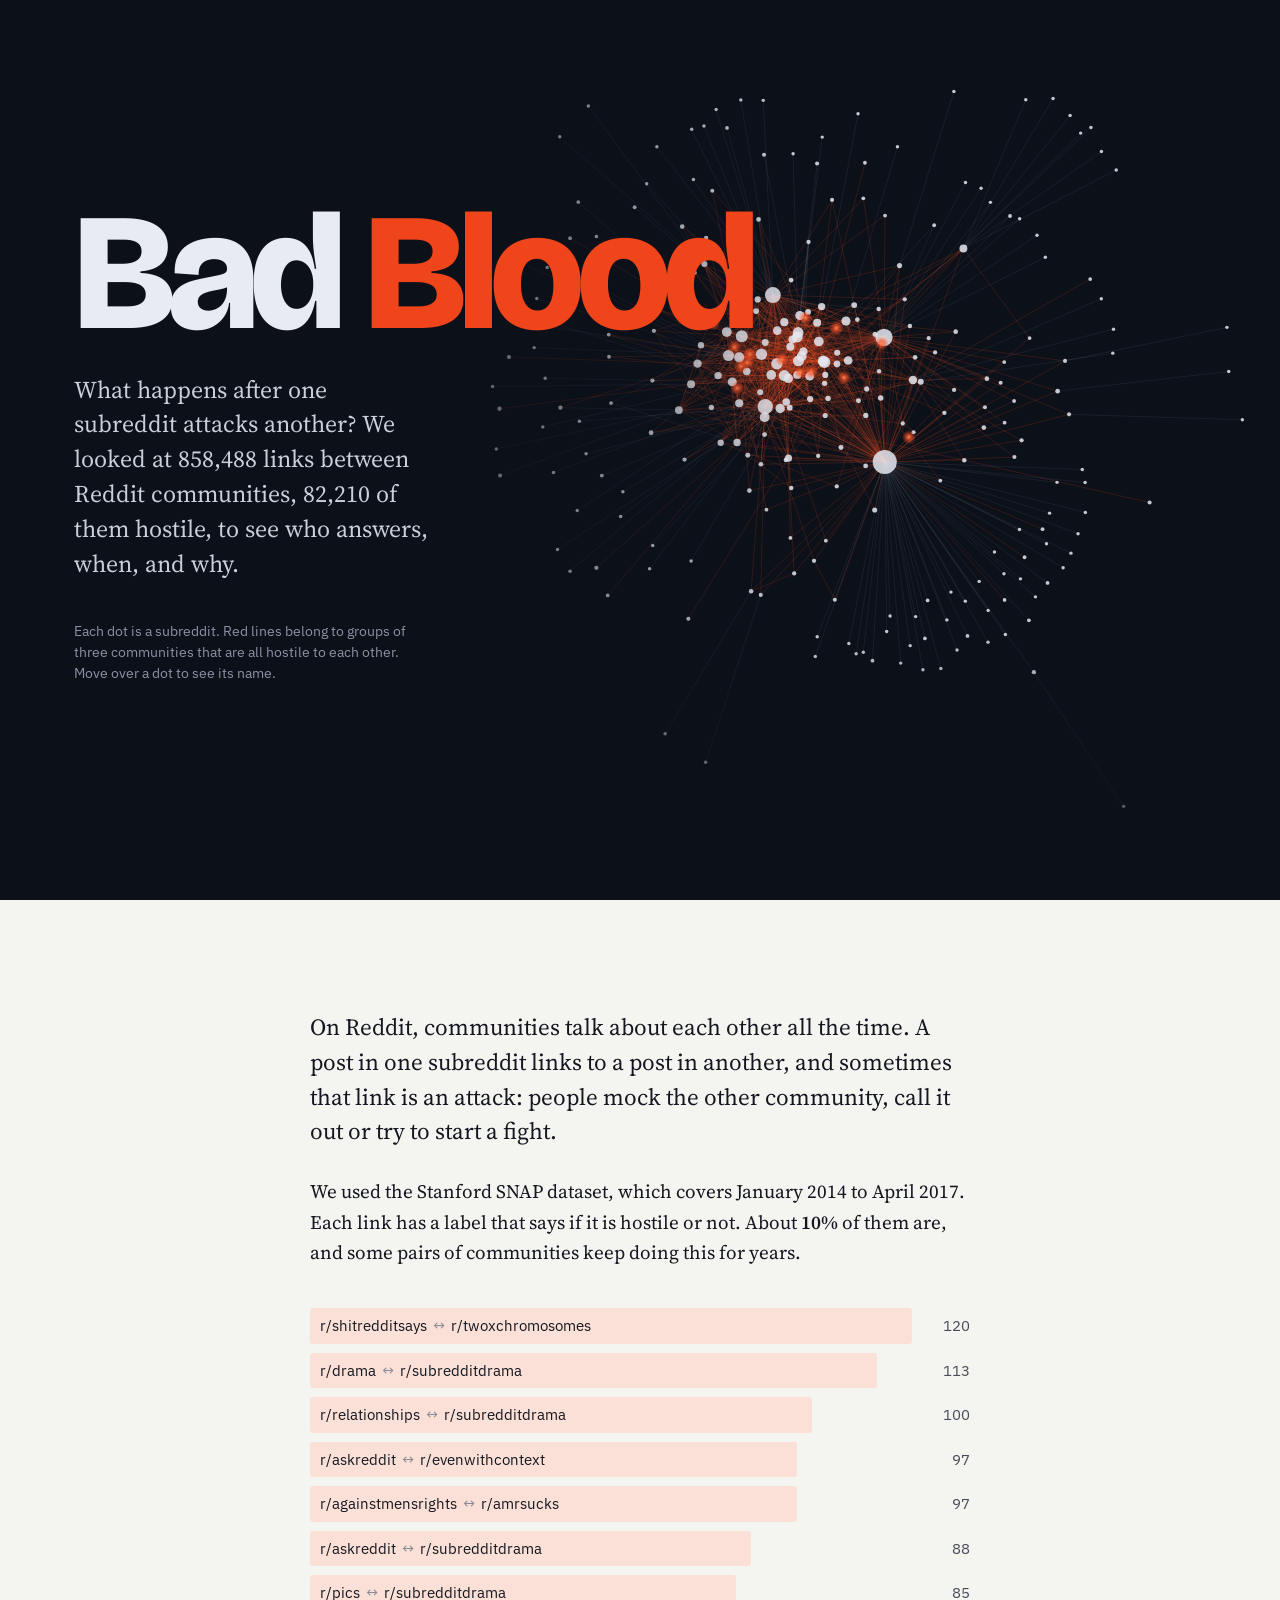
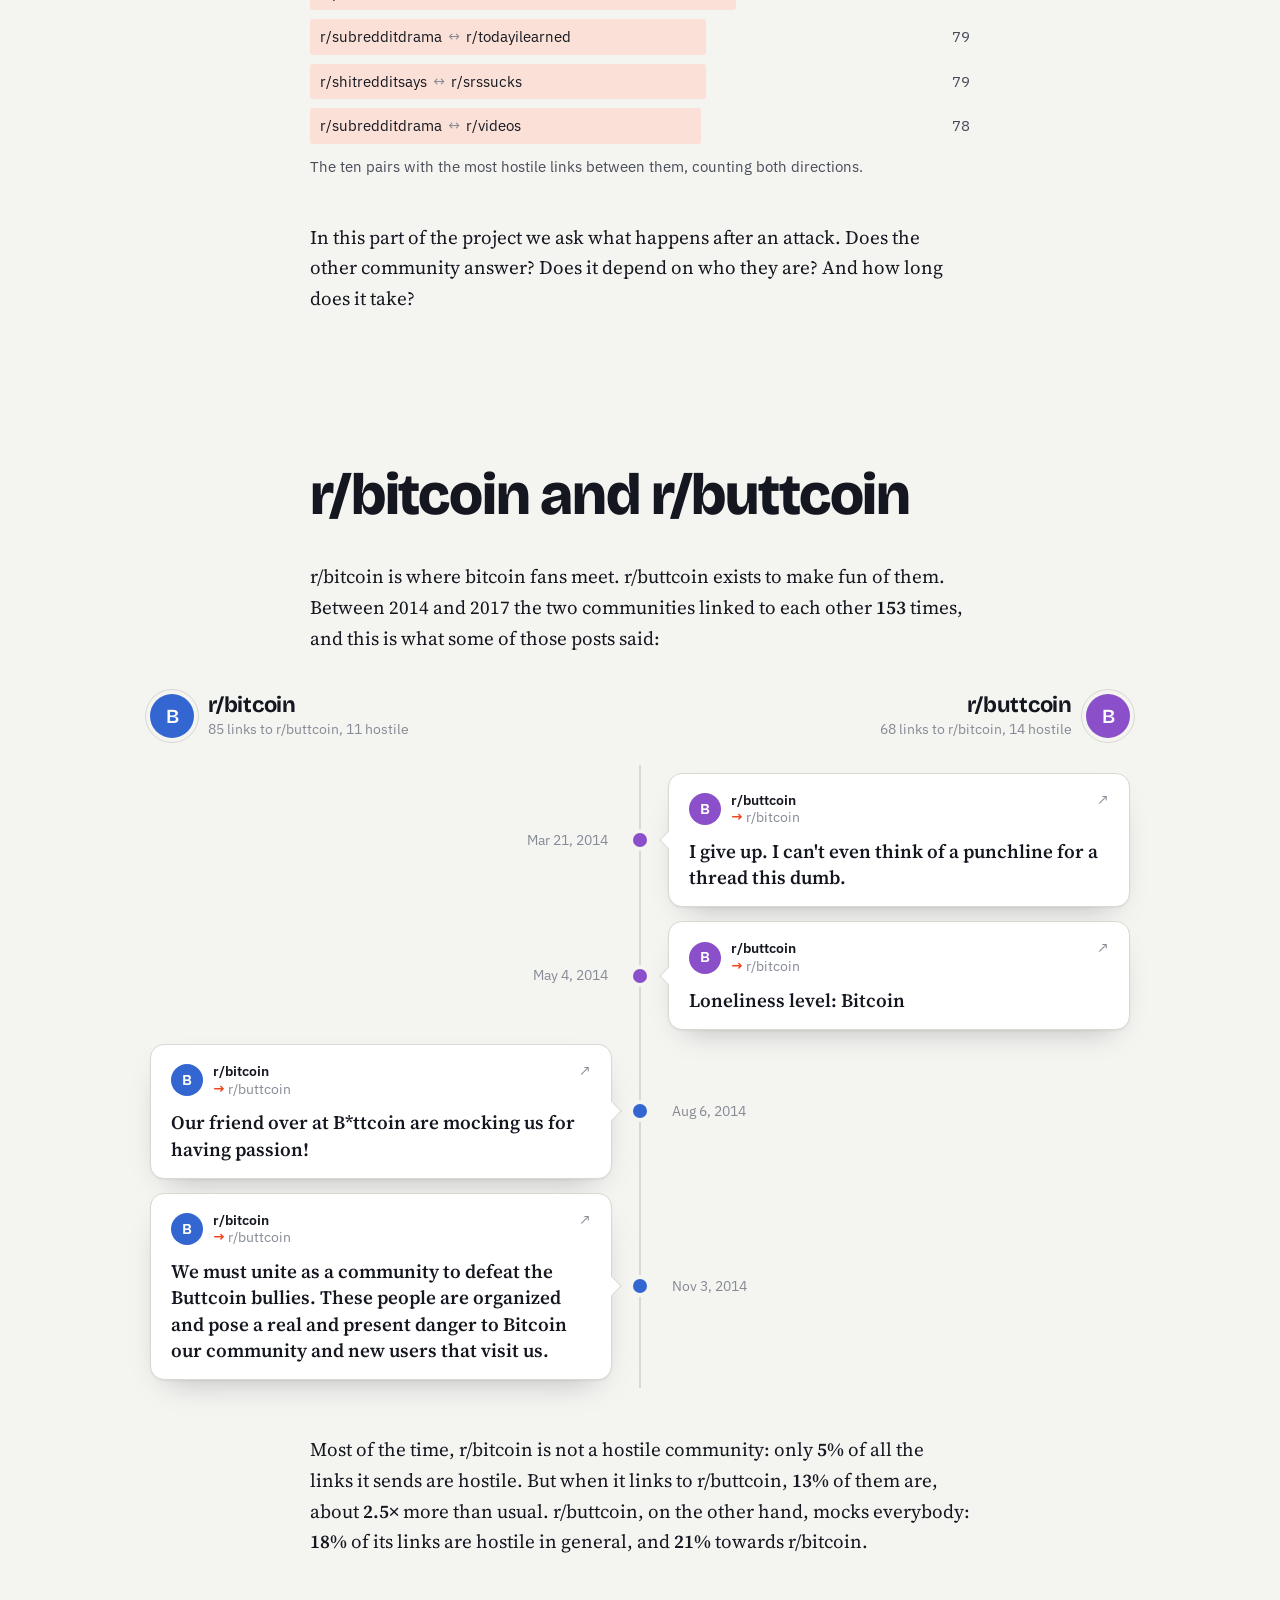
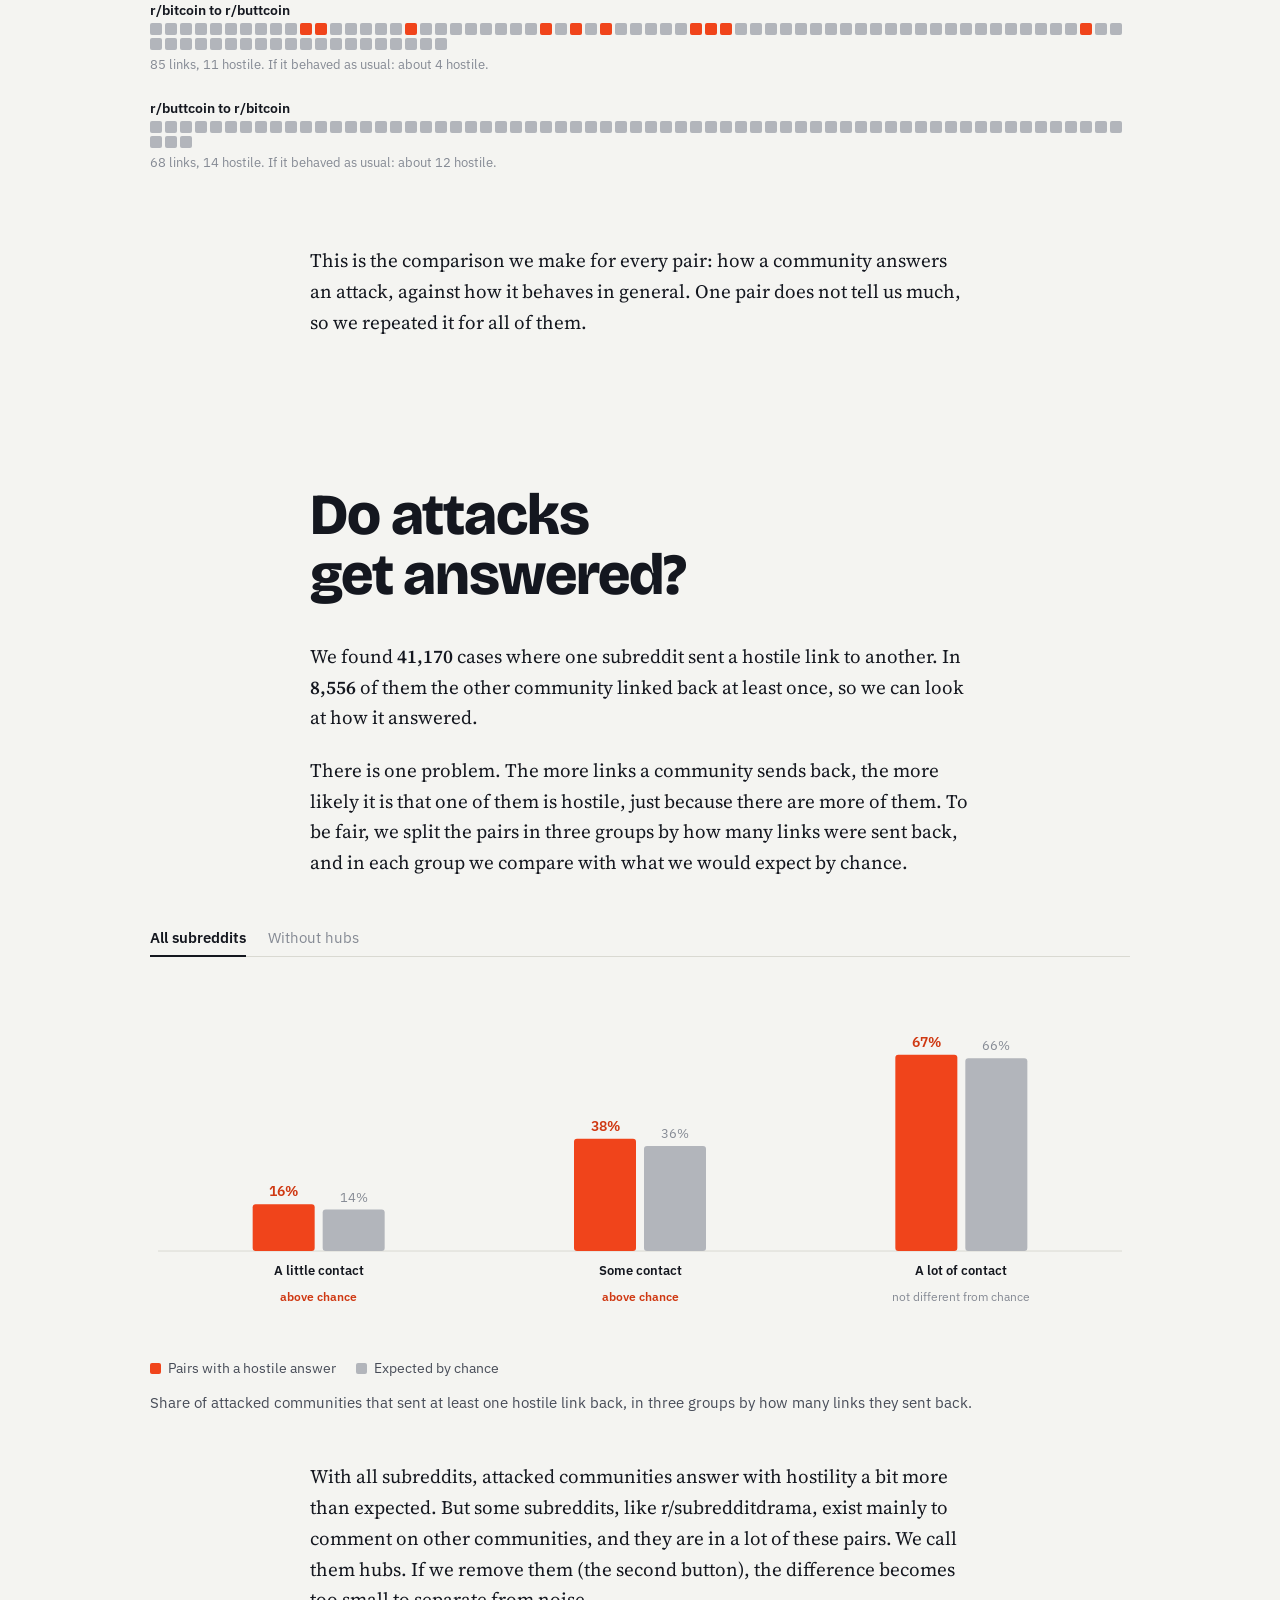
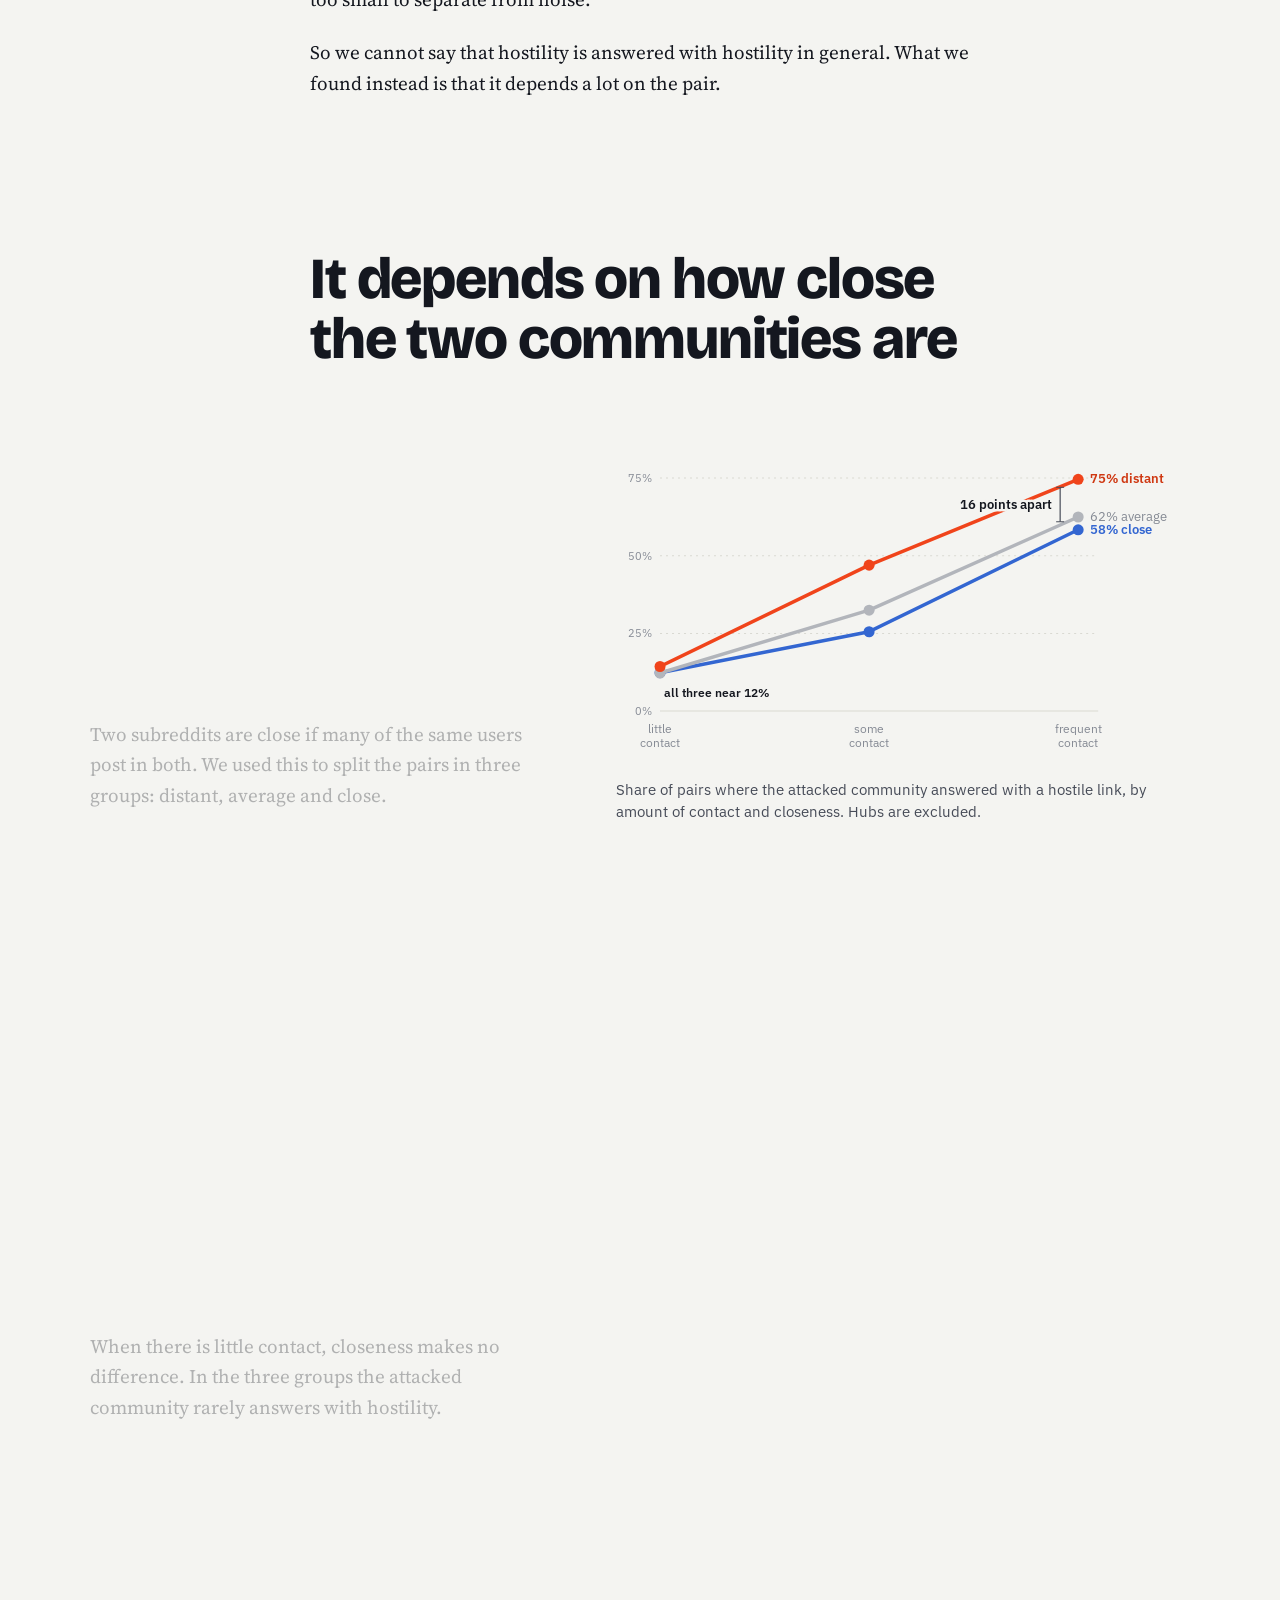
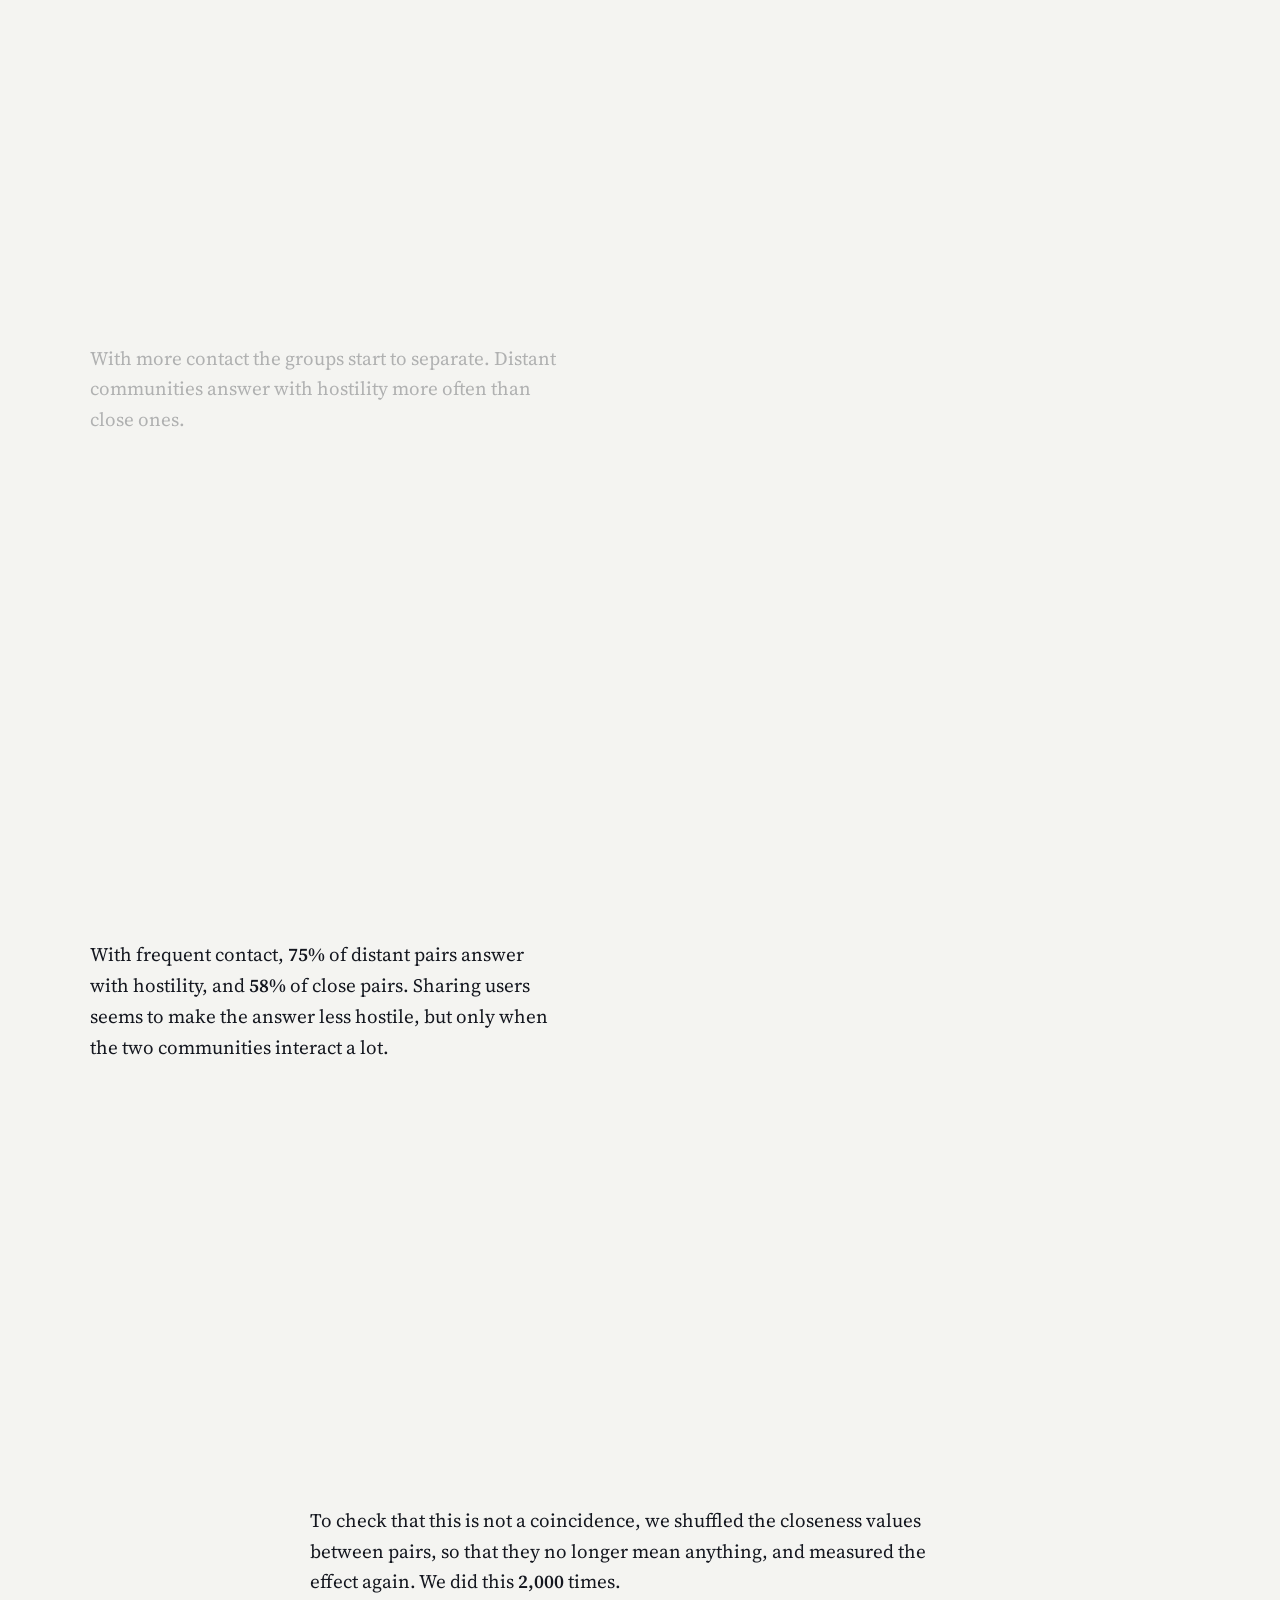
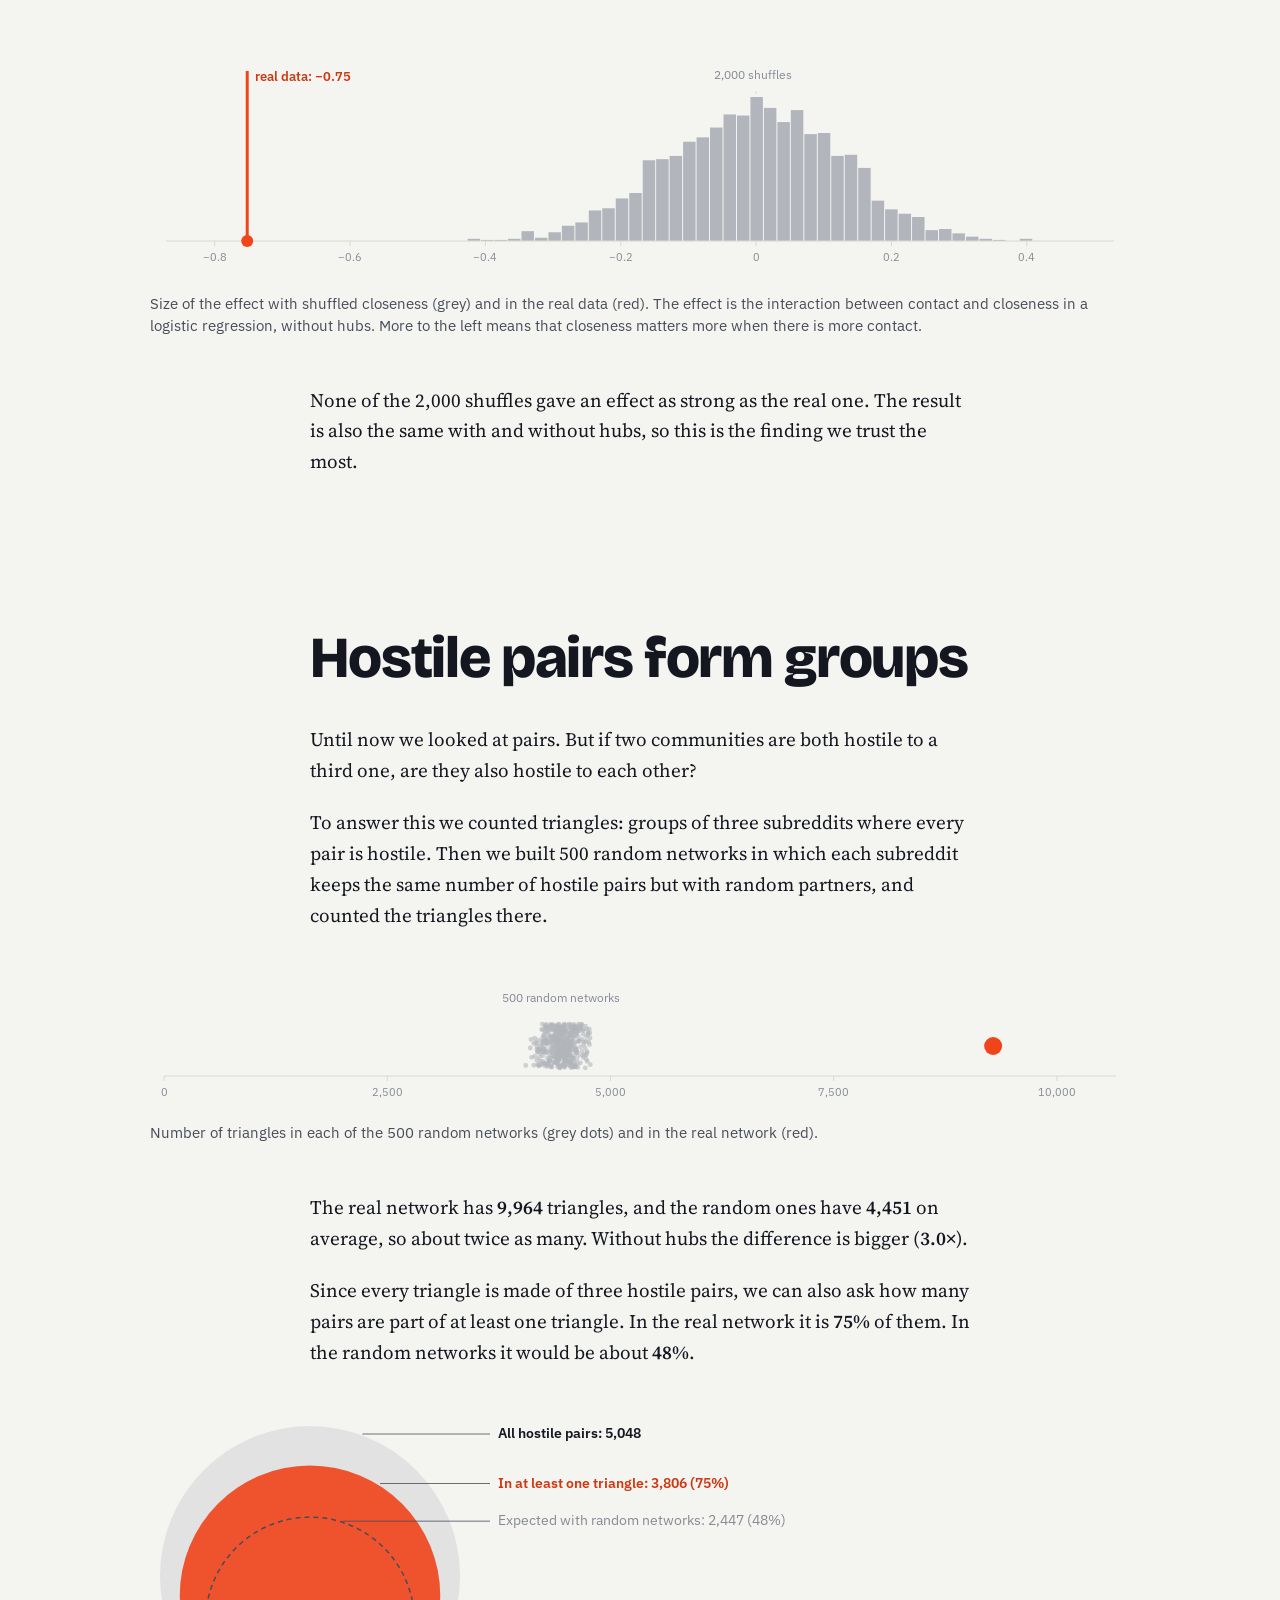
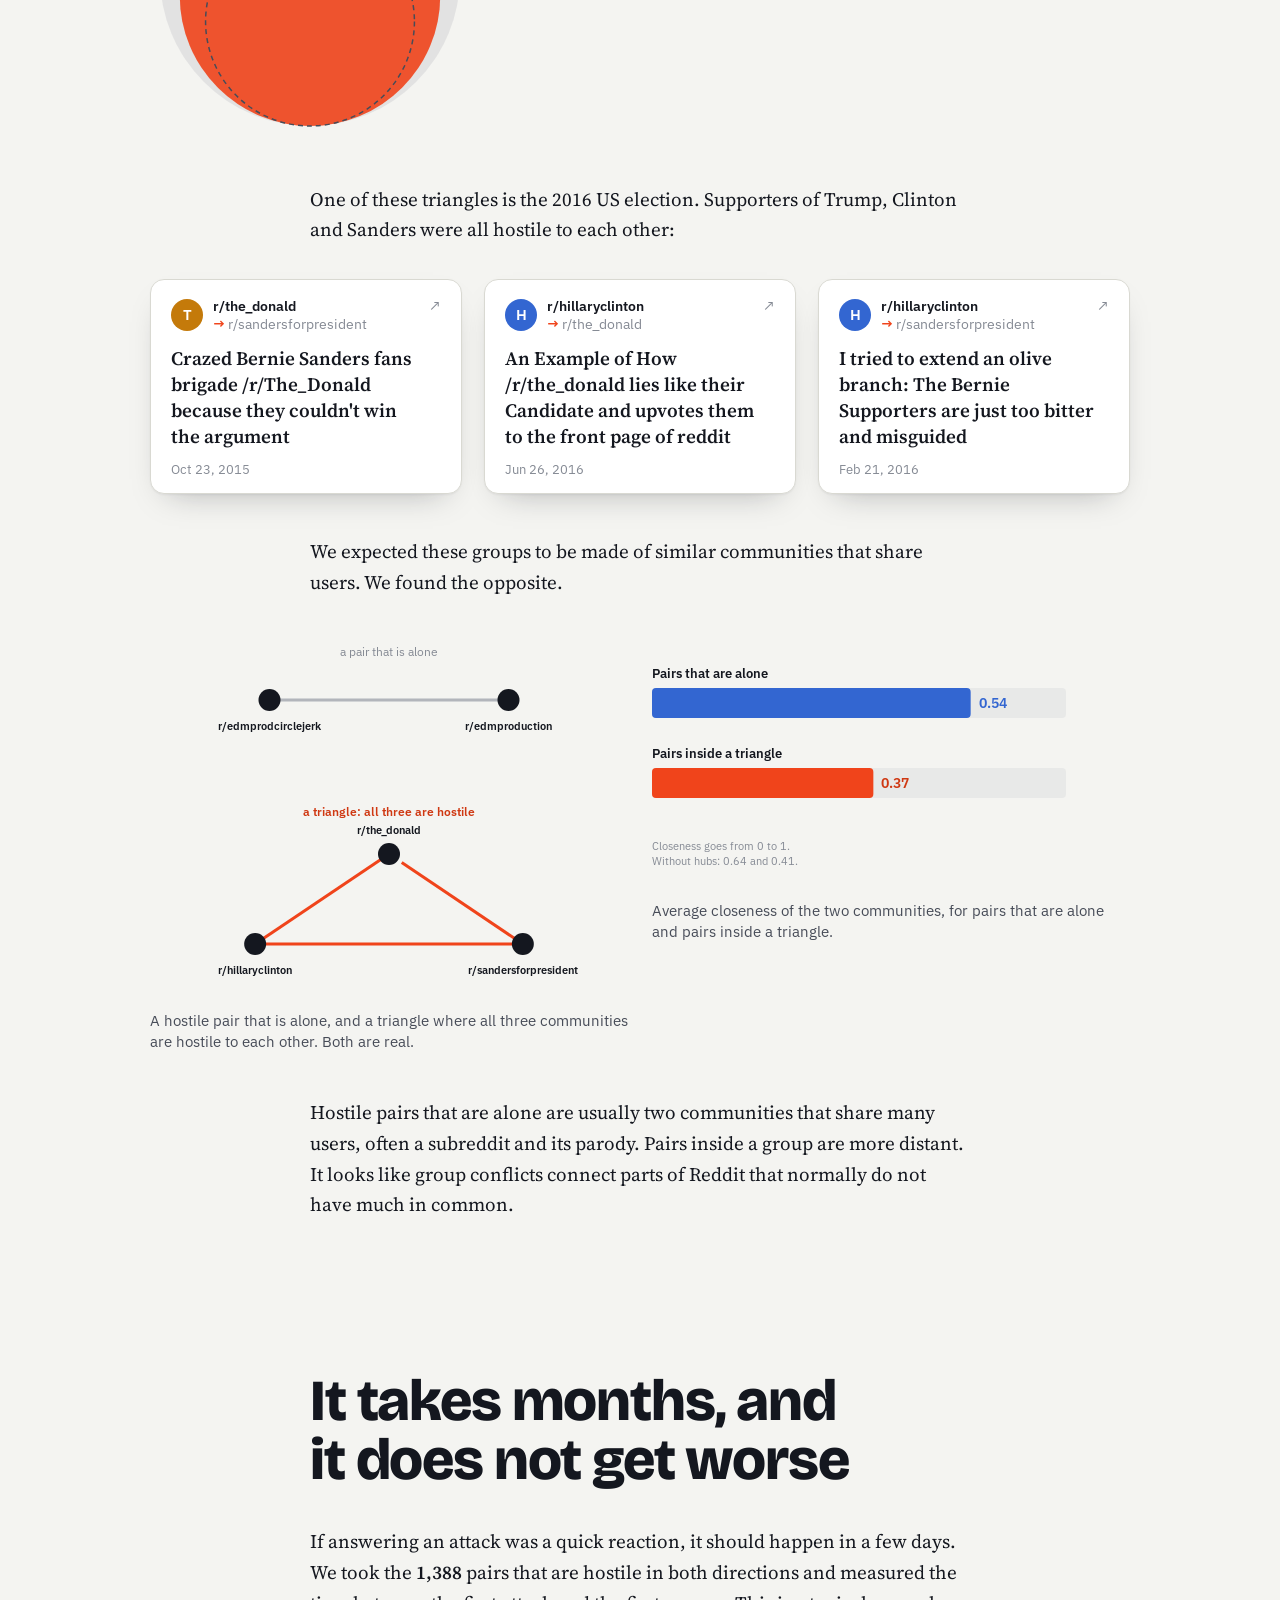
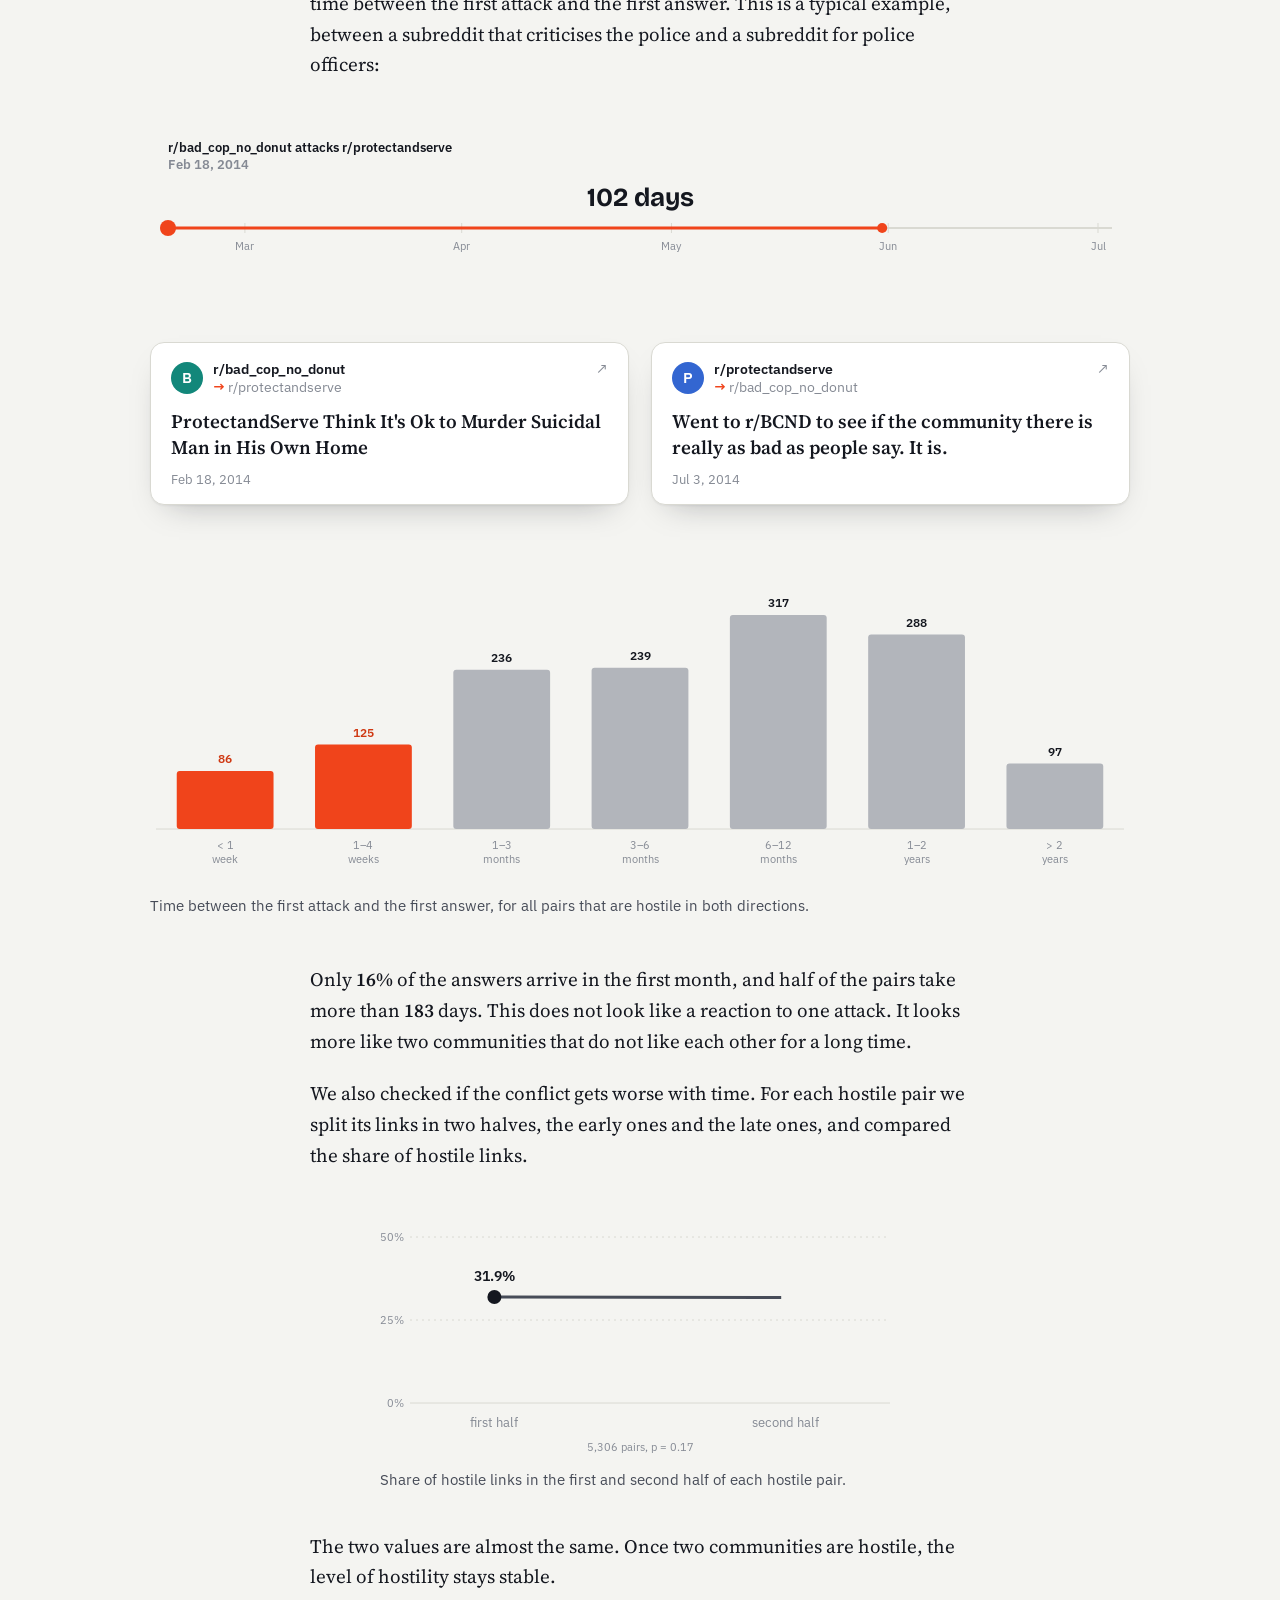
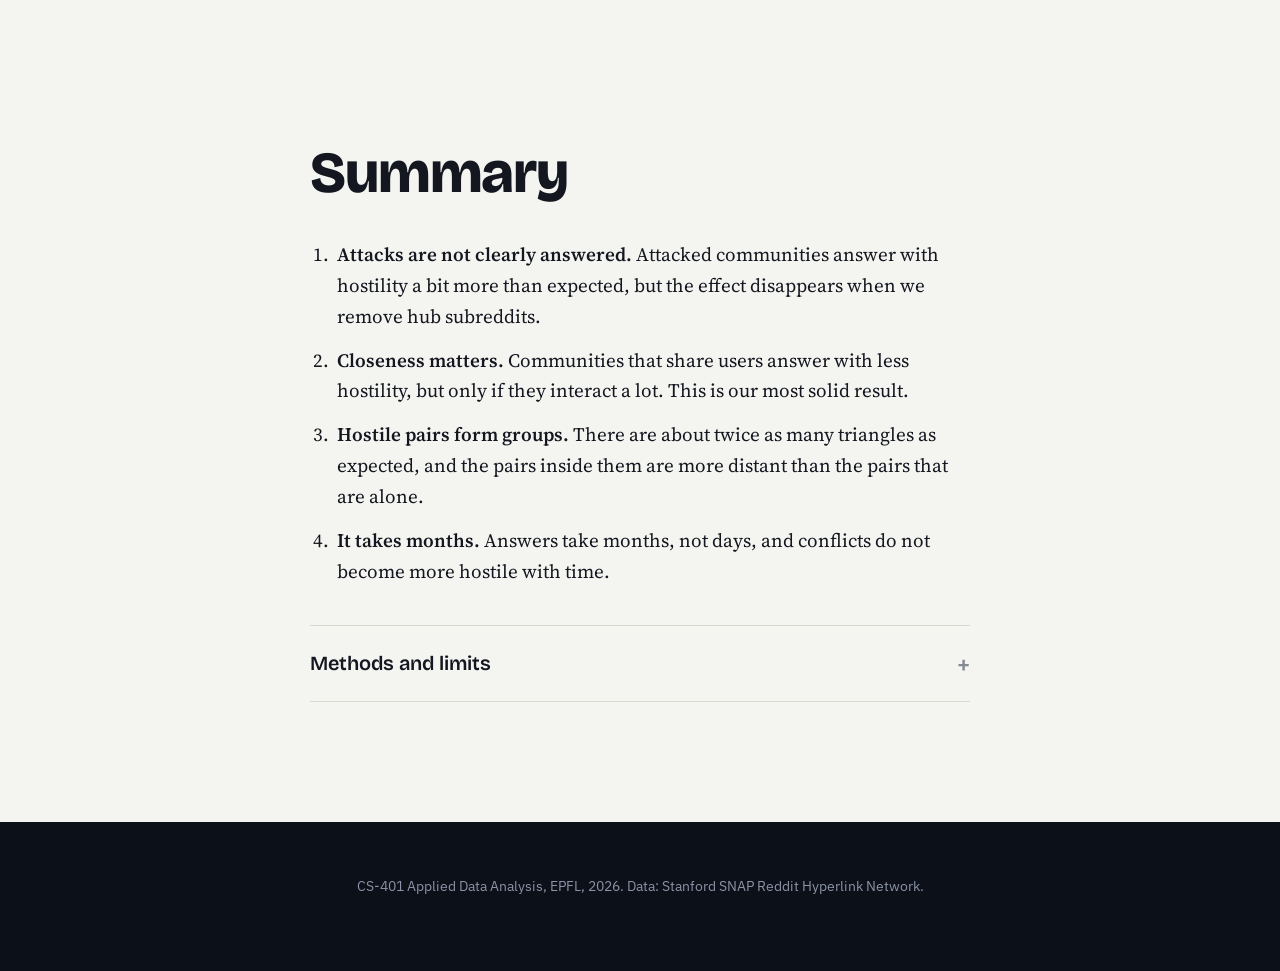
<file: index.html>
<!doctype html>
<html lang="en">
<head>
<meta charset="utf-8">
<meta name="viewport" content="width=device-width, initial-scale=1, viewport-fit=cover">
<title>Bad Blood</title>
<meta name="description" content="What happens after one subreddit attacks another. A study of 858,488 links between Reddit communities.">
<link rel="preconnect" href="https://fonts.googleapis.com">
<link rel="preconnect" href="https://fonts.gstatic.com" crossorigin>
<link rel="stylesheet" href="https://fonts.googleapis.com/css2?family=Bricolage+Grotesque:opsz,wght@12..96,400;12..96,600;12..96,800&family=IBM+Plex+Sans:wght@400;500;600&family=Source+Serif+4:ital,opsz,wght@0,8..60,400;0,8..60,600;1,8..60,400&display=swap">
<link rel="stylesheet" href="style.css?v=7">
<script>document.documentElement.classList.add('js');</script>
</head>
<body>

<div class="progress" aria-hidden="true"><div class="progress-bar"></div></div>

<header class="hero">
  <canvas id="net" aria-label="Network of subreddits connected by hostile links"></canvas>
  <div class="hero-inner">
    <h1>Bad <span class="hot-text">Blood</span></h1>
    <p class="dek">What happens after one subreddit attacks another? We looked at 858,488 links between Reddit communities, 82,210 of them hostile, to see who answers, when, and why.</p>
    <p class="hero-hint">Each dot is a subreddit. Red lines belong to groups of three communities that are all hostile to each other.<span class="desk-only"> Move over a dot to see its name.</span></p>
  </div>
</header>

<main>

<section id="intro" class="prose">
  <p class="lead reveal">On Reddit, communities talk about each other all the time. A post in one subreddit links to a post in another, and sometimes that link is an attack: people mock the other community, call it out or try to start a fight.</p>
  <p class="reveal">We used the Stanford SNAP dataset, which covers January 2014 to April 2017. Each link has a label that says if it is hostile or not. About <b data-k="totals.neg_share" data-f="pct0">–</b> of them are, and some pairs of communities keep doing this for years.</p>
  <figure class="feuds reveal">
    <ol id="feuds"></ol>
    <figcaption>The ten pairs with the most hostile links between them, counting both directions.</figcaption>
  </figure>
  <p class="reveal">In this part of the project we ask what happens after an attack. Does the other community answer? Does it depend on who they are? And how long does it take?</p>
</section>

<section id="hook" class="chapter">
  <div class="chapter-head reveal">
    <h2>r/bitcoin and r/buttcoin</h2>
  </div>
  <div class="prose">
    <p class="reveal">r/bitcoin is where bitcoin fans meet. r/buttcoin exists to make fun of them. Between 2014 and 2017 the two communities linked to each other <b data-k="derived.pair_total" data-f="int">–</b> times, and this is what some of those posts said:</p>
  </div>
  <div class="exchange wide" id="pair-quotes"></div>
  <div class="prose">
    <p class="reveal">Most of the time, r/bitcoin is not a hostile community: only <b data-k="pair_example.base_a" data-f="pct0">–</b> of all the links it sends are hostile. But when it links to r/buttcoin, <b data-k="derived.pair_share_a" data-f="pct0">–</b> of them are, about <b data-k="derived.pair_ratio_a" data-f="x1">–</b> more than usual. r/buttcoin, on the other hand, mocks everybody: <b data-k="pair_example.base_b" data-f="pct0">–</b> of its links are hostile in general, and <b data-k="derived.pair_share_b" data-f="pct0">–</b> towards r/bitcoin.</p>
  </div>
  <figure class="wide reveal" id="hook-fig"></figure>
  <p class="prose reveal">This is the comparison we make for every pair: how a community answers an attack, against how it behaves in general. One pair does not tell us much, so we repeated it for all of them.</p>
</section>

<section id="ch1" class="chapter">
  <div class="chapter-head reveal">
    <h2>Do attacks get answered?</h2>
  </div>
  <div class="prose">
    <p class="reveal">We found <b data-k="n_forward_hostile" data-f="int">–</b> cases where one subreddit sent a hostile link to another. In <b data-k="n_checkable" data-f="int">–</b> of them the other community linked back at least once, so we can look at how it answered.</p>
    <p class="reveal">There is one problem. The more links a community sends back, the more likely it is that one of them is hostile, just because there are more of them. To be fair, we split the pairs in three groups by how many links were sent back, and in each group we compare with what we would expect by chance.</p>
  </div>
  <figure class="wide reveal" id="ch1-fig">
    <div class="toggle" role="tablist" aria-label="Which subreddits to include">
      <button role="tab" aria-selected="true" data-set="all">All subreddits</button>
      <button role="tab" aria-selected="false" data-set="clean">Without hubs</button>
    </div>
    <div class="chart" id="bars"></div>
    <div class="legend"><span><i class="sw hot"></i>Pairs with a hostile answer</span><span><i class="sw neutral"></i>Expected by chance</span></div>
    <figcaption>Share of attacked communities that sent at least one hostile link back, in three groups by how many links they sent back.</figcaption>
  </figure>
  <div class="prose">
    <p class="reveal">With all subreddits, attacked communities answer with hostility a bit more than expected. But some subreddits, like r/subredditdrama, exist mainly to comment on other communities, and they are in a lot of these pairs. We call them hubs. If we remove them (the second button), the difference becomes too small to separate from noise.</p>
    <p class="reveal callout-line">So we cannot say that hostility is answered with hostility in general. What we found instead is that it depends a lot on the pair.</p>
  </div>
</section>

<section id="ch2" class="chapter">
  <div class="chapter-head reveal">
    <h2>It depends on how close the two communities are</h2>
  </div>
  <div class="scrolly">
    <div class="scrolly-graphic"><div class="chart" id="lines"></div>
      <p class="figcap">Share of pairs where the attacked community answered with a hostile link, by amount of contact and closeness. Hubs are excluded.</p>
    </div>
    <div class="scrolly-steps">
      <div class="step" data-step="0"><p>Two subreddits are close if many of the same users post in both. We used this to split the pairs in three groups: distant, average and close.</p></div>
      <div class="step" data-step="1"><p>When there is little contact, closeness makes no difference. In the three groups the attacked community rarely answers with hostility.</p></div>
      <div class="step" data-step="2"><p>With more contact the groups start to separate. Distant communities answer with hostility more often than close ones.</p></div>
      <div class="step" data-step="3"><p>With frequent contact, <b data-k="derived.dist_end" data-f="pct0">–</b> of distant pairs answer with hostility, and <b data-k="derived.close_end" data-f="pct0">–</b> of close pairs. Sharing users seems to make the answer less hostile, but only when the two communities interact a lot.</p></div>
    </div>
  </div>
  <div class="prose">
    <p class="reveal">To check that this is not a coincidence, we shuffled the closeness values between pairs, so that they no longer mean anything, and measured the effect again. We did this <b data-k="permutation.n_draws" data-f="int">–</b> times.</p>
  </div>
  <figure class="wide reveal" id="perm-fig">
    <div class="chart" id="perm"></div>
    <figcaption>Size of the effect with shuffled closeness (grey) and in the real data (red). The effect is the interaction between contact and closeness in a logistic regression, without hubs. More to the left means that closeness matters more when there is more contact.</figcaption>
  </figure>
  <div class="prose">
    <p class="reveal callout-line" id="perm-sentence"></p>
  </div>
</section>

<section id="ch3" class="chapter">
  <div class="chapter-head reveal">
    <h2>Hostile pairs form groups</h2>
  </div>
  <div class="prose">
    <p class="reveal">Until now we looked at pairs. But if two communities are both hostile to a third one, are they also hostile to each other?</p>
    <p class="reveal">To answer this we counted triangles: groups of three subreddits where every pair is hostile. Then we built 500 random networks in which each subreddit keeps the same number of hostile pairs but with random partners, and counted the triangles there.</p>
  </div>
  <figure class="wide reveal" id="tri-fig">
    <div class="chart" id="tri-strip"></div>
    <figcaption>Number of triangles in each of the 500 random networks (grey dots) and in the real network (red).</figcaption>
  </figure>
  <div class="prose">
    <p class="reveal">The real network has <b data-k="triangles.observed" data-f="int">–</b> triangles, and the random ones have <b data-k="triangles.null_mean" data-f="int">–</b> on average, so about twice as many. Without hubs the difference is bigger (<b data-k="derived.tri_ratio_clean" data-f="x1">–</b>).</p>
    <p class="reveal">Since every triangle is made of three hostile pairs, we can also ask how many pairs are part of at least one triangle. In the real network it is <b data-k="derived.in_tri_share" data-f="pct0">–</b> of them. In the random networks it would be about <b data-k="derived.in_tri_null_share" data-f="pct0">–</b>.</p>
  </div>
  <figure class="wide reveal" id="nested-fig"></figure>
  <div class="prose">
    <p class="reveal">One of these triangles is the 2016 US election. Supporters of Trump, Clinton and Sanders were all hostile to each other:</p>
  </div>
  <div class="posts three wide" id="tri-example"></div>
  <div class="prose">
    <p class="reveal">We expected these groups to be made of similar communities that share users. We found the opposite.</p>
  </div>
  <div class="duo">
    <figure class="reveal" id="net-examples"></figure>
    <figure class="reveal" id="clique-prox"></figure>
  </div>
  <div class="prose">
    <p class="reveal callout-line">Hostile pairs that are alone are usually two communities that share many users, often a subreddit and its parody. Pairs inside a group are more distant. It looks like group conflicts connect parts of Reddit that normally do not have much in common.</p>
  </div>
</section>

<section id="ch4" class="chapter">
  <div class="chapter-head reveal">
    <h2>It takes months, and it does not get worse</h2>
  </div>
  <div class="prose">
    <p class="reveal">If answering an attack was a quick reaction, it should happen in a few days. We took the <b data-k="lags.n" data-f="int">–</b> pairs that are hostile in both directions and measured the time between the first attack and the first answer. This is a typical example, between a subreddit that criticises the police and a subreddit for police officers:</p>
  </div>
  <figure class="wide reveal" id="timeline-fig"></figure>
  <figure class="wide reveal" id="lag-fig">
    <div class="chart" id="lags"></div>
    <figcaption>Time between the first attack and the first answer, for all pairs that are hostile in both directions.</figcaption>
  </figure>
  <div class="prose">
    <p class="reveal">Only <b data-k="lags.within30" data-f="pct0">–</b> of the answers arrive in the first month, and half of the pairs take more than <b data-k="lags.median" data-f="int">–</b> days. This does not look like a reaction to one attack. It looks more like two communities that do not like each other for a long time.</p>
    <p class="reveal">We also checked if the conflict gets worse with time. For each hostile pair we split its links in two halves, the early ones and the late ones, and compared the share of hostile links.</p>
  </div>
  <figure class="reveal narrow" id="esc-fig"></figure>
  <div class="prose">
    <p class="reveal callout-line">The two values are almost the same. Once two communities are hostile, the level of hostility stays stable.</p>
  </div>
</section>

<section id="end" class="chapter">
  <div class="chapter-head reveal">
    <h2>Summary</h2>
  </div>
  <div class="prose">
    <ol class="summary reveal">
      <li><b>Attacks are not clearly answered.</b> Attacked communities answer with hostility a bit more than expected, but the effect disappears when we remove hub subreddits.</li>
      <li><b>Closeness matters.</b> Communities that share users answer with less hostility, but only if they interact a lot. This is our most solid result.</li>
      <li><b>Hostile pairs form groups.</b> There are about twice as many triangles as expected, and the pairs inside them are more distant than the pairs that are alone.</li>
      <li><b>It takes months.</b> Answers take months, not days, and conflicts do not become more hostile with time.</li>
    </ol>
  </div>

  <div class="prose">
    <details class="methods reveal">
      <summary>Methods and limits</summary>
      <dl>
        <dt>Hostile link</dt><dd>The label given by SNAP (link_sentiment = &minus;1). Dataset from Kumar et al., <i>Community Interaction and Conflict on the Web</i>, WWW 2018.</dd>
        <dt>Expected by chance</dt><dd>For an attack from A to B, the probability that B sends at least one hostile link back is 1 &minus; (1 &minus; p)<sup>n</sup>. Here p is the share of hostile links among all the links B sends, and n is the number of links B sent back to A.</dd>
        <dt>Hubs</dt><dd>Subreddits that link to at least 100 others and send at least five times more links than they receive.</dd>
        <dt>Closeness</dt><dd>Cosine similarity between the SNAP embeddings of the two subreddits. The embeddings are built from the users that post in each community, not from the links.</dd>
        <dt>Regression</dt><dd>Logistic regression of "B sent a hostile link back" on log(links back), closeness and their interaction. The interaction is <span data-k="model.all.coef" data-f="coef">–</span> with all pairs and <span data-k="model.clean.coef" data-f="coef">–</span> without hubs (p &lt; 0.001 in both).</dd>
        <dt>Triangles</dt><dd>A hostile pair has at least 3 hostile links (<span data-k="triangles.edges" data-f="int">–</span> pairs). The random networks come from a configuration model that keeps the degree of each subreddit.</dd>
        <dt>Early vs. late</dt><dd>Links of each hostile pair split at the median date. Wilcoxon signed-rank test, p = <span data-k="escalation.p" data-f="p">–</span>.</dd>
      </dl>
      <p>Limits: the SNAP label is based on the tone of the post, not on the intention. For small subreddits the share of hostile links is noisy. The part about answers uses pairs with at least one hostile link, and the part about triangles uses pairs with at least three, so they are not the same set of pairs. All of this is observational, so we cannot say that closeness causes less hostility.</p>
    </details>
  </div>
</section>

</main>

<footer class="site-footer">
  <p>CS-401 Applied Data Analysis, EPFL, 2026. Data: Stanford SNAP Reddit Hyperlink Network.</p>
</footer>

<script src="data.js?v=7"></script>
<script src="app.js?v=7"></script>
</body>
</html>
</file>
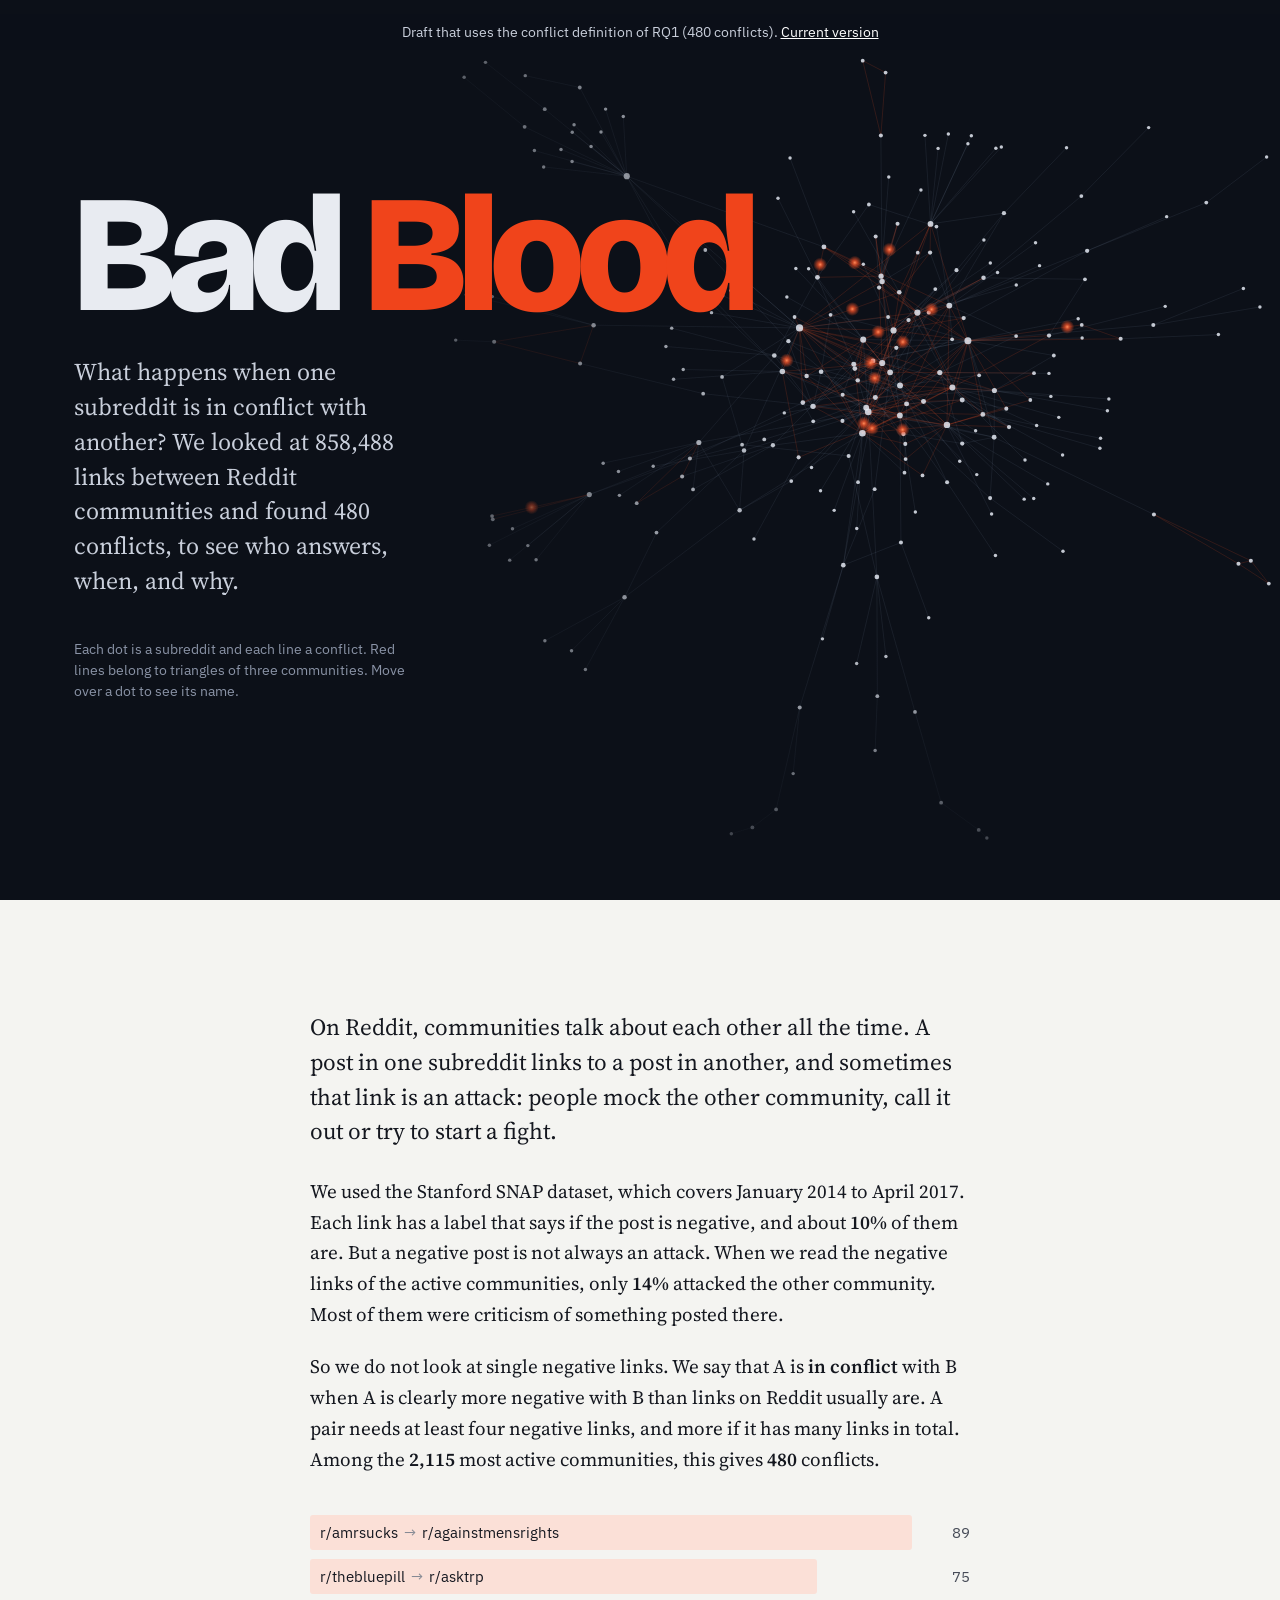
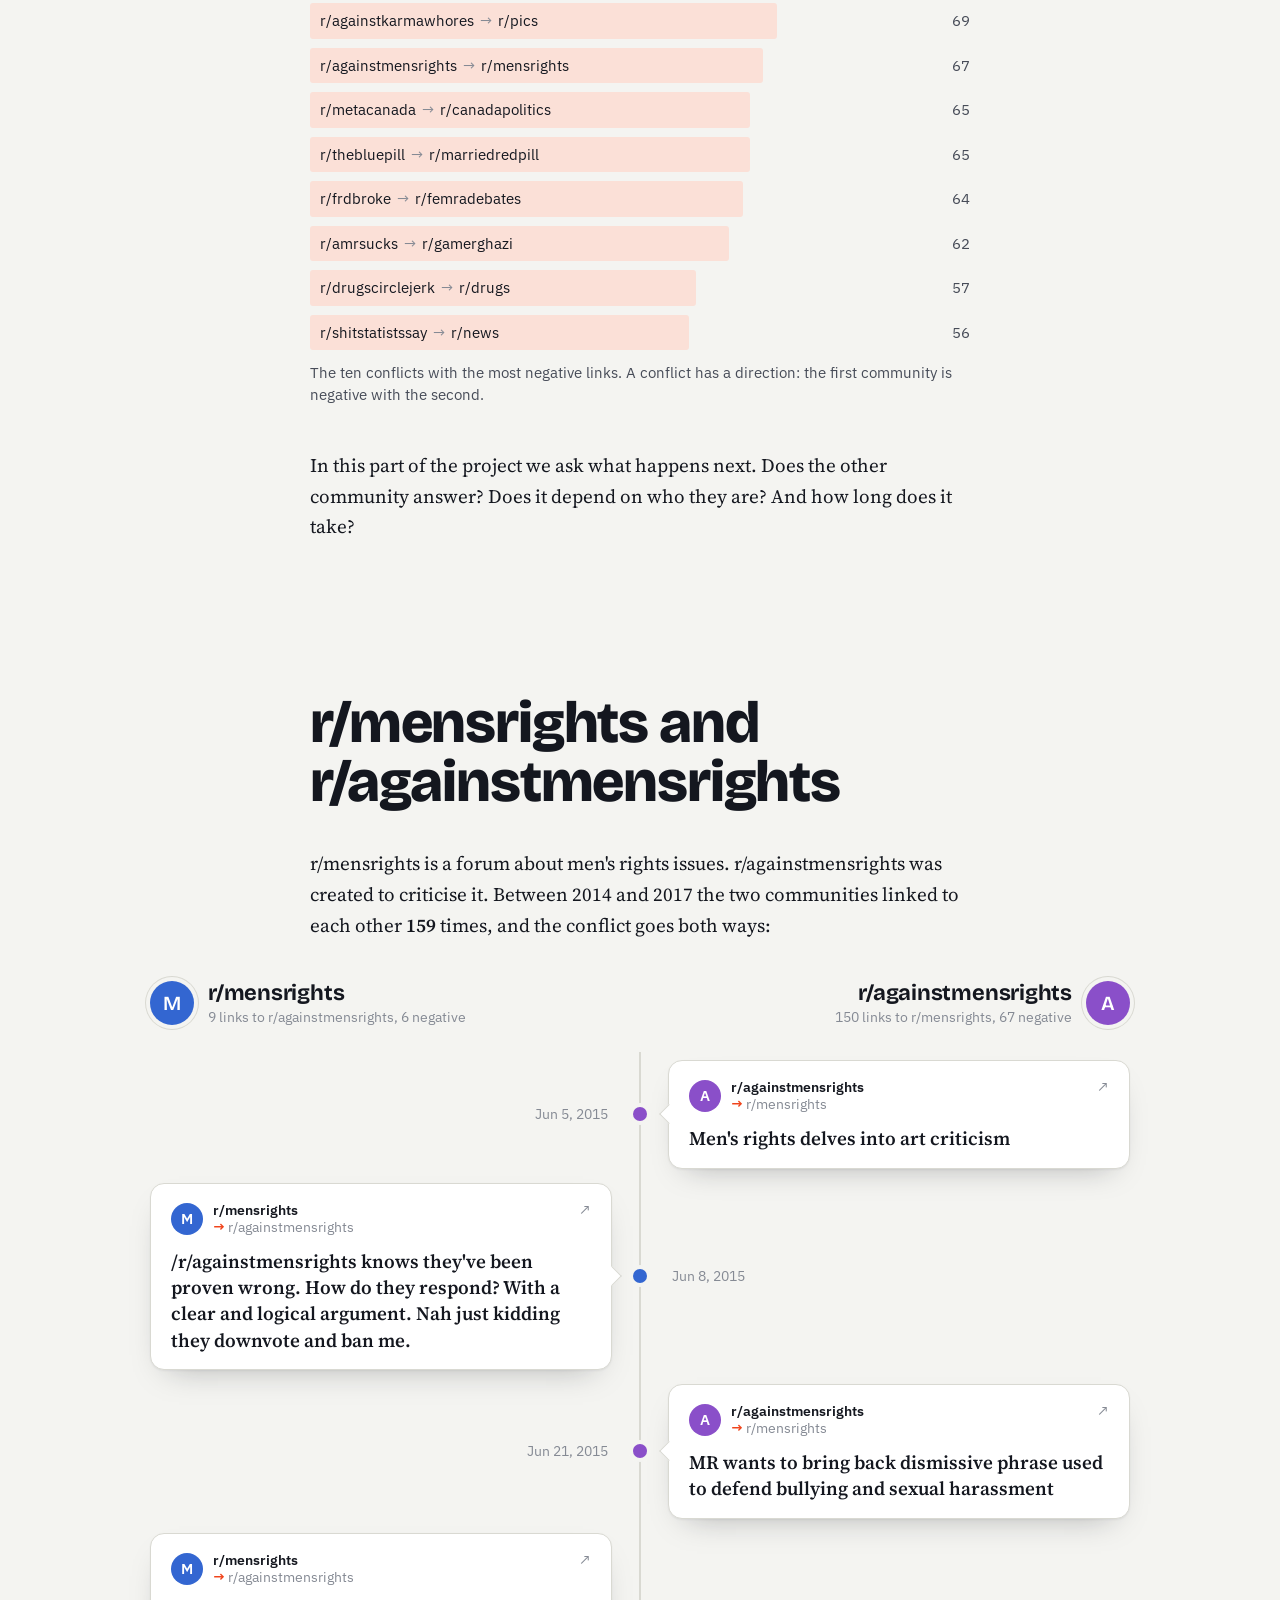
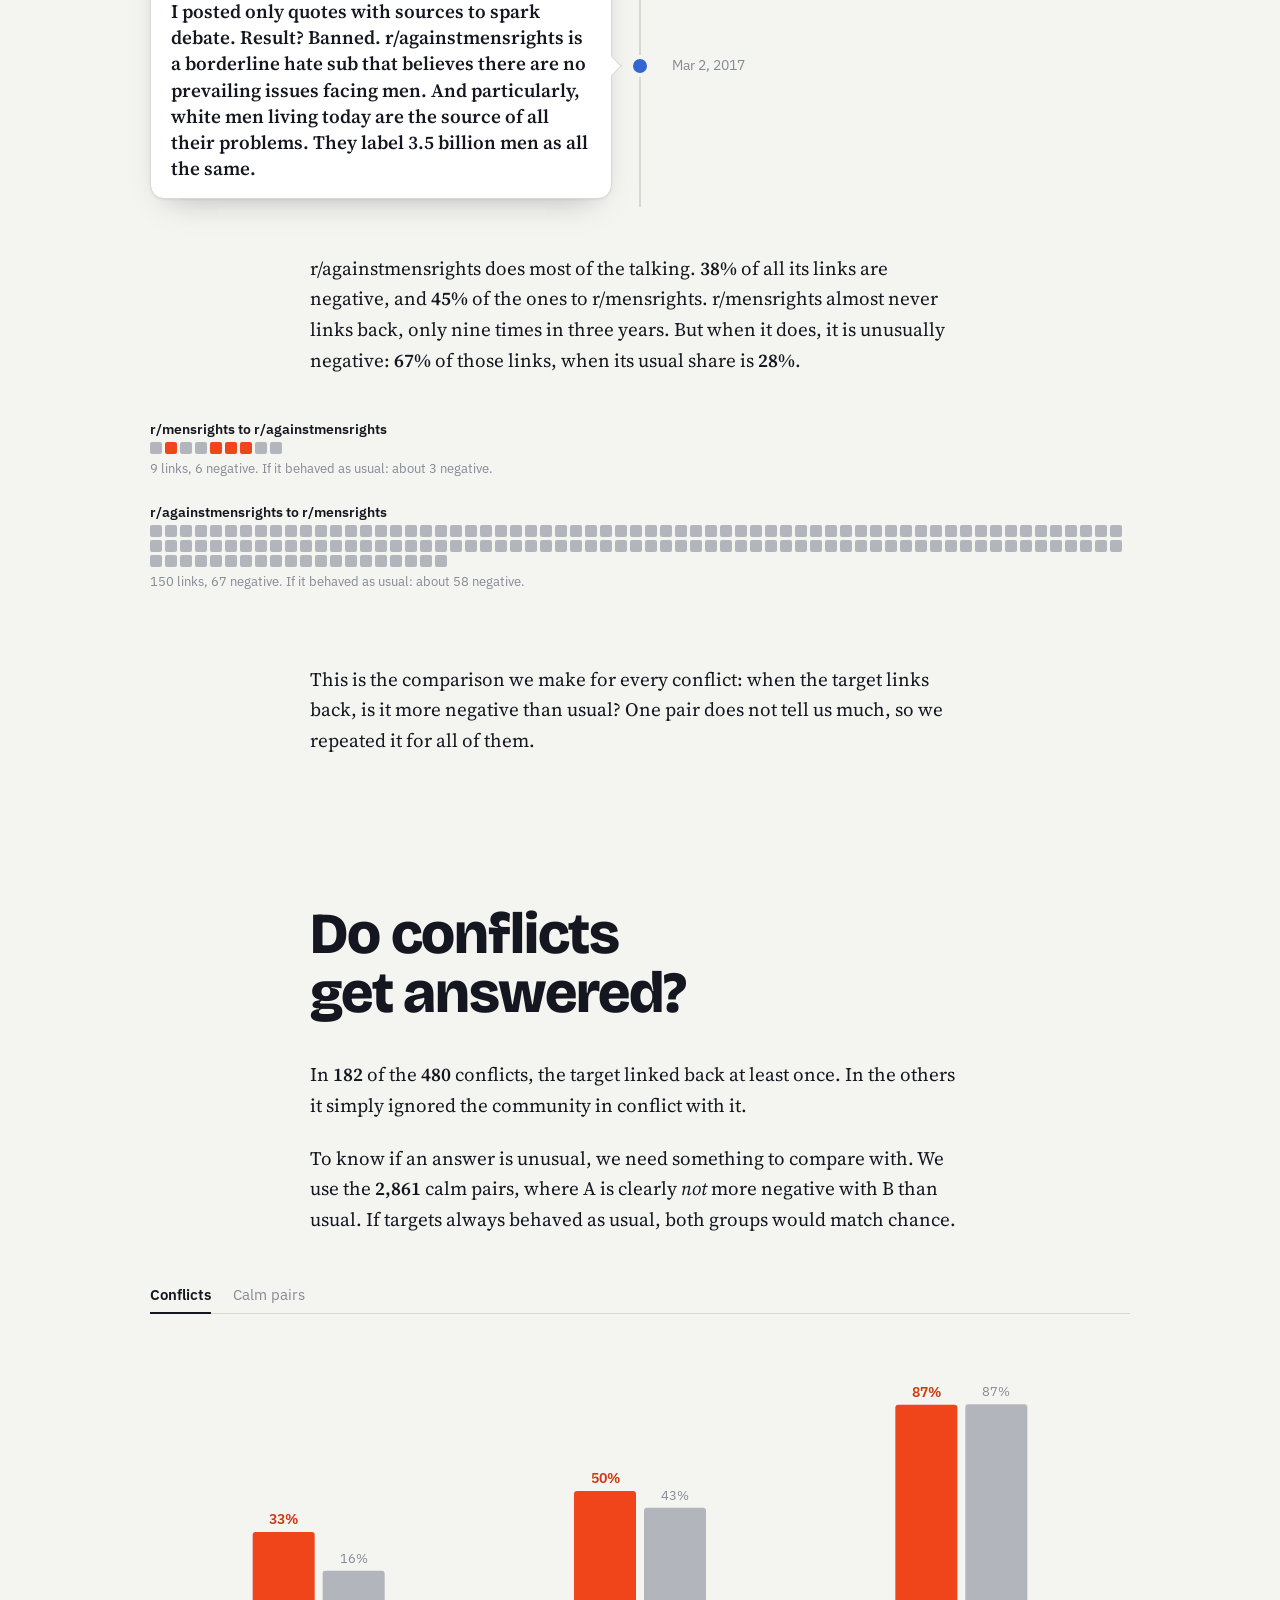
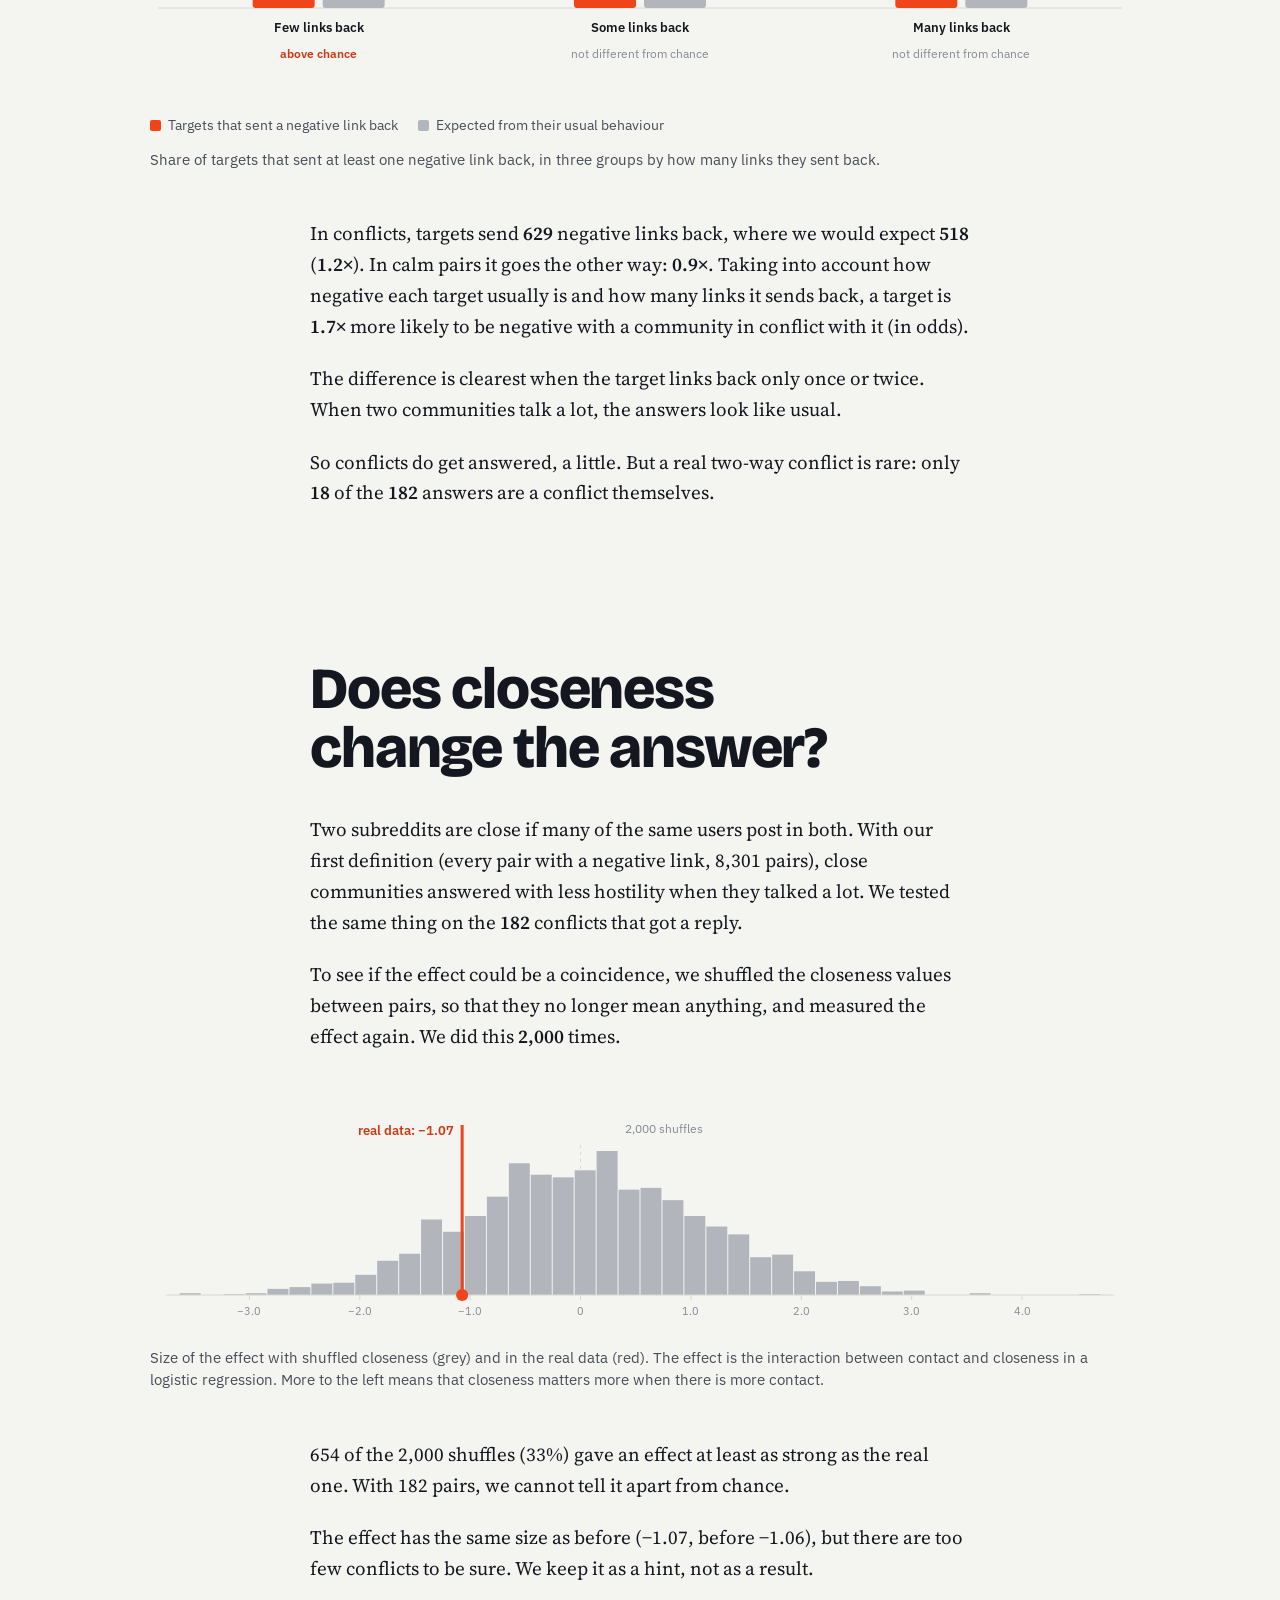
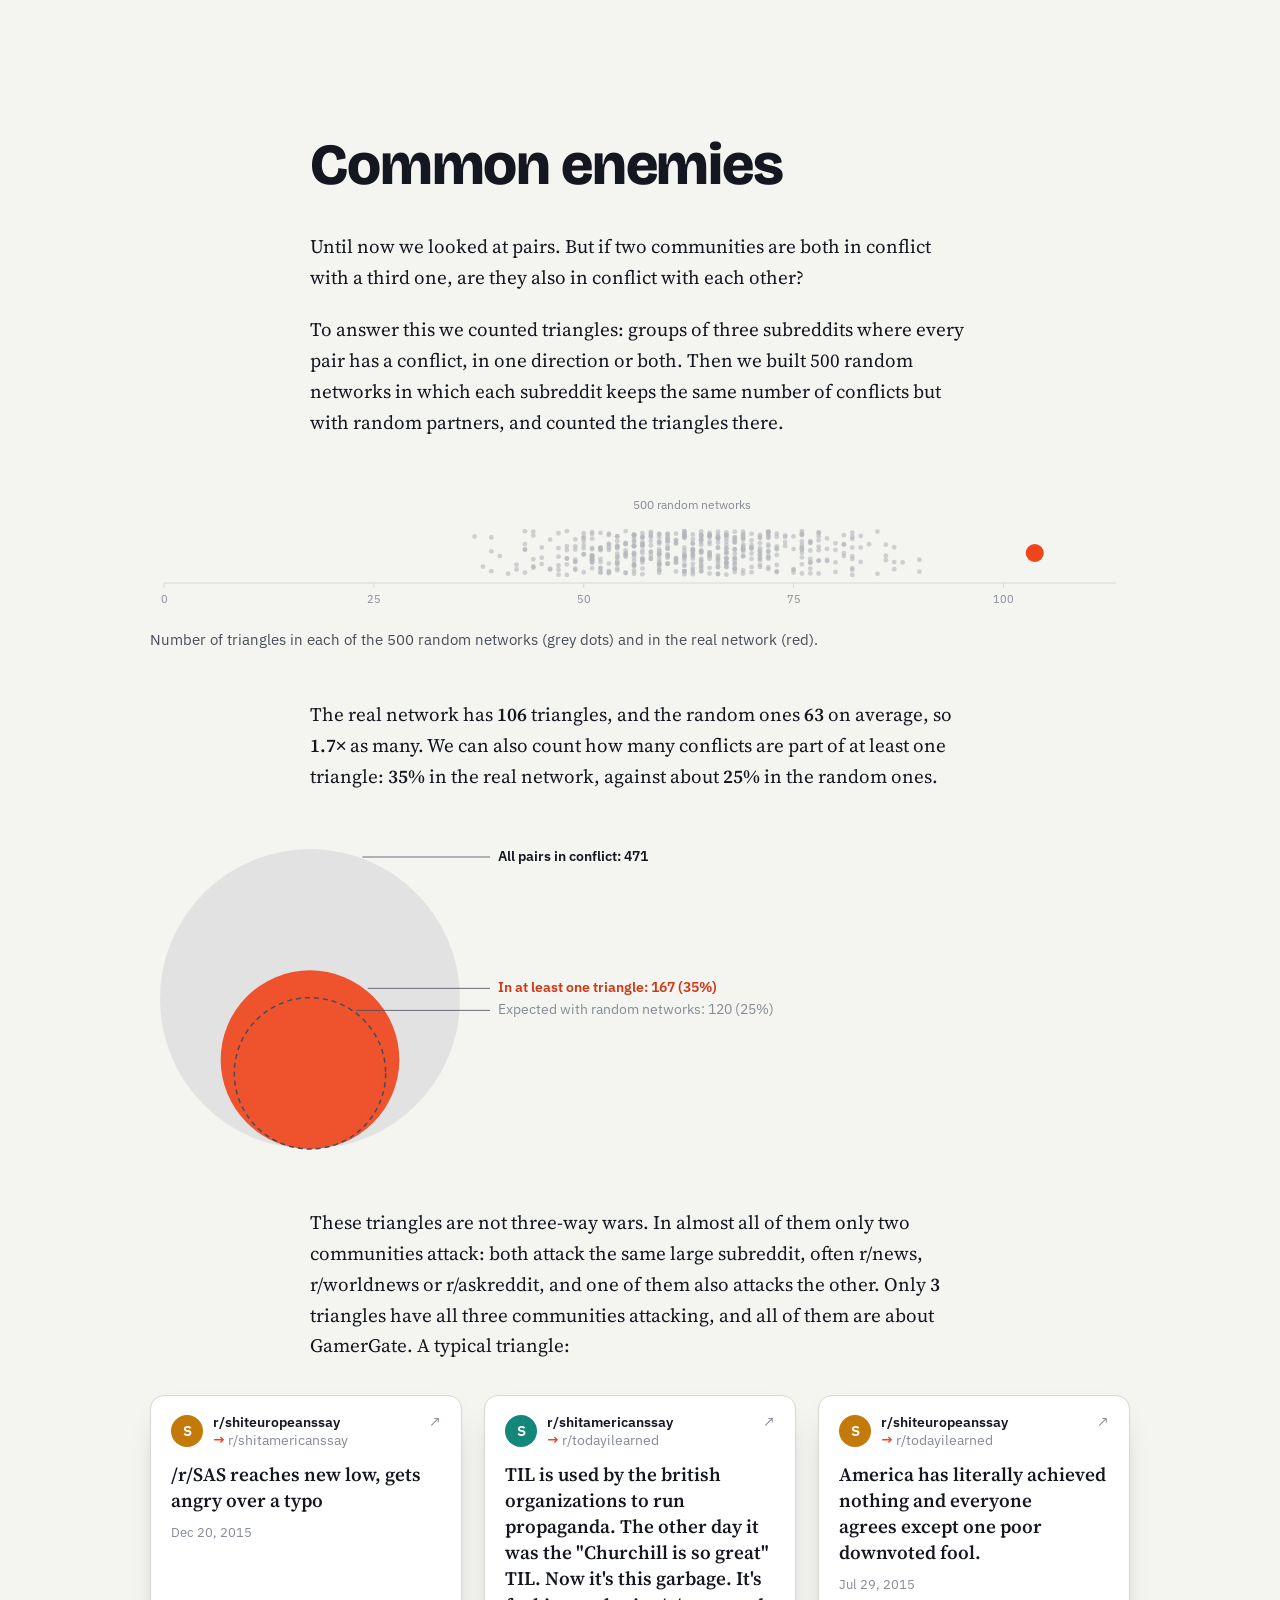
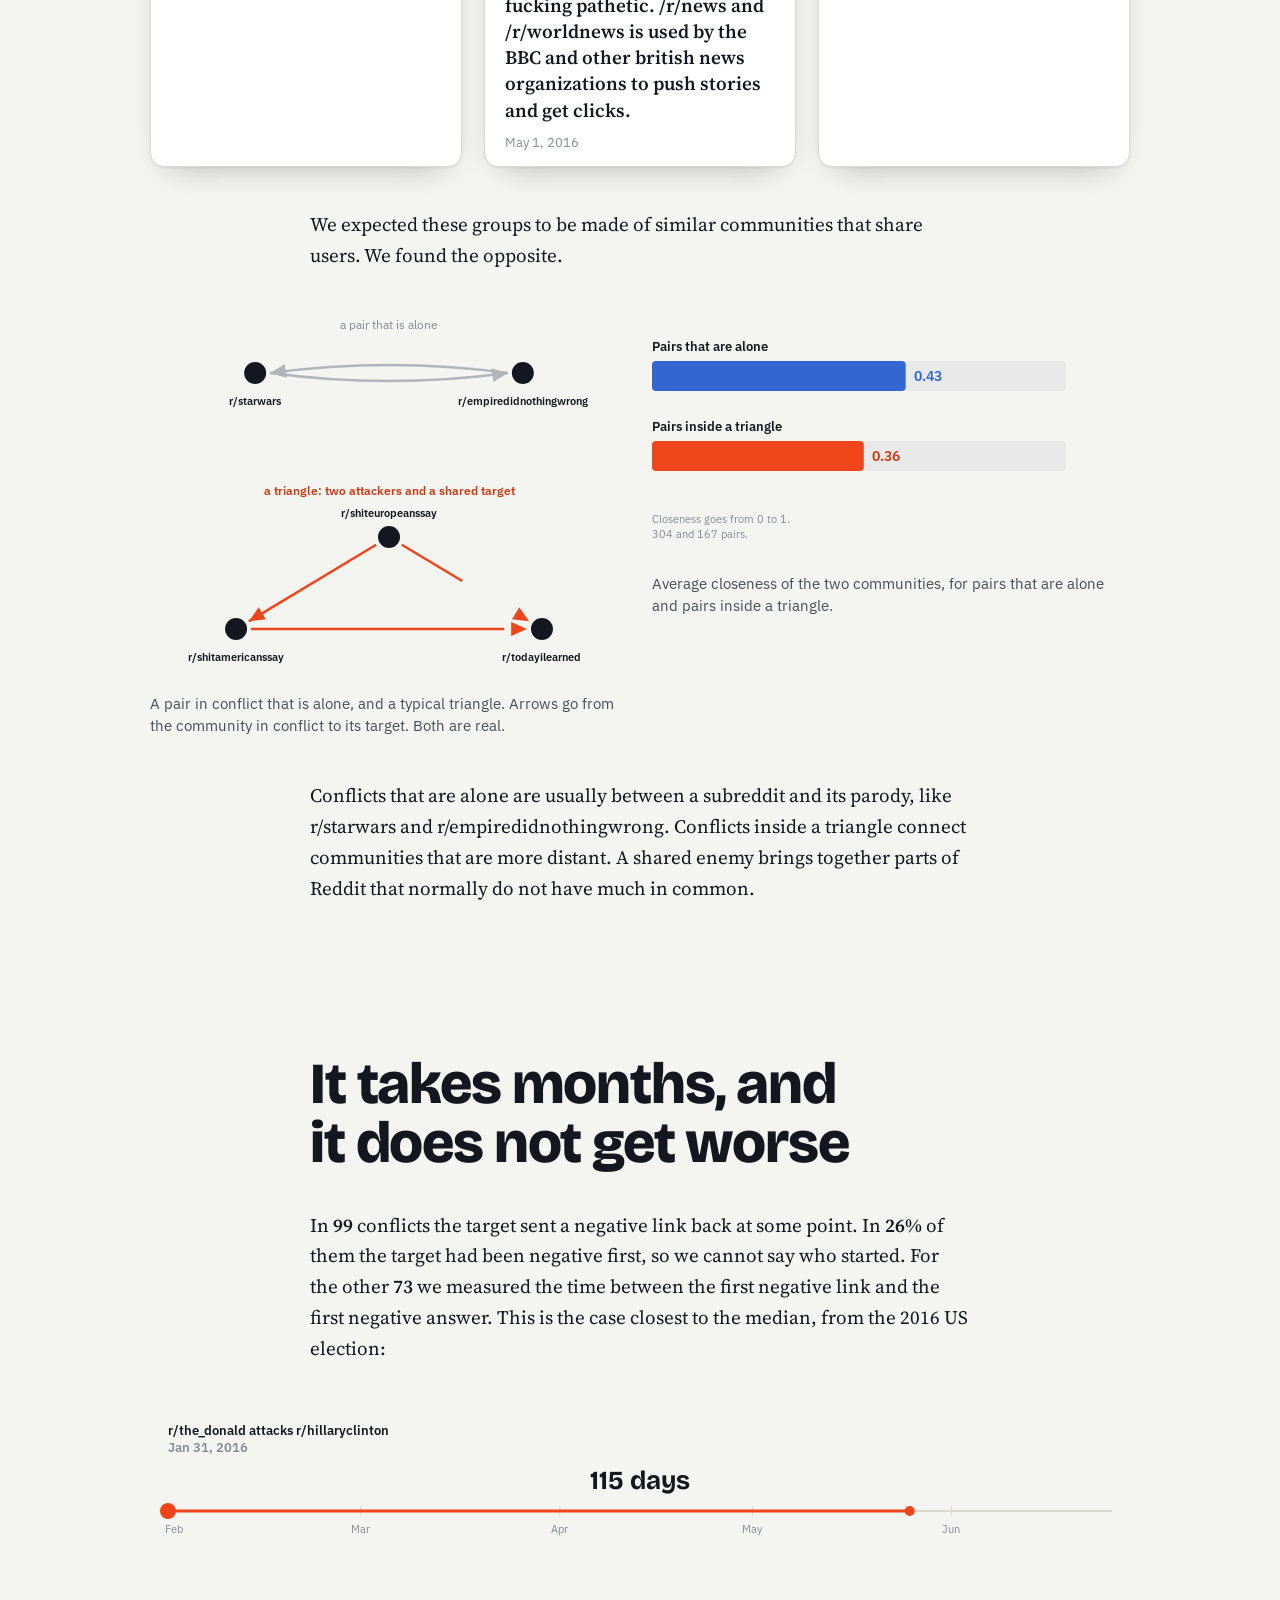
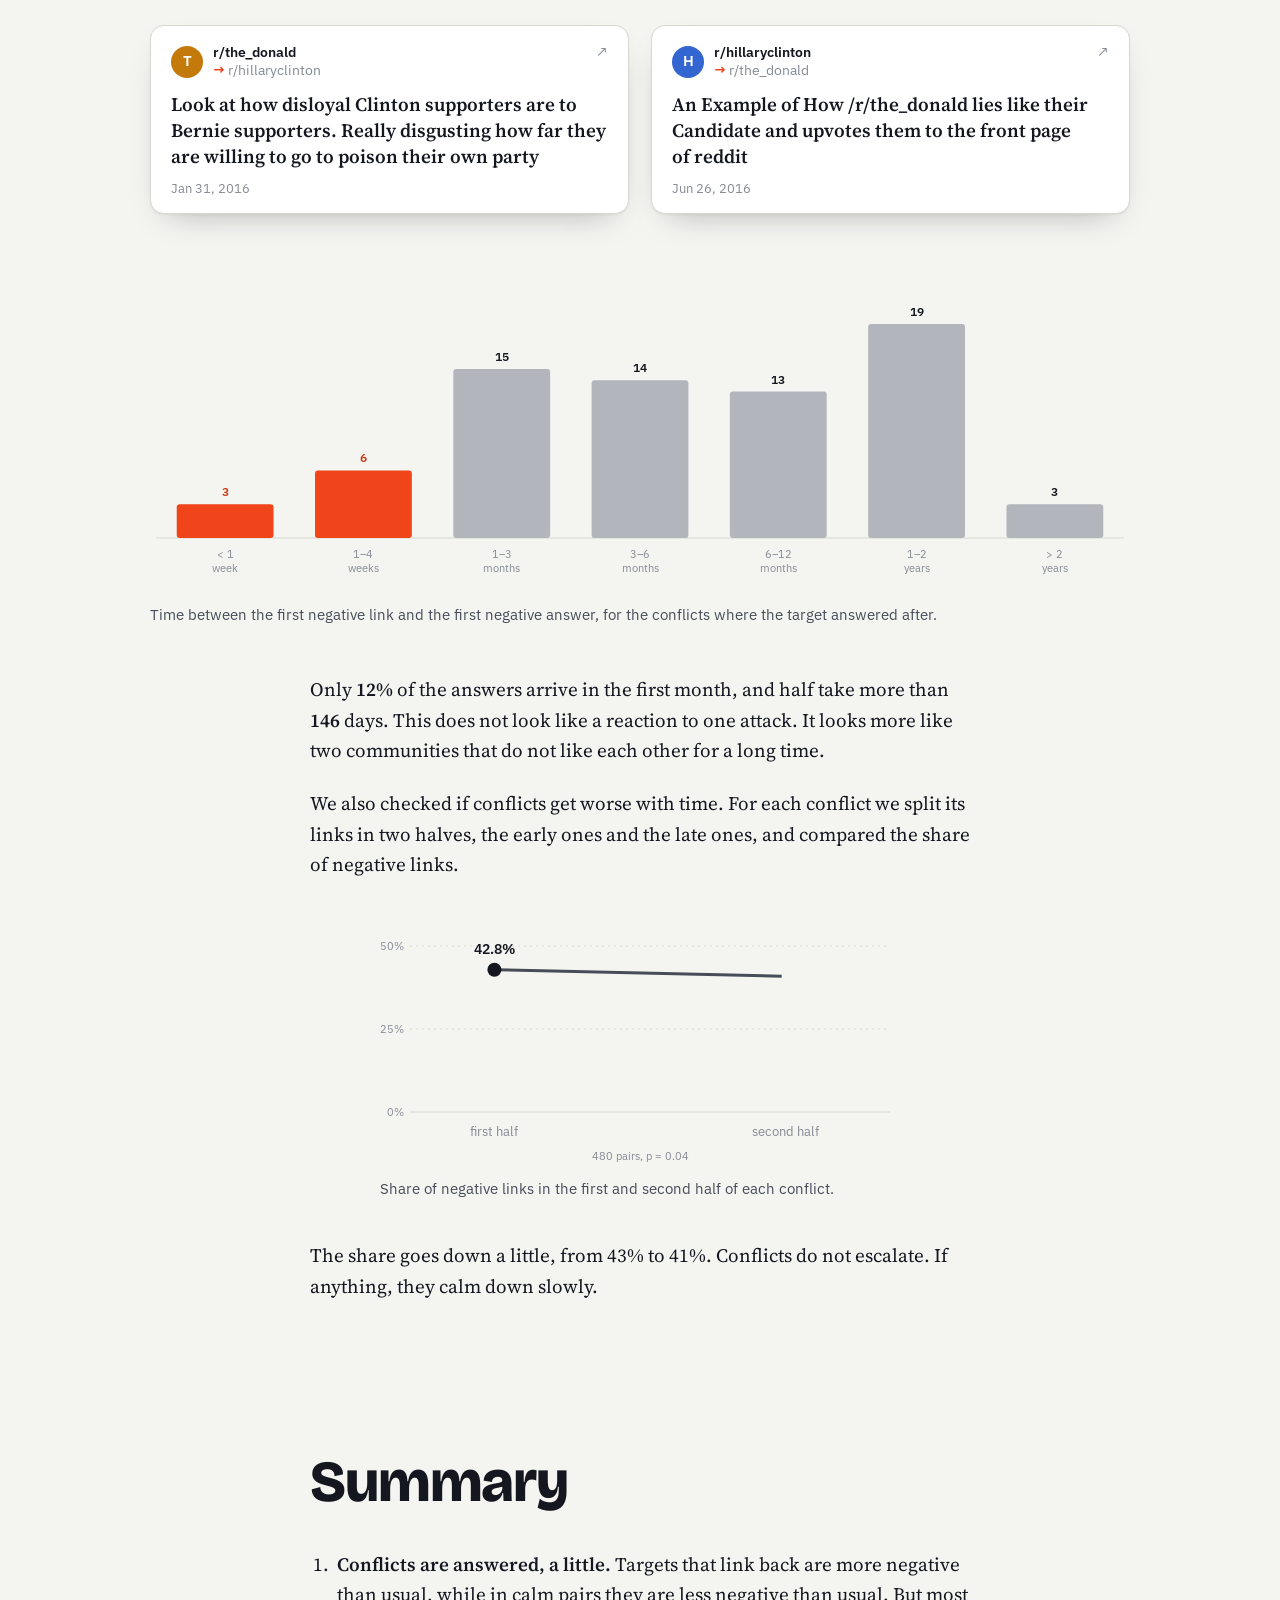
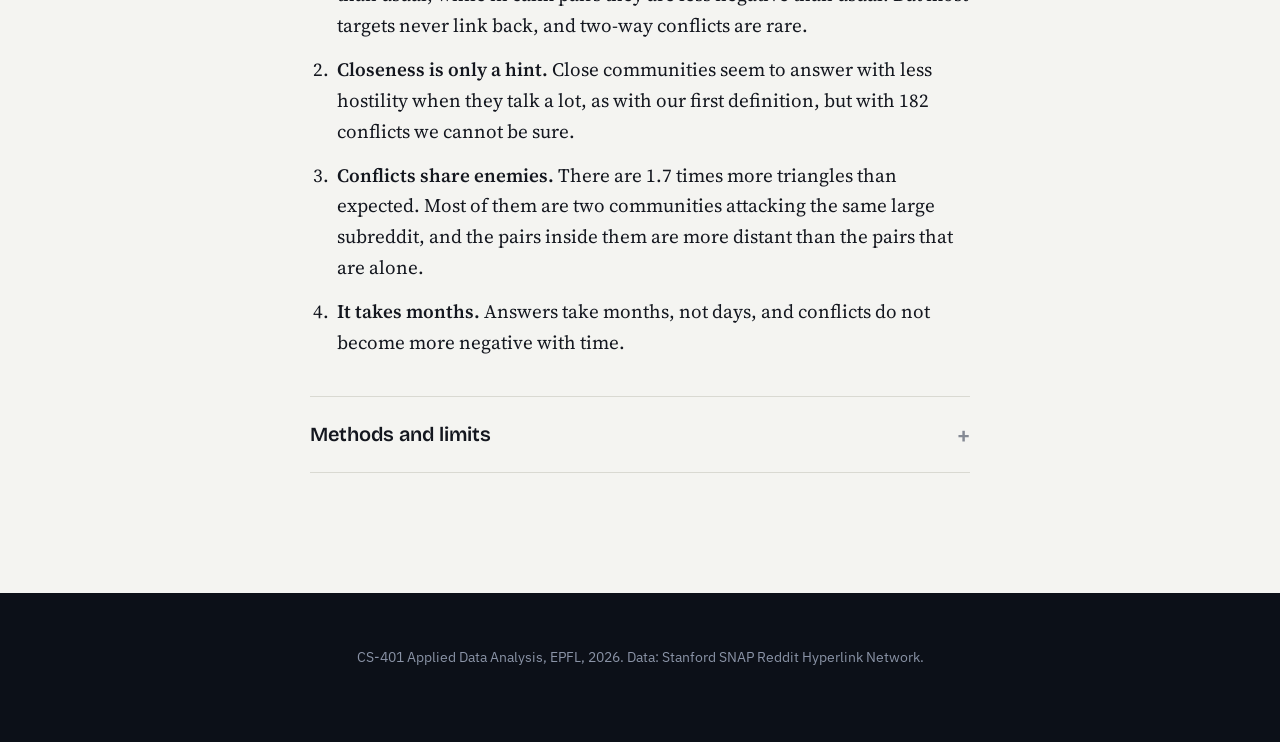
<file: draft/index.html>
<!doctype html>
<html lang="en">
<head>
<meta charset="utf-8">
<meta name="viewport" content="width=device-width, initial-scale=1, viewport-fit=cover">
<title>Bad Blood (draft)</title>
<meta name="description" content="Draft: what happens after one subreddit is in conflict with another, using the RQ1 definition of conflict.">
<meta name="robots" content="noindex">
<link rel="preconnect" href="https://fonts.googleapis.com">
<link rel="preconnect" href="https://fonts.gstatic.com" crossorigin>
<link rel="stylesheet" href="https://fonts.googleapis.com/css2?family=Bricolage+Grotesque:opsz,wght@12..96,400;12..96,600;12..96,800&family=IBM+Plex+Sans:wght@400;500;600&family=Source+Serif+4:ital,opsz,wght@0,8..60,400;0,8..60,600;1,8..60,400&display=swap">
<link rel="stylesheet" href="style.css?v=1">
<style>
  .draft-note { position: absolute; top: 0; left: 0; right: 0; z-index: 5; padding: 9px 16px; font: 13.5px/1.4 var(--f-sans); color: #c9cfdb; background: rgba(12,16,24,.72); text-align: center; }
  .draft-note a { color: #fff; }
</style>
<script>document.documentElement.classList.add('js');</script>
</head>
<body>

<div class="progress" aria-hidden="true"><div class="progress-bar"></div></div>

<header class="hero">
  <p class="draft-note">Draft that uses the conflict definition of RQ1 (480 conflicts). <a href="../">Current version</a></p>
  <canvas id="net" aria-label="Network of subreddits connected by conflicts"></canvas>
  <div class="hero-inner">
    <h1>Bad <span class="hot-text">Blood</span></h1>
    <p class="dek">What happens when one subreddit is in conflict with another? We looked at 858,488 links between Reddit communities and found 480 conflicts, to see who answers, when, and why.</p>
    <p class="hero-hint">Each dot is a subreddit and each line a conflict. Red lines belong to triangles of three communities.<span class="desk-only"> Move over a dot to see its name.</span></p>
  </div>
</header>

<main>

<section id="intro" class="prose">
  <p class="lead reveal">On Reddit, communities talk about each other all the time. A post in one subreddit links to a post in another, and sometimes that link is an attack: people mock the other community, call it out or try to start a fight.</p>
  <p class="reveal">We used the Stanford SNAP dataset, which covers January 2014 to April 2017. Each link has a label that says if the post is negative, and about <b data-k="totals.neg_share" data-f="pct0">–</b> of them are. But a negative post is not always an attack. When we read the negative links of the active communities, only <b data-k="link_labels.attack" data-f="pct0">–</b> attacked the other community. Most of them were criticism of something posted there.</p>
  <p class="reveal">So we do not look at single negative links. We say that A is <b>in conflict</b> with B when A is clearly more negative with B than links on Reddit usually are. A pair needs at least four negative links, and more if it has many links in total. Among the <b data-k="totals.analysis_set" data-f="int">–</b> most active communities, this gives <b data-k="totals.conflicts" data-f="int">–</b> conflicts.</p>
  <figure class="feuds reveal">
    <ol id="feuds"></ol>
    <figcaption>The ten conflicts with the most negative links. A conflict has a direction: the first community is negative with the second.</figcaption>
  </figure>
  <p class="reveal">In this part of the project we ask what happens next. Does the other community answer? Does it depend on who they are? And how long does it take?</p>
</section>

<section id="hook" class="chapter">
  <div class="chapter-head reveal">
    <h2>r/mensrights and r/againstmensrights</h2>
  </div>
  <div class="prose">
    <p class="reveal">r/mensrights is a forum about men's rights issues. r/againstmensrights was created to criticise it. Between 2014 and 2017 the two communities linked to each other <b data-k="derived.pair_total" data-f="int">–</b> times, and the conflict goes both ways:</p>
  </div>
  <div class="exchange wide" id="pair-quotes"></div>
  <div class="prose">
    <p class="reveal">r/againstmensrights does most of the talking. <b data-k="pair_example.base_b" data-f="pct0">–</b> of all its links are negative, and <b data-k="derived.pair_share_b" data-f="pct0">–</b> of the ones to r/mensrights. r/mensrights almost never links back, only nine times in three years. But when it does, it is unusually negative: <b data-k="derived.pair_share_a" data-f="pct0">–</b> of those links, when its usual share is <b data-k="pair_example.base_a" data-f="pct0">–</b>.</p>
  </div>
  <figure class="wide reveal" id="hook-fig"></figure>
  <p class="prose reveal">This is the comparison we make for every conflict: when the target links back, is it more negative than usual? One pair does not tell us much, so we repeated it for all of them.</p>
</section>

<section id="ch1" class="chapter">
  <div class="chapter-head reveal">
    <h2>Do conflicts get answered?</h2>
  </div>
  <div class="prose">
    <p class="reveal">In <b data-k="n_checkable" data-f="int">–</b> of the <b data-k="n_forward_hostile" data-f="int">–</b> conflicts, the target linked back at least once. In the others it simply ignored the community in conflict with it.</p>
    <p class="reveal">To know if an answer is unusual, we need something to compare with. We use the <b data-k="totals.calm" data-f="int">–</b> calm pairs, where A is clearly <i>not</i> more negative with B than usual. If targets always behaved as usual, both groups would match chance.</p>
  </div>
  <figure class="wide reveal" id="ch1-fig">
    <div class="toggle" role="tablist" aria-label="Which pairs to show">
      <button role="tab" aria-selected="true" data-set="all">Conflicts</button>
      <button role="tab" aria-selected="false" data-set="clean">Calm pairs</button>
    </div>
    <div class="chart" id="bars"></div>
    <div class="legend"><span><i class="sw hot"></i>Targets that sent a negative link back</span><span><i class="sw neutral"></i>Expected from their usual behaviour</span></div>
    <figcaption>Share of targets that sent at least one negative link back, in three groups by how many links they sent back.</figcaption>
  </figure>
  <div class="prose">
    <p class="reveal">In conflicts, targets send <b data-k="answers.conflict.k_obs" data-f="int">–</b> negative links back, where we would expect <b data-k="answers.conflict.k_exp" data-f="int">–</b> (<b data-k="answers.conflict.ratio" data-f="x1">–</b>). In calm pairs it goes the other way: <b data-k="answers.calm.ratio" data-f="x1">–</b>. Taking into account how negative each target usually is and how many links it sends back, a target is <b data-k="answers.odds_ratio" data-f="x1">–</b> more likely to be negative with a community in conflict with it (in odds).</p>
    <p class="reveal">The difference is clearest when the target links back only once or twice. When two communities talk a lot, the answers look like usual.</p>
    <p class="reveal callout-line">So conflicts do get answered, a little. But a real two-way conflict is rare: only <b data-k="answers.conflict.rev_conf" data-f="int">–</b> of the <b data-k="n_checkable" data-f="int">–</b> answers are a conflict themselves.</p>
  </div>
</section>

<section id="ch2" class="chapter">
  <div class="chapter-head reveal">
    <h2>Does closeness change the answer?</h2>
  </div>
  <div class="prose">
    <p class="reveal">Two subreddits are close if many of the same users post in both. With our first definition (every pair with a negative link, <span data-k="model.broad_def.pairs" data-f="int">–</span> pairs), close communities answered with less hostility when they talked a lot. We tested the same thing on the <b data-k="permutation.pairs" data-f="int">–</b> conflicts that got a reply.</p>
    <p class="reveal">To see if the effect could be a coincidence, we shuffled the closeness values between pairs, so that they no longer mean anything, and measured the effect again. We did this <b data-k="permutation.n_draws" data-f="int">–</b> times.</p>
  </div>
  <figure class="wide reveal" id="perm-fig">
    <div class="chart" id="perm"></div>
    <figcaption>Size of the effect with shuffled closeness (grey) and in the real data (red). The effect is the interaction between contact and closeness in a logistic regression. More to the left means that closeness matters more when there is more contact.</figcaption>
  </figure>
  <div class="prose">
    <p class="reveal" id="perm-sentence"></p>
    <p class="reveal callout-line">The effect has the same size as before (<span data-k="model.all.coef" data-f="coef">–</span>, before <span data-k="model.broad_def.coef" data-f="coef">–</span>), but there are too few conflicts to be sure. We keep it as a hint, not as a result.</p>
  </div>
</section>

<section id="ch3" class="chapter">
  <div class="chapter-head reveal">
    <h2>Common enemies</h2>
  </div>
  <div class="prose">
    <p class="reveal">Until now we looked at pairs. But if two communities are both in conflict with a third one, are they also in conflict with each other?</p>
    <p class="reveal">To answer this we counted triangles: groups of three subreddits where every pair has a conflict, in one direction or both. Then we built 500 random networks in which each subreddit keeps the same number of conflicts but with random partners, and counted the triangles there.</p>
  </div>
  <figure class="wide reveal" id="tri-fig">
    <div class="chart" id="tri-strip"></div>
    <figcaption>Number of triangles in each of the 500 random networks (grey dots) and in the real network (red).</figcaption>
  </figure>
  <div class="prose">
    <p class="reveal">The real network has <b data-k="triangles.observed" data-f="int">–</b> triangles, and the random ones <b data-k="triangles.null_mean" data-f="int">–</b> on average, so <b data-k="derived.tri_ratio" data-f="x1">–</b> as many. We can also count how many conflicts are part of at least one triangle: <b data-k="derived.in_tri_share" data-f="pct0">–</b> in the real network, against about <b data-k="derived.in_tri_null_share" data-f="pct0">–</b> in the random ones.</p>
  </div>
  <figure class="wide reveal" id="nested-fig"></figure>
  <div class="prose">
    <p class="reveal">These triangles are not three-way wars. In almost all of them only two communities attack: both attack the same large subreddit, often r/news, r/worldnews or r/askreddit, and one of them also attacks the other. Only <b data-k="triangles.three_way" data-f="int">–</b> triangles have all three communities attacking, and all of them are about GamerGate. A typical triangle:</p>
  </div>
  <div class="posts three wide" id="tri-example"></div>
  <div class="prose">
    <p class="reveal">We expected these groups to be made of similar communities that share users. We found the opposite.</p>
  </div>
  <div class="duo">
    <figure class="reveal" id="net-examples"></figure>
    <figure class="reveal" id="clique-prox"></figure>
  </div>
  <div class="prose">
    <p class="reveal callout-line">Conflicts that are alone are usually between a subreddit and its parody, like r/starwars and r/empiredidnothingwrong. Conflicts inside a triangle connect communities that are more distant. A shared enemy brings together parts of Reddit that normally do not have much in common.</p>
  </div>
</section>

<section id="ch4" class="chapter">
  <div class="chapter-head reveal">
    <h2>It takes months, and it does not get worse</h2>
  </div>
  <div class="prose">
    <p class="reveal">In <b data-k="lags.all" data-f="int">–</b> conflicts the target sent a negative link back at some point. In <b data-k="lags.b_first" data-f="pct0">–</b> of them the target had been negative first, so we cannot say who started. For the other <b data-k="lags.n" data-f="int">–</b> we measured the time between the first negative link and the first negative answer. This is the case closest to the median, from the 2016 US election:</p>
  </div>
  <figure class="wide reveal" id="timeline-fig"></figure>
  <figure class="wide reveal" id="lag-fig">
    <div class="chart" id="lags"></div>
    <figcaption>Time between the first negative link and the first negative answer, for the conflicts where the target answered after.</figcaption>
  </figure>
  <div class="prose">
    <p class="reveal">Only <b data-k="lags.within30" data-f="pct0">–</b> of the answers arrive in the first month, and half take more than <b data-k="lags.median" data-f="int">–</b> days. This does not look like a reaction to one attack. It looks more like two communities that do not like each other for a long time.</p>
    <p class="reveal">We also checked if conflicts get worse with time. For each conflict we split its links in two halves, the early ones and the late ones, and compared the share of negative links.</p>
  </div>
  <figure class="reveal narrow" id="esc-fig"></figure>
  <div class="prose">
    <p class="reveal callout-line">The share goes down a little, from <span data-k="escalation.first" data-f="pct0">–</span> to <span data-k="escalation.second" data-f="pct0">–</span>. Conflicts do not escalate. If anything, they calm down slowly.</p>
  </div>
</section>

<section id="end" class="chapter">
  <div class="chapter-head reveal">
    <h2>Summary</h2>
  </div>
  <div class="prose">
    <ol class="summary reveal">
      <li><b>Conflicts are answered, a little.</b> Targets that link back are more negative than usual, while in calm pairs they are less negative than usual. But most targets never link back, and two-way conflicts are rare.</li>
      <li><b>Closeness is only a hint.</b> Close communities seem to answer with less hostility when they talk a lot, as with our first definition, but with 182 conflicts we cannot be sure.</li>
      <li><b>Conflicts share enemies.</b> There are 1.7 times more triangles than expected. Most of them are two communities attacking the same large subreddit, and the pairs inside them are more distant than the pairs that are alone.</li>
      <li><b>It takes months.</b> Answers take months, not days, and conflicts do not become more negative with time.</li>
    </ol>
  </div>

  <div class="prose">
    <details class="methods reveal">
      <summary>Methods and limits</summary>
      <dl>
        <dt>Negative link</dt><dd>The label given by SNAP (link_sentiment = &minus;1). Dataset from Kumar et al., <i>Community Interaction and Conflict on the Web</i>, WWW 2018.</dd>
        <dt>Conflict</dt><dd>Directed pair A &rarr; B inside the <span data-k="totals.analysis_set" data-f="int">–</span> active, English-speaking communities (meta and bot communities excluded). The share of negative links from A to B gets a beta prior centred on the Reddit-wide share (<span data-k="totals.reference" data-f="pct1">–</span>). The pair is a conflict when the 90% interval of the updated share lies above 1.75 times that share, and calm when it lies below.</dd>
        <dt>Expected by chance</dt><dd>For a target B that sent n links back with a usual share p of negative links, we expect n&middot;p negative links back, and a probability 1 &minus; (1 &minus; p)<sup>n</sup> of at least one.</dd>
        <dt>Odds ratio</dt><dd>Binomial regression of the share of negative links back on conflict vs calm, B's usual share (logit) and log(links back), with errors clustered by target. Odds ratio <span data-k="answers.odds_ratio" data-f="d2">–</span> (95% CI <span data-k="answers.or_lo" data-f="d2">–</span> to <span data-k="answers.or_hi" data-f="d2">–</span>).</dd>
        <dt>Closeness</dt><dd>Cosine similarity between the SNAP embeddings of the two subreddits, built from the users that post in each community.</dd>
        <dt>Triangles</dt><dd>Undirected graph with one edge per pair with a conflict in at least one direction (<span data-k="triangles.edges" data-f="int">–</span> edges). The random networks come from a configuration model that keeps the degree of each subreddit.</dd>
        <dt>Early vs. late</dt><dd>Links of each conflict split at the median date. Wilcoxon signed-rank test, p = <span data-k="escalation.p" data-f="d2">–</span>.</dd>
        <dt>Link types</dt><dd>The share of attacks comes from labels made automatically with a language model. They have not been checked by people yet.</dd>
      </dl>
      <p>Limits: the SNAP label is based on the tone of the post, not on the intention. Most conflicts come from communities that are negative with everyone, so a conflict partly describes the sender. The random networks do not keep the direction of conflicts, and large subreddits that are attacked by many communities make triangles easier. All of this is observational.</p>
    </details>
  </div>
</section>

</main>

<footer class="site-footer">
  <p>CS-401 Applied Data Analysis, EPFL, 2026. Data: Stanford SNAP Reddit Hyperlink Network.</p>
</footer>

<script src="data.js?v=1"></script>
<script src="app.js?v=1"></script>
</body>
</html>
</file>
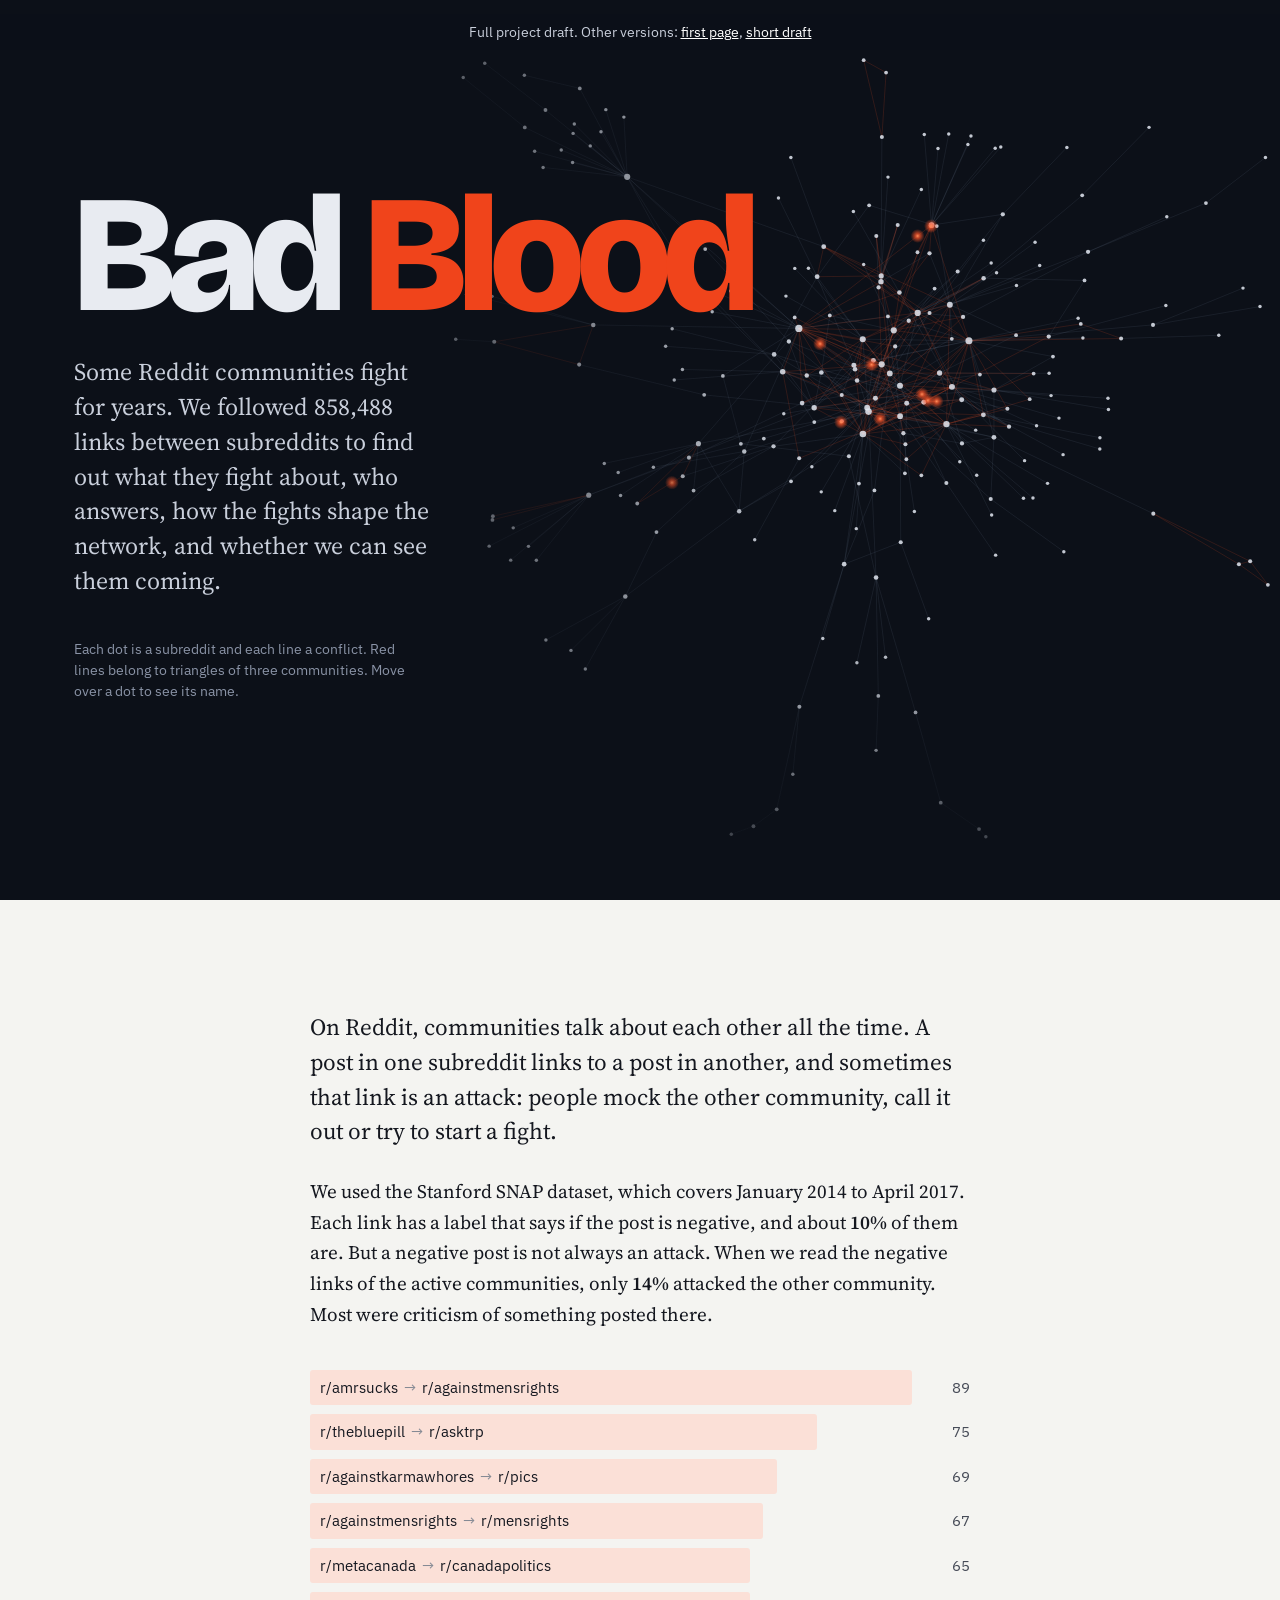
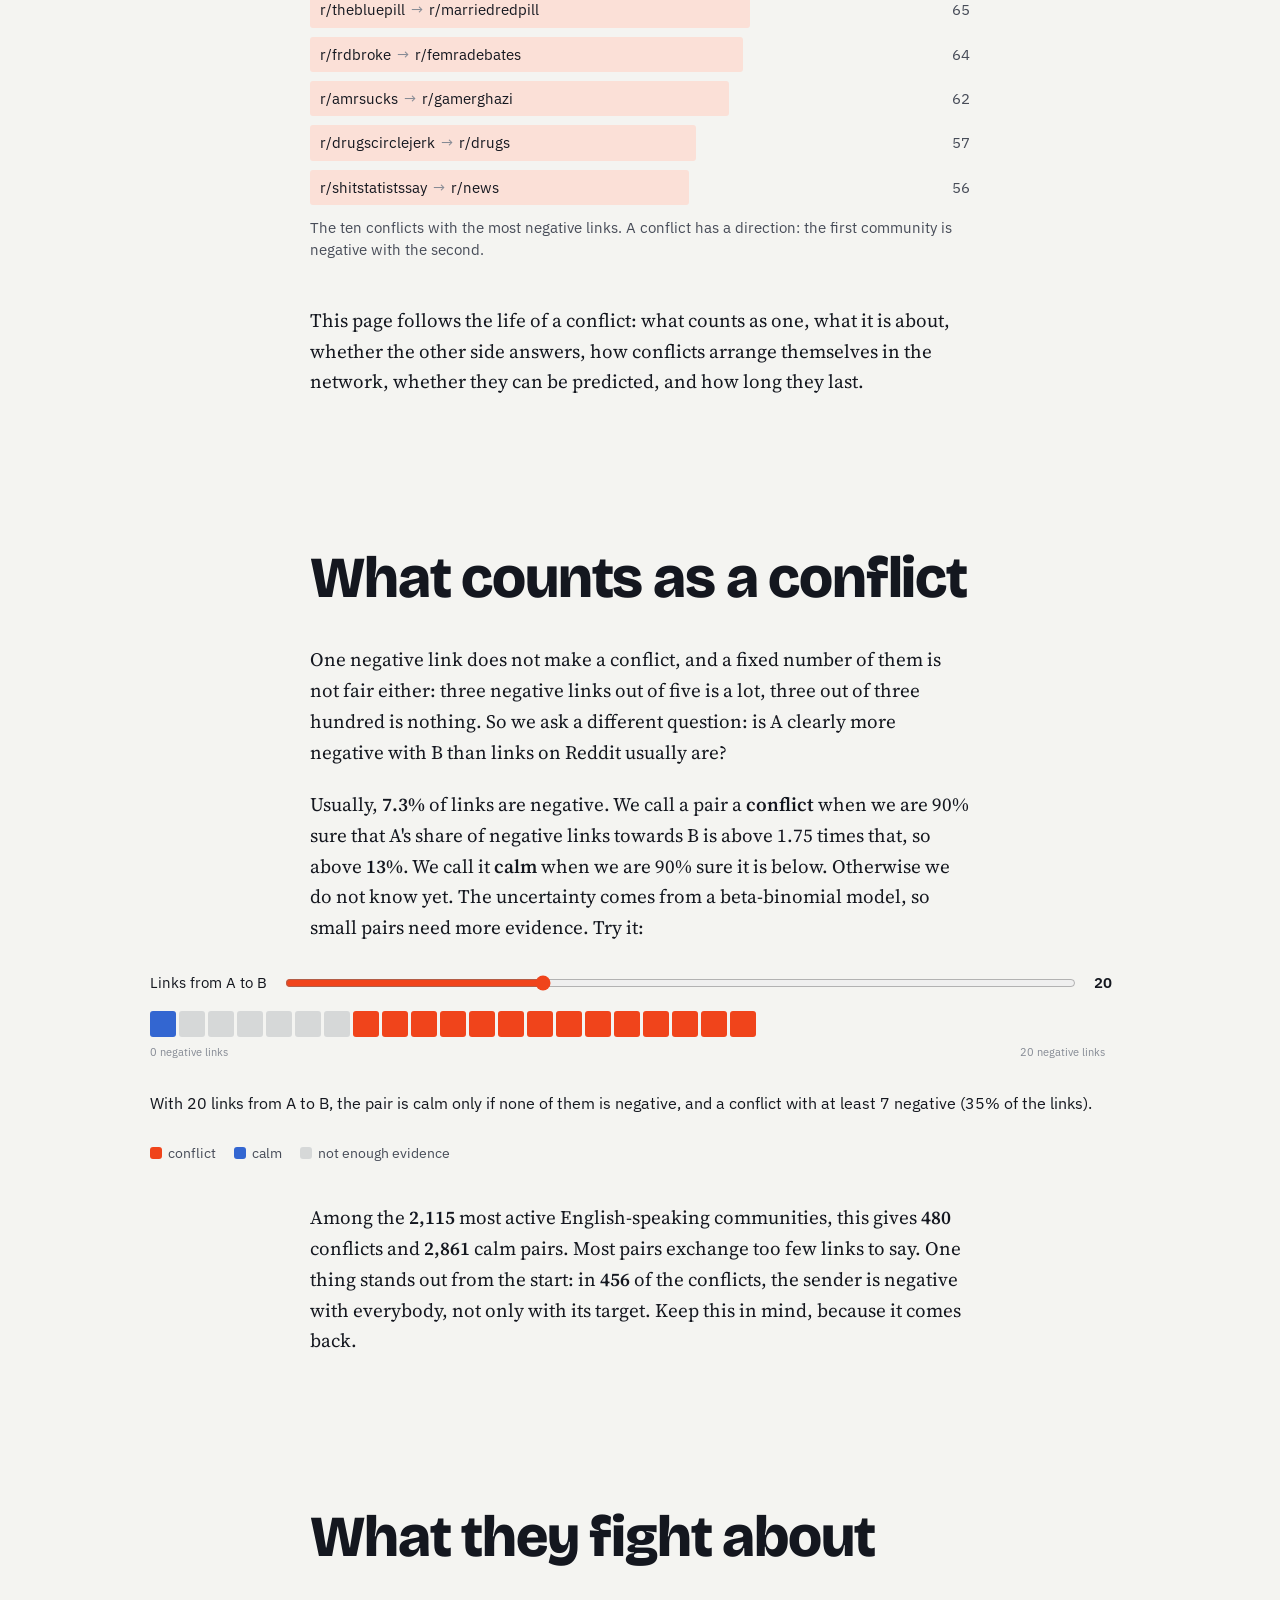
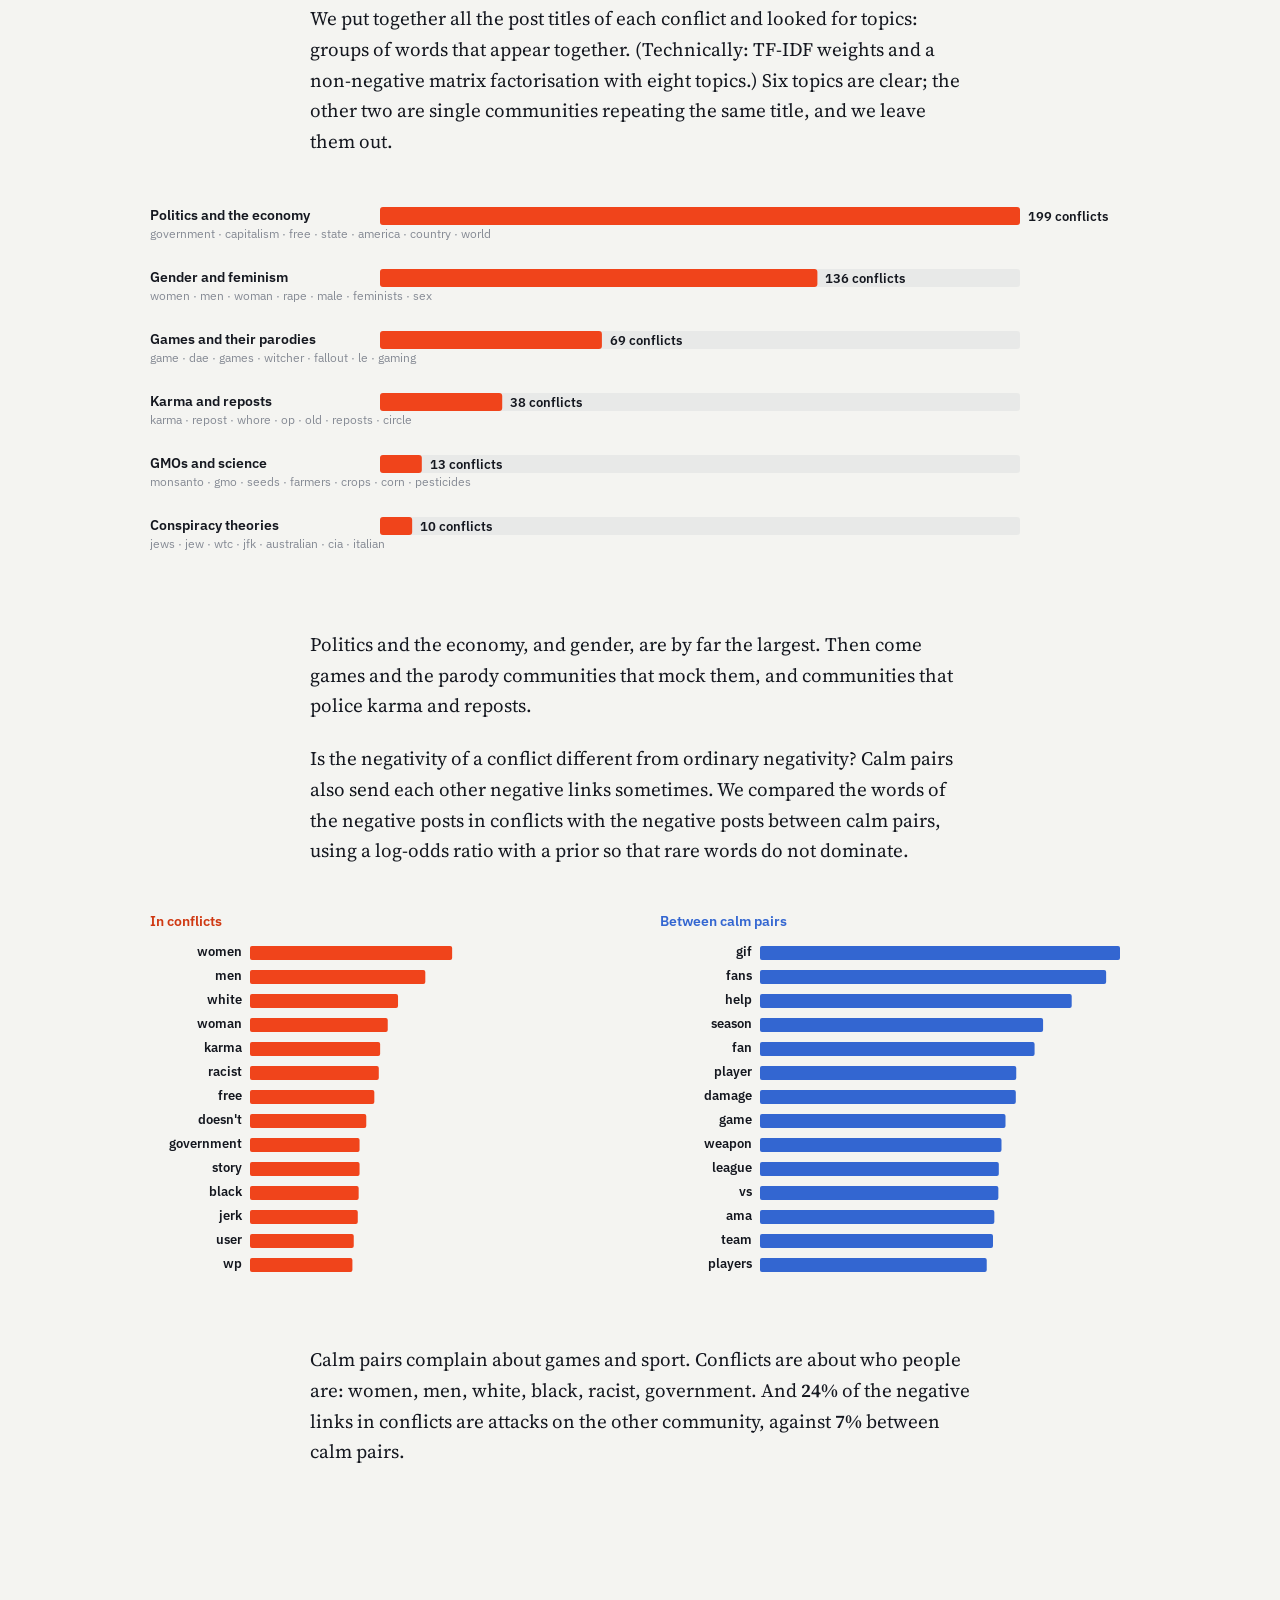
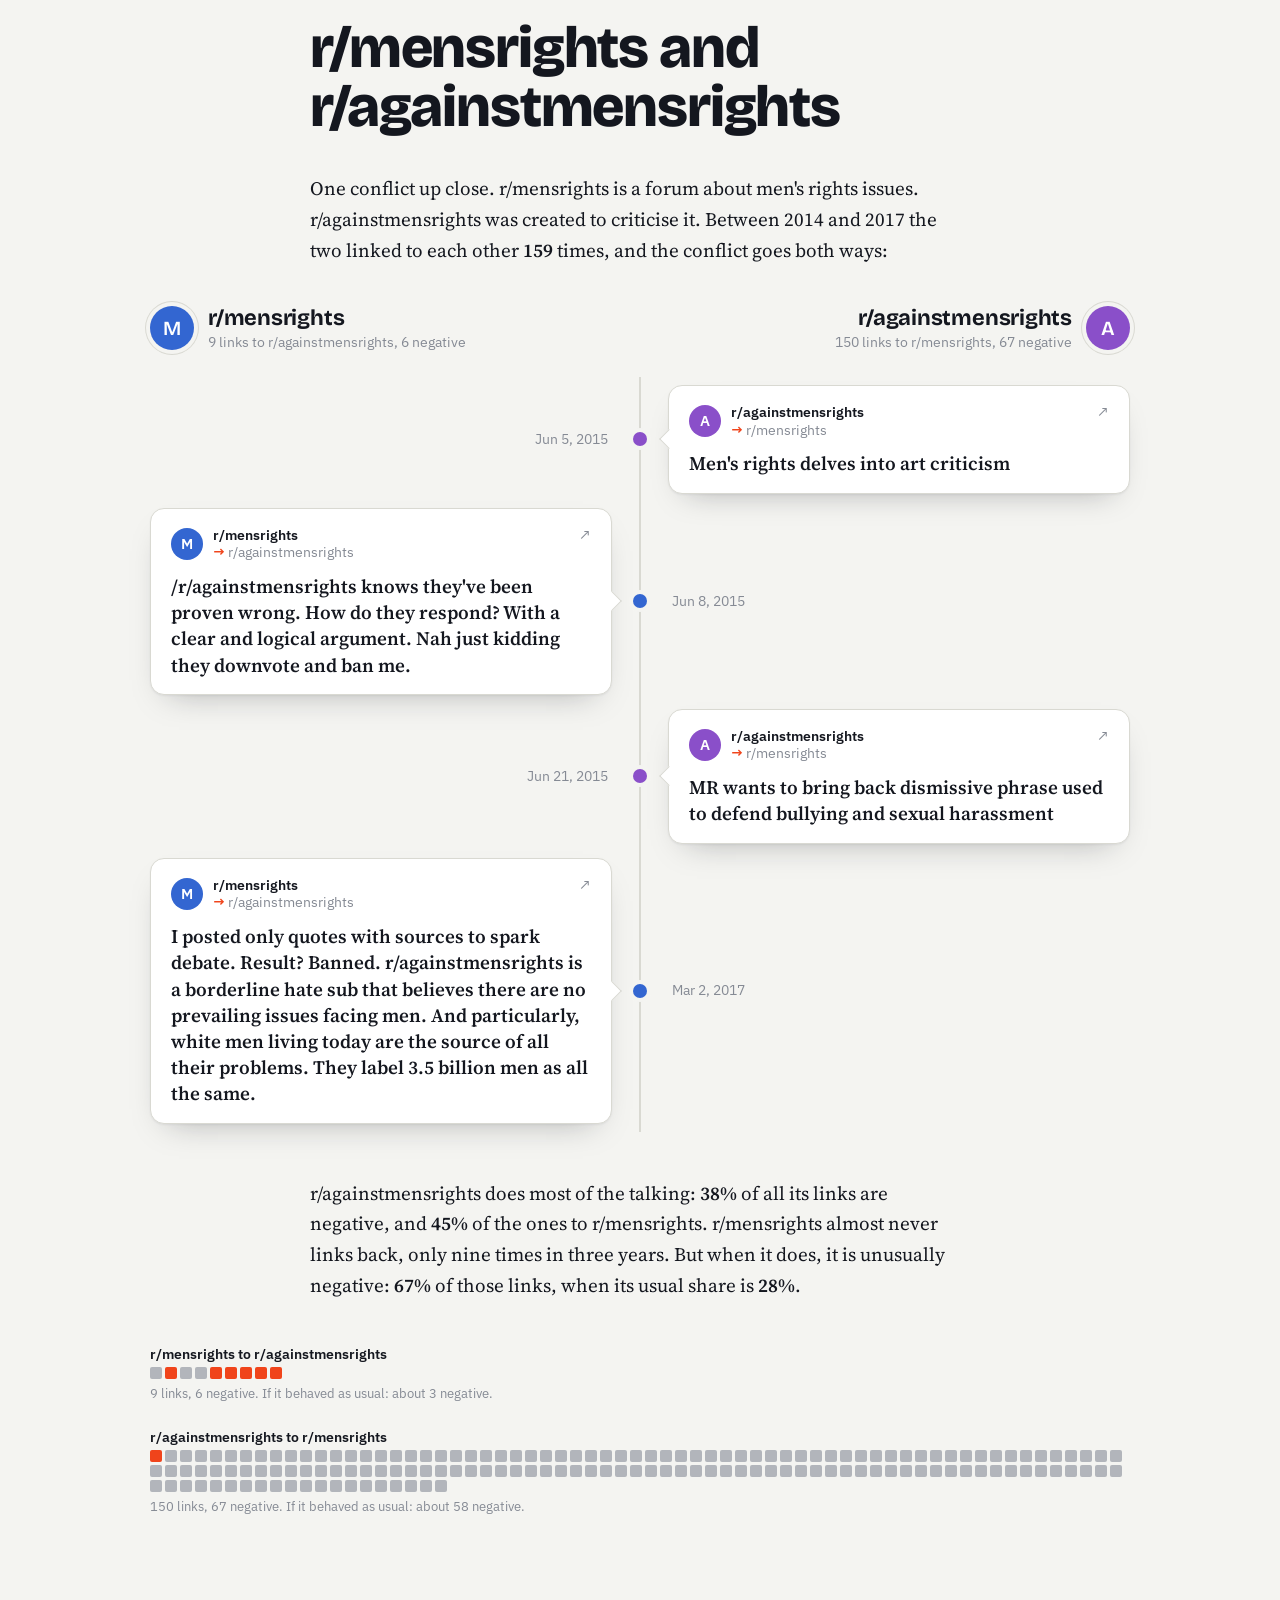
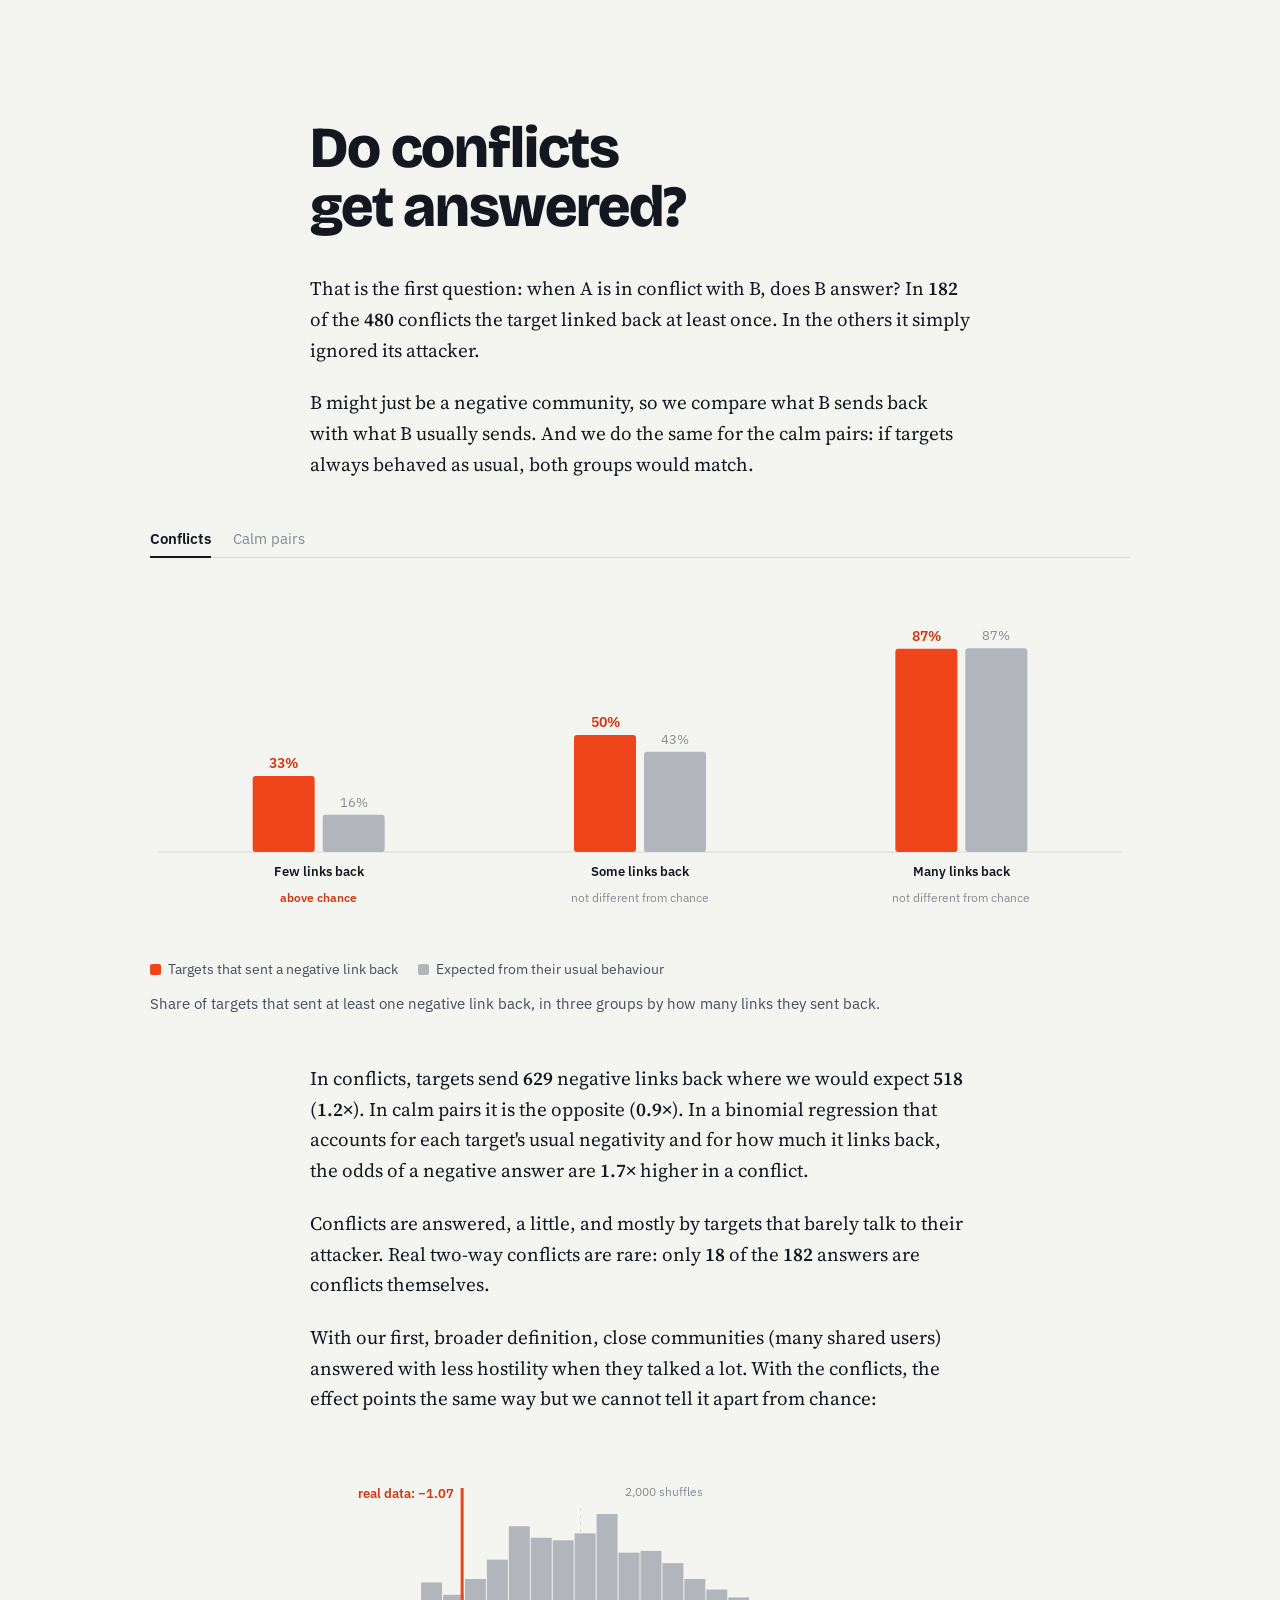
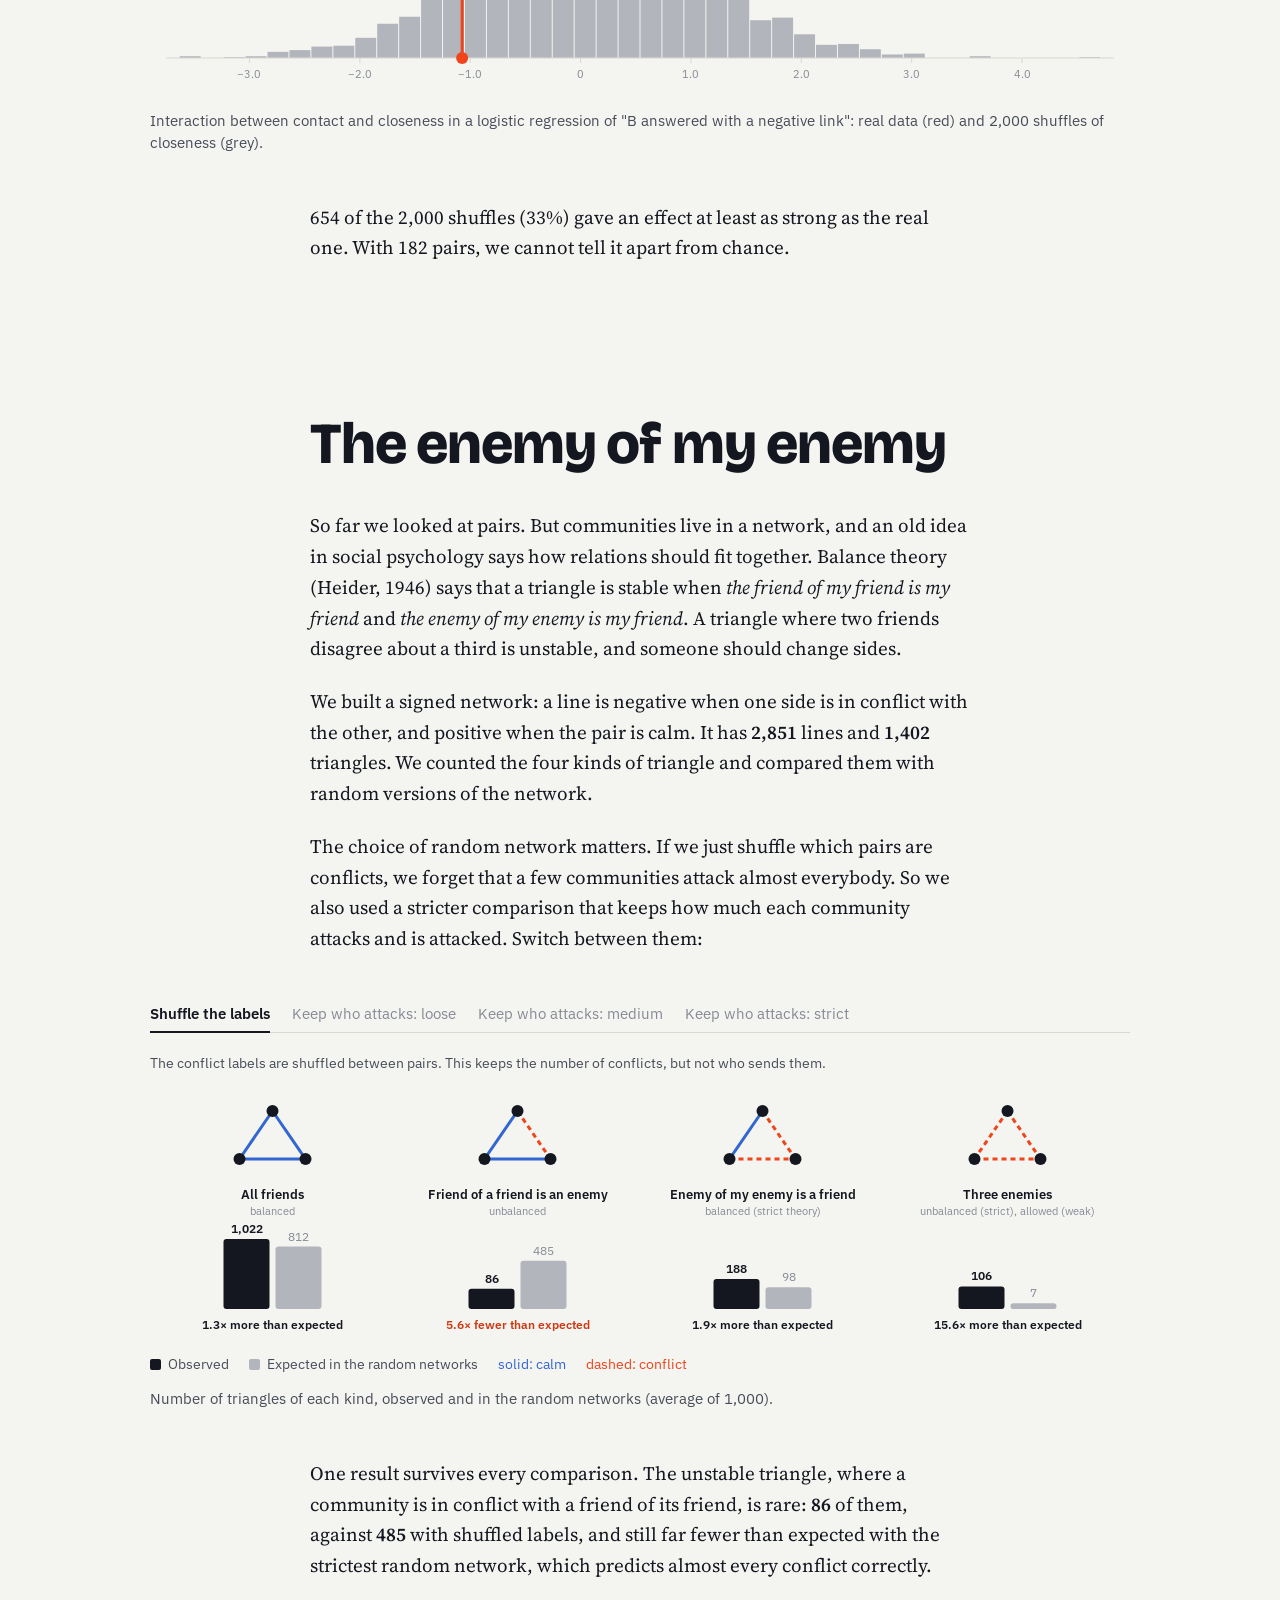
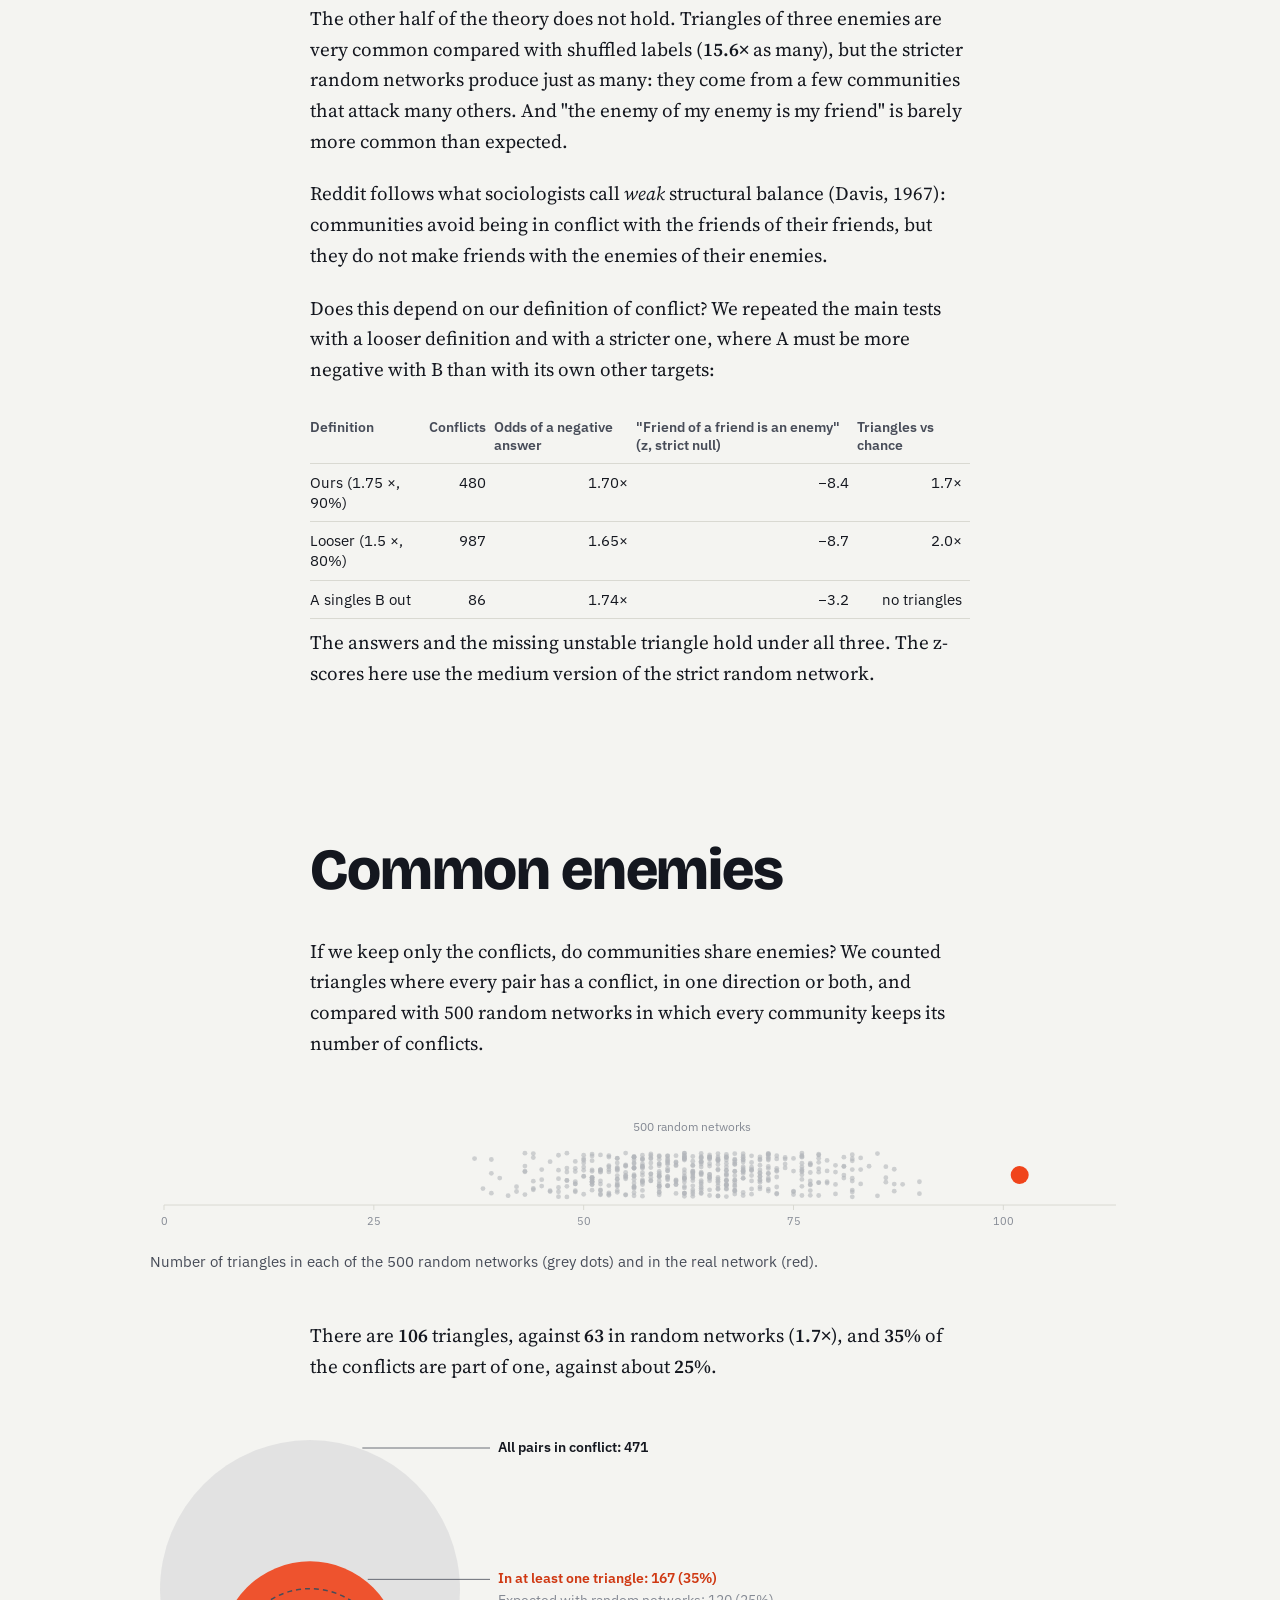
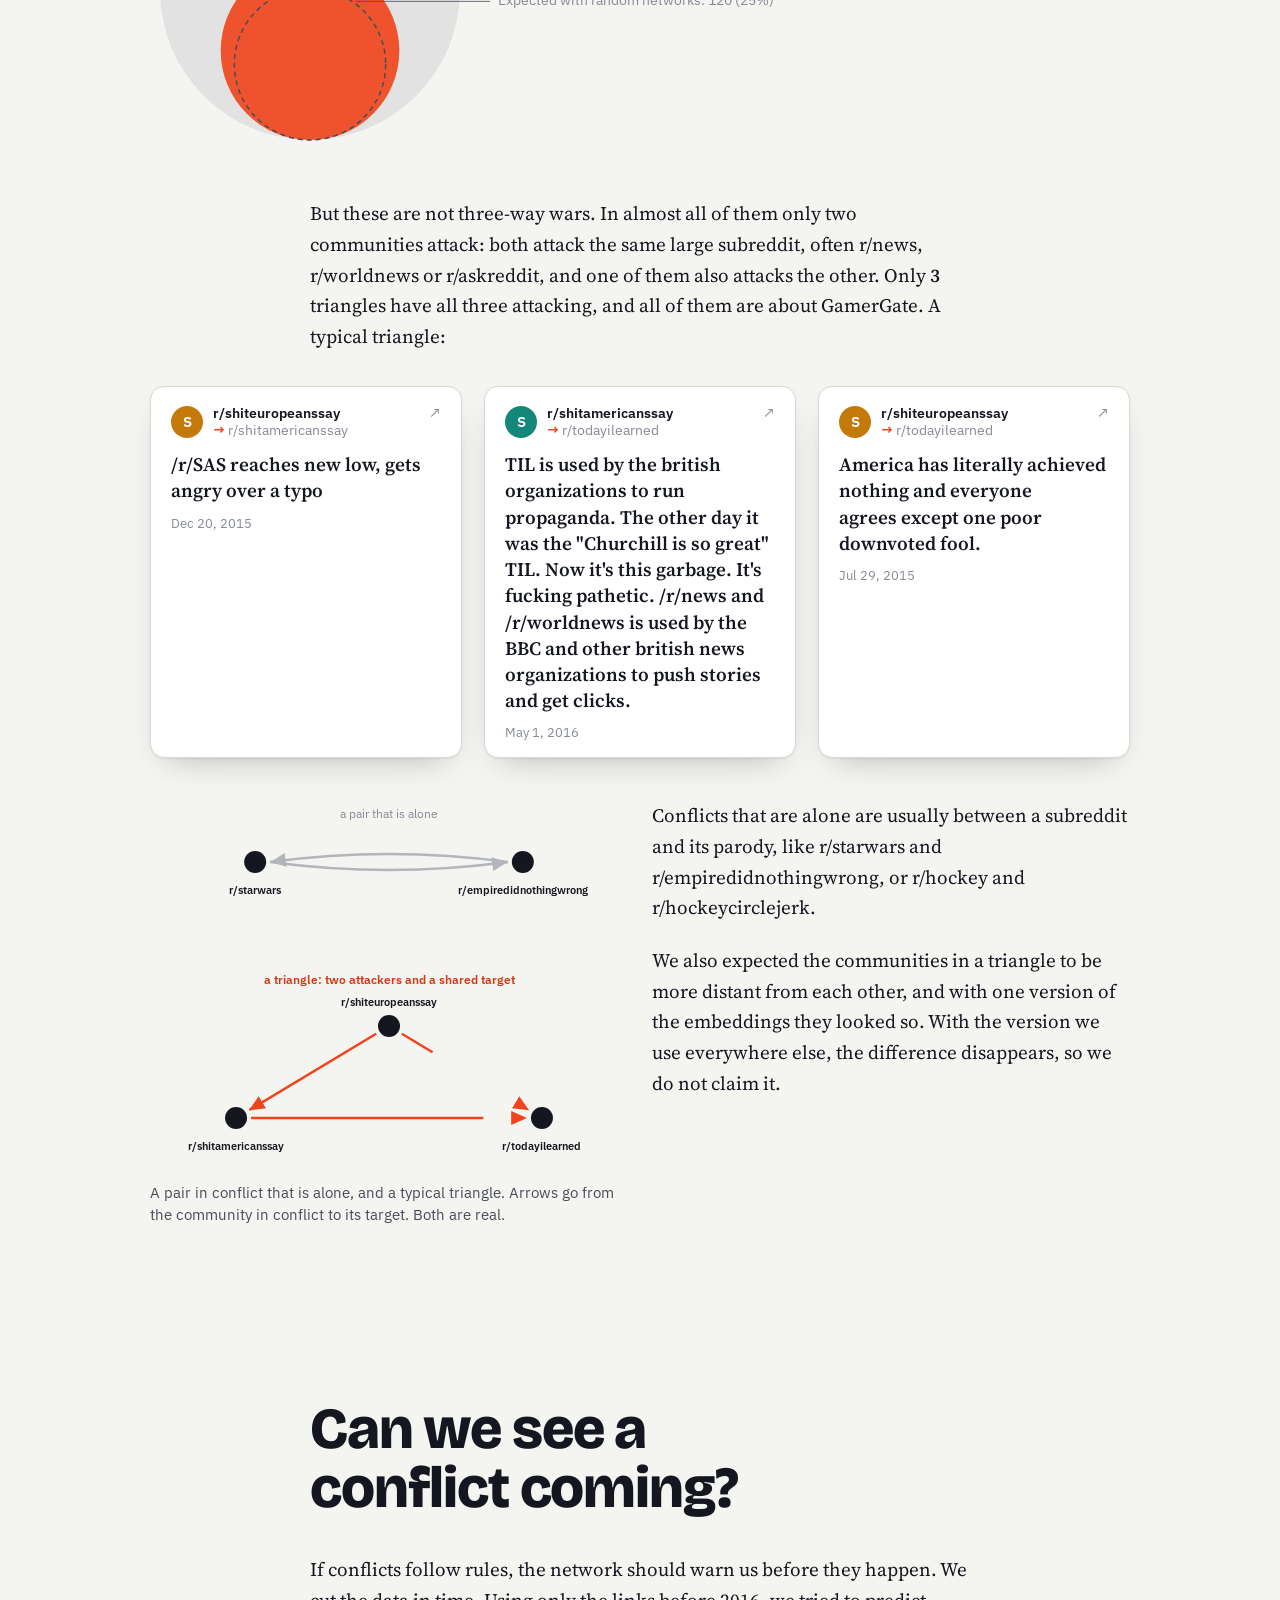
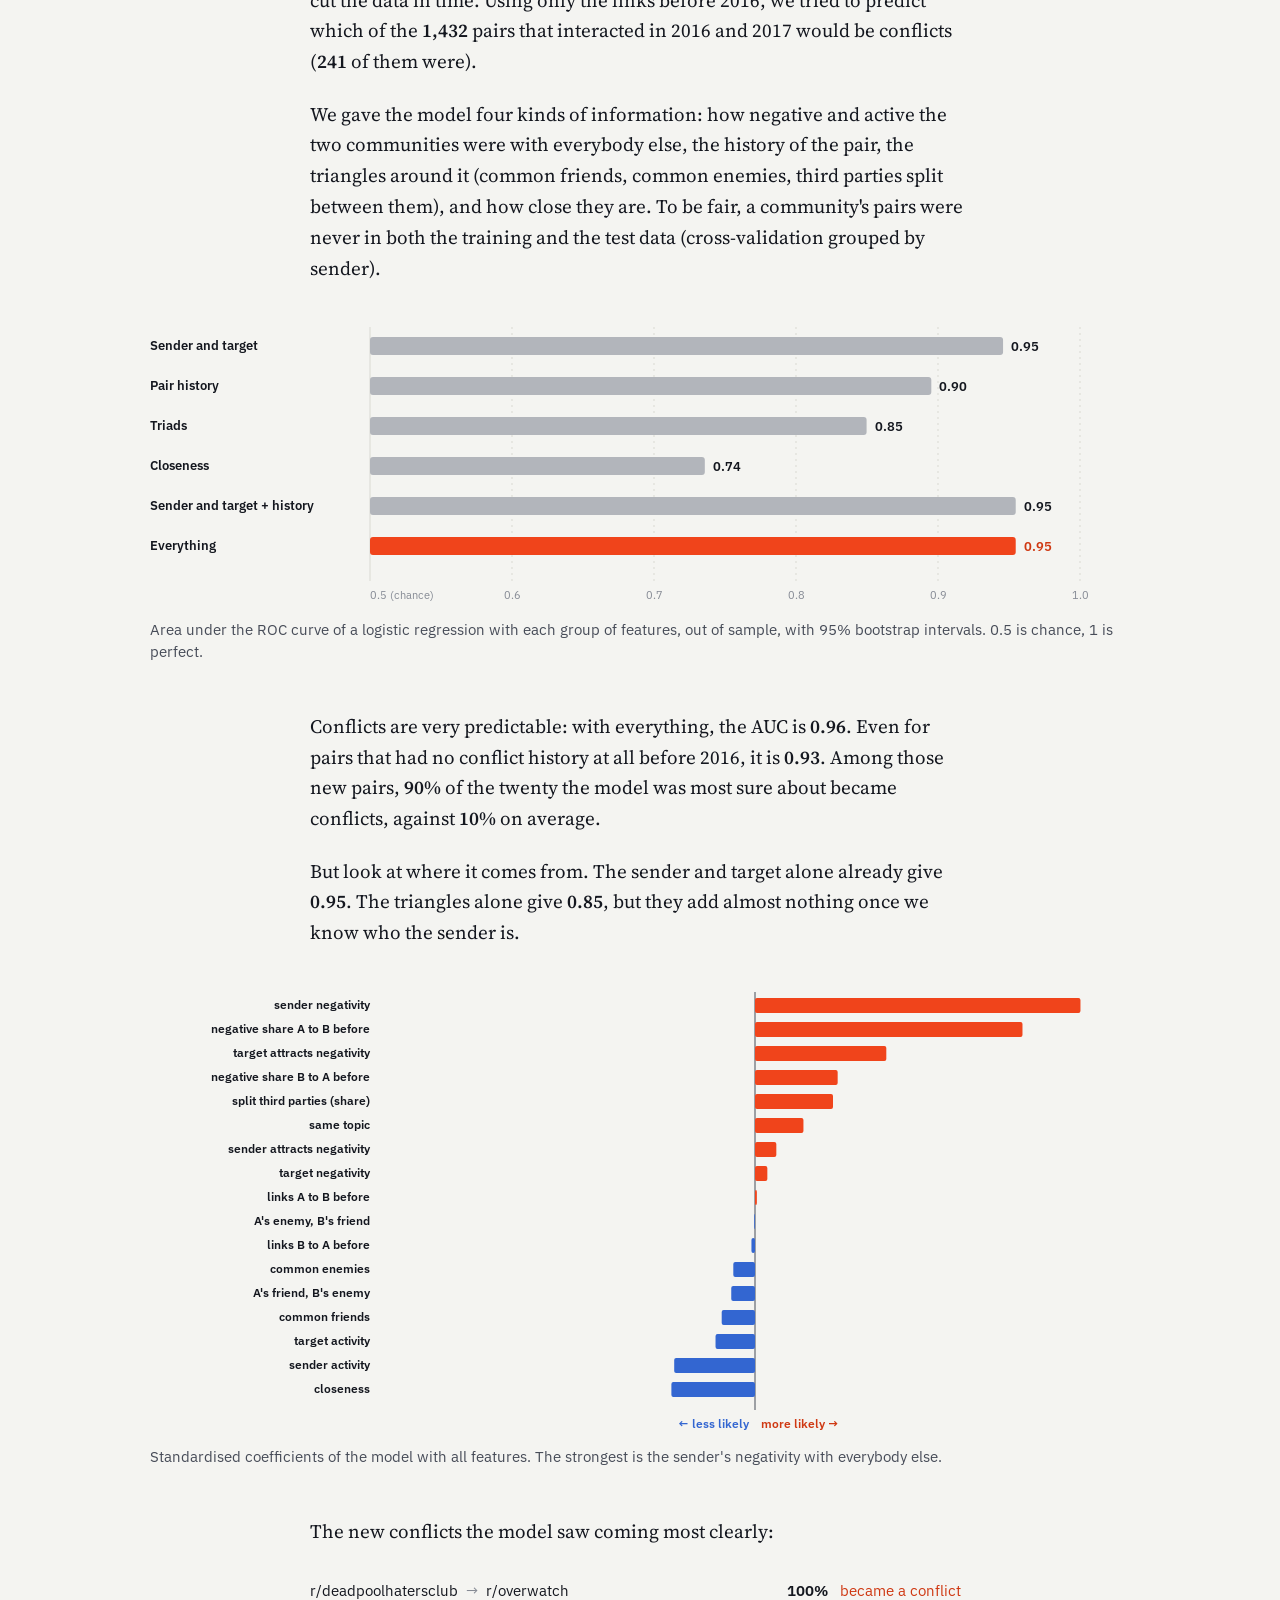
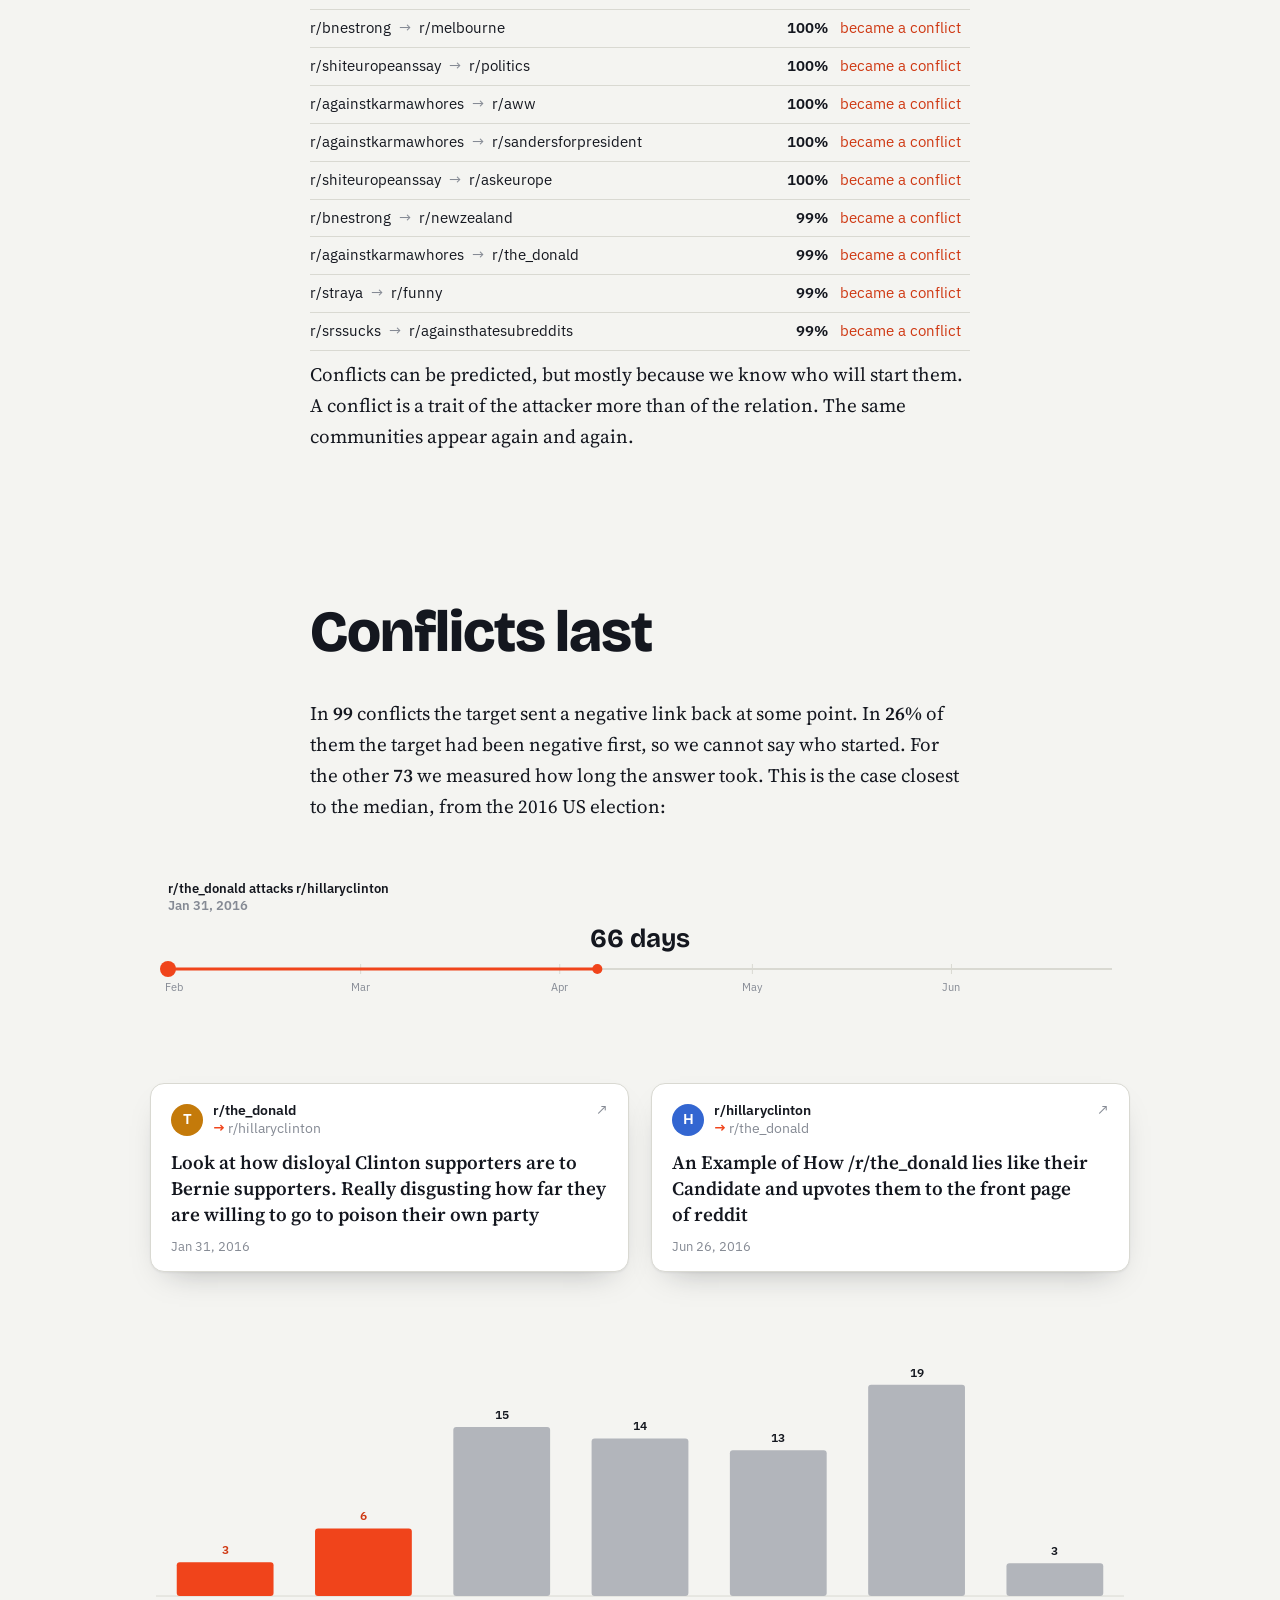
<file: draft2/index.html>
<!doctype html>
<html lang="en">
<head>
<meta charset="utf-8">
<meta name="viewport" content="width=device-width, initial-scale=1, viewport-fit=cover">
<title>Bad Blood</title>
<meta name="description" content="Conflicts between Reddit communities: what they are about, who answers, how they organise the network, whether they can be predicted and how long they last.">
<meta name="robots" content="noindex">
<link rel="preconnect" href="https://fonts.googleapis.com">
<link rel="preconnect" href="https://fonts.gstatic.com" crossorigin>
<link rel="stylesheet" href="https://fonts.googleapis.com/css2?family=Bricolage+Grotesque:opsz,wght@12..96,400;12..96,600;12..96,800&family=IBM+Plex+Sans:wght@400;500;600&family=Source+Serif+4:ital,opsz,wght@0,8..60,400;0,8..60,600;1,8..60,400&display=swap">
<link rel="stylesheet" href="style.css?v=2">
<style>
  .draft-note { position: absolute; top: 0; left: 0; right: 0; z-index: 5; padding: 9px 16px; font: 13.5px/1.4 var(--f-sans); color: #c9cfdb; background: rgba(12,16,24,.72); text-align: center; }
  .draft-note a { color: #fff; }
</style>
<script>document.documentElement.classList.add('js');</script>
</head>
<body>

<div class="progress" aria-hidden="true"><div class="progress-bar"></div></div>

<header class="hero">
  <p class="draft-note">Full project draft. Other versions: <a href="../">first page</a>, <a href="../draft/">short draft</a></p>
  <canvas id="net" aria-label="Network of subreddits connected by conflicts"></canvas>
  <div class="hero-inner">
    <h1>Bad <span class="hot-text">Blood</span></h1>
    <p class="dek">Some Reddit communities fight for years. We followed 858,488 links between subreddits to find out what they fight about, who answers, how the fights shape the network, and whether we can see them coming.</p>
    <p class="hero-hint">Each dot is a subreddit and each line a conflict. Red lines belong to triangles of three communities.<span class="desk-only"> Move over a dot to see its name.</span></p>
  </div>
</header>

<main>

<section id="intro" class="prose">
  <p class="lead reveal">On Reddit, communities talk about each other all the time. A post in one subreddit links to a post in another, and sometimes that link is an attack: people mock the other community, call it out or try to start a fight.</p>
  <p class="reveal">We used the Stanford SNAP dataset, which covers January 2014 to April 2017. Each link has a label that says if the post is negative, and about <b data-k="totals.neg_share" data-f="pct0">–</b> of them are. But a negative post is not always an attack. When we read the negative links of the active communities, only <b data-k="link_labels.attack" data-f="pct0">–</b> attacked the other community. Most were criticism of something posted there.</p>
  <figure class="feuds reveal">
    <ol id="feuds"></ol>
    <figcaption>The ten conflicts with the most negative links. A conflict has a direction: the first community is negative with the second.</figcaption>
  </figure>
  <p class="reveal">This page follows the life of a conflict: what counts as one, what it is about, whether the other side answers, how conflicts arrange themselves in the network, whether they can be predicted, and how long they last.</p>
</section>

<section id="definition" class="chapter">
  <div class="chapter-head reveal">
    <h2>What counts as a conflict</h2>
  </div>
  <div class="prose">
    <p class="reveal">One negative link does not make a conflict, and a fixed number of them is not fair either: three negative links out of five is a lot, three out of three hundred is nothing. So we ask a different question: is A clearly more negative with B than links on Reddit usually are?</p>
    <p class="reveal">Usually, <b data-k="definition.reference" data-f="pct1">–</b> of links are negative. We call a pair a <b>conflict</b> when we are 90% sure that A's share of negative links towards B is above 1.75 times that, so above <b data-k="definition.threshold" data-f="pct0">–</b>. We call it <b>calm</b> when we are 90% sure it is below. Otherwise we do not know yet. The uncertainty comes from a beta-binomial model, so small pairs need more evidence. Try it:</p>
  </div>
  <div class="def-box wide reveal">
    <div class="def-controls">
      <label for="def-n">Links from A to B</label>
      <input type="range" id="def-n" min="1" max="60" value="20">
      <output for="def-n" id="def-n-out">20</output>
    </div>
    <div id="def-explorer"></div>
    <p id="def-sentence"></p>
    <div class="def-legend"><span><i class="c"></i>conflict</span><span><i class="n"></i>calm</span><span><i class="u"></i>not enough evidence</span></div>
  </div>
  <div class="prose">
    <p class="reveal">Among the <b data-k="totals.analysis_set" data-f="int">–</b> most active English-speaking communities, this gives <b data-k="totals.conflicts" data-f="int">–</b> conflicts and <b data-k="totals.calm" data-f="int">–</b> calm pairs. Most pairs exchange too few links to say. One thing stands out from the start: in <b data-k="definition.negative_with_everyone" data-f="int">–</b> of the conflicts, the sender is negative with everybody, not only with its target. Keep this in mind, because it comes back.</p>
  </div>
</section>

<section id="topics" class="chapter">
  <div class="chapter-head reveal">
    <h2>What they fight about</h2>
  </div>
  <div class="prose">
    <p class="reveal">We put together all the post titles of each conflict and looked for topics: groups of words that appear together. (Technically: TF-IDF weights and a non-negative matrix factorisation with eight topics.) Six topics are clear; the other two are single communities repeating the same title, and we leave them out.</p>
  </div>
  <figure class="wide reveal" id="topics-fig">
    <figcaption>Number of conflicts in each topic, with the words that define it.</figcaption>
  </figure>
  <div class="prose">
    <p class="reveal">Politics and the economy, and gender, are by far the largest. Then come games and the parody communities that mock them, and communities that police karma and reposts.</p>
    <p class="reveal">Is the negativity of a conflict different from ordinary negativity? Calm pairs also send each other negative links sometimes. We compared the words of the negative posts in conflicts with the negative posts between calm pairs, using a log-odds ratio with a prior so that rare words do not dominate.</p>
  </div>
  <figure class="wide reveal" id="words-fig">
    <figcaption>Words that are most typical of negative posts in conflicts (left) and of negative posts between calm pairs (right). Bar length is the z-score of the log-odds ratio.</figcaption>
  </figure>
  <div class="prose">
    <p class="reveal callout-line">Calm pairs complain about games and sport. Conflicts are about who people are: women, men, white, black, racist, government. And <b data-k="derived.attack_conf" data-f="pct0">–</b> of the negative links in conflicts are attacks on the other community, against <b data-k="derived.attack_calm" data-f="pct0">–</b> between calm pairs.</p>
  </div>
</section>

<section id="hook" class="chapter">
  <div class="chapter-head reveal">
    <h2>r/mensrights and r/againstmensrights</h2>
  </div>
  <div class="prose">
    <p class="reveal">One conflict up close. r/mensrights is a forum about men's rights issues. r/againstmensrights was created to criticise it. Between 2014 and 2017 the two linked to each other <b data-k="derived.pair_total" data-f="int">–</b> times, and the conflict goes both ways:</p>
  </div>
  <div class="exchange wide" id="pair-quotes"></div>
  <div class="prose">
    <p class="reveal">r/againstmensrights does most of the talking: <b data-k="pair_example.base_b" data-f="pct0">–</b> of all its links are negative, and <b data-k="derived.pair_share_b" data-f="pct0">–</b> of the ones to r/mensrights. r/mensrights almost never links back, only nine times in three years. But when it does, it is unusually negative: <b data-k="derived.pair_share_a" data-f="pct0">–</b> of those links, when its usual share is <b data-k="pair_example.base_a" data-f="pct0">–</b>.</p>
  </div>
  <figure class="wide reveal" id="hook-fig"></figure>
</section>

<section id="ch1" class="chapter">
  <div class="chapter-head reveal">
    <h2>Do conflicts get answered?</h2>
  </div>
  <div class="prose">
    <p class="reveal">That is the first question: when A is in conflict with B, does B answer? In <b data-k="n_checkable" data-f="int">–</b> of the <b data-k="n_forward_hostile" data-f="int">–</b> conflicts the target linked back at least once. In the others it simply ignored its attacker.</p>
    <p class="reveal">B might just be a negative community, so we compare what B sends back with what B usually sends. And we do the same for the calm pairs: if targets always behaved as usual, both groups would match.</p>
  </div>
  <figure class="wide reveal" id="ch1-fig">
    <div class="toggle" role="tablist" aria-label="Which pairs to show">
      <button role="tab" aria-selected="true" data-set="all">Conflicts</button>
      <button role="tab" aria-selected="false" data-set="clean">Calm pairs</button>
    </div>
    <div class="chart" id="bars"></div>
    <div class="legend"><span><i class="sw hot"></i>Targets that sent a negative link back</span><span><i class="sw neutral"></i>Expected from their usual behaviour</span></div>
    <figcaption>Share of targets that sent at least one negative link back, in three groups by how many links they sent back.</figcaption>
  </figure>
  <div class="prose">
    <p class="reveal">In conflicts, targets send <b data-k="answers.conflict.k_obs" data-f="int">–</b> negative links back where we would expect <b data-k="answers.conflict.k_exp" data-f="int">–</b> (<b data-k="answers.conflict.ratio" data-f="x1">–</b>). In calm pairs it is the opposite (<b data-k="answers.calm.ratio" data-f="x1">–</b>). In a binomial regression that accounts for each target's usual negativity and for how much it links back, the odds of a negative answer are <b data-k="answers.odds_ratio" data-f="x1">–</b> higher in a conflict.</p>
    <p class="reveal callout-line">Conflicts are answered, a little, and mostly by targets that barely talk to their attacker. Real two-way conflicts are rare: only <b data-k="answers.conflict.rev_conf" data-f="int">–</b> of the <b data-k="n_checkable" data-f="int">–</b> answers are conflicts themselves.</p>
    <p class="reveal">With our first, broader definition, close communities (many shared users) answered with less hostility when they talked a lot. With the conflicts, the effect points the same way but we cannot tell it apart from chance:</p>
  </div>
  <figure class="wide reveal" id="perm-fig">
    <div class="chart" id="perm"></div>
    <figcaption>Interaction between contact and closeness in a logistic regression of "B answered with a negative link": real data (red) and 2,000 shuffles of closeness (grey).</figcaption>
  </figure>
  <div class="prose"><p class="reveal" id="perm-sentence"></p></div>
</section>

<section id="balance" class="chapter">
  <div class="chapter-head reveal">
    <h2>The enemy of my enemy</h2>
  </div>
  <div class="prose">
    <p class="reveal">So far we looked at pairs. But communities live in a network, and an old idea in social psychology says how relations should fit together. Balance theory (Heider, 1946) says that a triangle is stable when <i>the friend of my friend is my friend</i> and <i>the enemy of my enemy is my friend</i>. A triangle where two friends disagree about a third is unstable, and someone should change sides.</p>
    <p class="reveal">We built a signed network: a line is negative when one side is in conflict with the other, and positive when the pair is calm. It has <b data-k="balance.edges" data-f="int">–</b> lines and <b data-k="balance.triads" data-f="int">–</b> triangles. We counted the four kinds of triangle and compared them with random versions of the network.</p>
    <p class="reveal">The choice of random network matters. If we just shuffle which pairs are conflicts, we forget that a few communities attack almost everybody. So we also used a stricter comparison that keeps how much each community attacks and is attacked. Switch between them:</p>
  </div>
  <figure class="wide reveal" id="balance-fig">
    <div class="toggle wrap" role="tablist" aria-label="Random network used for comparison" id="null-toggle"></div>
    <p class="null-note" id="null-note">The conflict labels are shuffled between pairs. This keeps the number of conflicts, but not who sends them.</p>
    <div class="chart" id="triads"></div>
    <div class="legend"><span><i class="sw" style="background:var(--ink)"></i>Observed</span><span><i class="sw neutral"></i>Expected in the random networks</span><span style="color:var(--calm)">solid: calm</span><span style="color:var(--hot)">dashed: conflict</span></div>
    <figcaption>Number of triangles of each kind, observed and in the random networks (average of 1,000).</figcaption>
  </figure>
  <div class="prose">
    <p class="reveal">One result survives every comparison. The unstable triangle, where a community is in conflict with a friend of its friend, is rare: <b data-k="balance.observed.1" data-f="int">–</b> of them, against <b data-k="balance.nulls.shuffle.mean.1" data-f="int">–</b> with shuffled labels, and still far fewer than expected with the strictest random network, which predicts almost every conflict correctly.</p>
    <p class="reveal">The other half of the theory does not hold. Triangles of three enemies are very common compared with shuffled labels (<b data-k="derived.mmm_ratio" data-f="x1">–</b> as many), but the stricter random networks produce just as many: they come from a few communities that attack many others. And "the enemy of my enemy is my friend" is barely more common than expected.</p>
    <p class="reveal callout-line">Reddit follows what sociologists call <i>weak</i> structural balance (Davis, 1967): communities avoid being in conflict with the friends of their friends, but they do not make friends with the enemies of their enemies.</p>
    <p class="reveal">Does this depend on our definition of conflict? We repeated the main tests with a looser definition and with a stricter one, where A must be more negative with B than with its own other targets:</p>
    <table class="robust reveal">
      <thead><tr><th>Definition</th><th class="num">Conflicts</th><th class="num">Odds of a negative answer</th><th class="num">"Friend of a friend is an enemy" (z, strict null)</th><th class="num">Triangles vs chance</th></tr></thead>
      <tbody>
        <tr><td>Ours (1.75 &times;, 90%)</td><td class="num">480</td><td class="num">1.70&times;</td><td class="num">&minus;8.4</td><td class="num">1.7&times;</td></tr>
        <tr><td>Looser (1.5 &times;, 80%)</td><td class="num">987</td><td class="num">1.65&times;</td><td class="num">&minus;8.7</td><td class="num">2.0&times;</td></tr>
        <tr><td>A singles B out</td><td class="num">86</td><td class="num">1.74&times;</td><td class="num">&minus;3.2</td><td class="num">no triangles</td></tr>
      </tbody>
    </table>
    <p class="reveal">The answers and the missing unstable triangle hold under all three. The z-scores here use the medium version of the strict random network.</p>
  </div>
</section>

<section id="ch3" class="chapter">
  <div class="chapter-head reveal">
    <h2>Common enemies</h2>
  </div>
  <div class="prose">
    <p class="reveal">If we keep only the conflicts, do communities share enemies? We counted triangles where every pair has a conflict, in one direction or both, and compared with 500 random networks in which every community keeps its number of conflicts.</p>
  </div>
  <figure class="wide reveal" id="tri-fig">
    <div class="chart" id="tri-strip"></div>
    <figcaption>Number of triangles in each of the 500 random networks (grey dots) and in the real network (red).</figcaption>
  </figure>
  <div class="prose">
    <p class="reveal">There are <b data-k="triangles.observed" data-f="int">–</b> triangles, against <b data-k="triangles.null_mean" data-f="int">–</b> in random networks (<b data-k="derived.tri_ratio" data-f="x1">–</b>), and <b data-k="derived.in_tri_share" data-f="pct0">–</b> of the conflicts are part of one, against about <b data-k="derived.in_tri_null_share" data-f="pct0">–</b>.</p>
  </div>
  <figure class="wide reveal" id="nested-fig"></figure>
  <div class="prose">
    <p class="reveal">But these are not three-way wars. In almost all of them only two communities attack: both attack the same large subreddit, often r/news, r/worldnews or r/askreddit, and one of them also attacks the other. Only <b data-k="triangles.three_way" data-f="int">–</b> triangles have all three attacking, and all of them are about GamerGate. A typical triangle:</p>
  </div>
  <div class="posts three wide" id="tri-example"></div>
  <div class="duo">
    <figure class="reveal" id="net-examples"></figure>
    <div class="prose reveal">
      <p>Conflicts that are alone are usually between a subreddit and its parody, like r/starwars and r/empiredidnothingwrong, or r/hockey and r/hockeycirclejerk.</p>
      <p>We also expected the communities in a triangle to be more distant from each other, and with one version of the embeddings they looked so. With the version we use everywhere else, the difference disappears, so we do not claim it.</p>
    </div>
  </div>
</section>

<section id="forecast" class="chapter">
  <div class="chapter-head reveal">
    <h2>Can we see a conflict coming?</h2>
  </div>
  <div class="prose">
    <p class="reveal">If conflicts follow rules, the network should warn us before they happen. We cut the data in time. Using only the links before 2016, we tried to predict which of the <b data-k="forecast.n" data-f="int">–</b> pairs that interacted in 2016 and 2017 would be conflicts (<b data-k="forecast.k" data-f="int">–</b> of them were).</p>
    <p class="reveal">We gave the model four kinds of information: how negative and active the two communities were with everybody else, the history of the pair, the triangles around it (common friends, common enemies, third parties split between them), and how close they are. To be fair, a community's pairs were never in both the training and the test data (cross-validation grouped by sender).</p>
  </div>
  <figure class="wide reveal" id="forecast-fig">
    <div class="chart" id="auc-fig"></div>
    <figcaption>Area under the ROC curve of a logistic regression with each group of features, out of sample, with 95% bootstrap intervals. 0.5 is chance, 1 is perfect.</figcaption>
  </figure>
  <div class="prose">
    <p class="reveal">Conflicts are very predictable: with everything, the AUC is <b data-k="derived.auc_all" data-f="d2">–</b>. Even for pairs that had no conflict history at all before 2016, it is <b data-k="forecast.new.auc" data-f="d2">–</b>. Among those new pairs, <b data-k="forecast.new_precision_at_20" data-f="pct0">–</b> of the twenty the model was most sure about became conflicts, against <b data-k="forecast.new_base" data-f="pct0">–</b> on average.</p>
    <p class="reveal">But look at where it comes from. The sender and target alone already give <b data-k="derived.auc_node" data-f="d2">–</b>. The triangles alone give <b data-k="derived.auc_tri" data-f="d2">–</b>, but they add almost nothing once we know who the sender is.</p>
  </div>
  <figure class="wide reveal" id="coef-wrap">
    <div class="chart" id="coef-fig"></div>
    <figcaption>Standardised coefficients of the model with all features. The strongest is the sender's negativity with everybody else.</figcaption>
  </figure>
  <div class="prose">
    <p class="reveal">The new conflicts the model saw coming most clearly:</p>
    <ol class="top-new reveal" id="top-new"></ol>
    <p class="reveal callout-line">Conflicts can be predicted, but mostly because we know who will start them. A conflict is a trait of the attacker more than of the relation. The same communities appear again and again.</p>
  </div>
</section>

<section id="ch4" class="chapter">
  <div class="chapter-head reveal">
    <h2>Conflicts last</h2>
  </div>
  <div class="prose">
    <p class="reveal">In <b data-k="lags.all" data-f="int">–</b> conflicts the target sent a negative link back at some point. In <b data-k="lags.b_first" data-f="pct0">–</b> of them the target had been negative first, so we cannot say who started. For the other <b data-k="lags.n" data-f="int">–</b> we measured how long the answer took. This is the case closest to the median, from the 2016 US election:</p>
  </div>
  <figure class="wide reveal" id="timeline-fig"></figure>
  <figure class="wide reveal" id="lag-fig">
    <div class="chart" id="lags"></div>
    <figcaption>Time between the first negative link and the first negative answer.</figcaption>
  </figure>
  <div class="prose">
    <p class="reveal">Only <b data-k="lags.within30" data-f="pct0">–</b> of the answers arrive in the first month; half take more than <b data-k="lags.median" data-f="int">–</b> days. Nor do conflicts get worse: the share of negative links goes slightly down from the first half of a conflict to the second.</p>
  </div>
  <figure class="reveal narrow" id="esc-fig"></figure>
  <div class="prose">
    <p class="reveal">And they do not end. We classified every pair twice, once with the links before 2016 and once with the links after:</p>
  </div>
  <figure class="wide reveal" id="persist-wrap">
    <div class="chart" id="persist-fig"></div>
    <figcaption>Pairs that could be classified in both periods, by their class before and after 1 January 2016.</figcaption>
  </figure>
  <div class="prose">
    <p class="reveal callout-line"><b data-k="derived.persist_conf_k" data-f="int">–</b> of the <b data-k="derived.persist_conf_n" data-f="int">–</b> conflicts were still conflicts two years later, and only <b data-k="derived.persist_calm_k" data-f="int">–</b> of <b data-k="derived.persist_calm_n" data-f="int">–</b> calm pairs became one. A conflict is not an event. It is a relation.</p>
  </div>
</section>

<section id="tried" class="chapter tried">
  <div class="chapter-head reveal">
    <h2>What we looked for and did not find</h2>
  </div>
  <div class="prose">
    <p class="reveal"><b>Do friends join a fight?</b> When A starts a conflict with B, A's friends (communities that linked calmly with A before) could join in. We compared each friend with a similar community that was not a friend (propensity-score matching on activity and past links to B) and measured the change before and after the first attack (difference-in-differences). A's friends sent B more links afterwards (<b data-k="contagion.friends_more_links" data-f="d2">–</b> more per community), but not more negative ones. B's friends did not attack A either.</p>
    <p class="reveal"><b>Does a conflict change the communities?</b> Both communities become much more active around the start of a conflict. But calm pairs show the same jump around their first contact, so most of it is just what it looks like when two communities meet:</p>
  </div>
  <figure class="wide reveal" id="event-wrap">
    <div class="chart" id="event-fig"></div>
    <figcaption>Links sent by the first community each month around its first link to the second, compared with five similar communities that were never in a conflict (log scale, 0 = same as before). 95% bootstrap bands.</figcaption>
  </figure>
  <div class="prose">
    <p class="reveal">Senders of conflicts grow more and stay higher, but they are also very different communities to begin with, so we do not read this as an effect of the conflict.</p>
  </div>
</section>

<section id="end" class="chapter">
  <div class="chapter-head reveal">
    <h2>Summary</h2>
  </div>
  <div class="prose">
    <ol class="summary reveal">
      <li><b>Conflicts are about identity.</b> Politics, the economy and gender. Negativity between calm communities is about games and sport.</li>
      <li><b>Conflicts are answered, a little.</b> Targets that link back are more negative than usual (odds 1.7 times higher than in calm pairs), but most never link back.</li>
      <li><b>The network is weakly balanced.</b> Communities avoid conflicts with the friends of their friends. The enemy of an enemy does not become a friend.</li>
      <li><b>Conflicts share targets.</b> There are 1.7 times more triangles than chance, mostly two attackers and one large target.</li>
      <li><b>Conflicts can be predicted.</b> AUC 0.96 two years ahead, mostly from who the sender is.</li>
      <li><b>Conflicts last.</b> Answers take months, conflicts do not escalate, and 97% of them are still there two years later.</li>
    </ol>
  </div>
  <div class="prose">
    <details class="methods reveal">
      <summary>Methods and limits</summary>
      <dl>
        <dt>Data</dt><dd>SNAP Reddit Hyperlink Network (Kumar et al., WWW 2018), 858,488 links. Analysis set: <span data-k="totals.analysis_set" data-f="int">–</span> communities that sent at least 50 links, write in English, have an embedding and are not meta or bot communities.</dd>
        <dt>Conflict</dt><dd>Beta-binomial model with prior Beta(m r, m(1 &minus; r)), r = <span data-k="definition.reference" data-f="pct1">–</span>, prior weight m = <span data-k="definition.prior_weight" data-f="d2">–</span> links estimated by maximum likelihood. Conflict if the 90% interval is above 1.75 r, calm if below.</dd>
        <dt>Topics and words</dt><dd>TF-IDF on post titles (one document per conflict), NMF with 8 topics. Log-odds ratio with an informative Dirichlet prior (Monroe, Colaresi and Quinn, 2008).</dd>
        <dt>Answers</dt><dd>Expected negative links back n&middot;p with p the target's usual share. Binomial GLM of the share of negative links back on conflict vs calm, logit(p) and log(links back), errors clustered by target.</dd>
        <dt>Balance</dt><dd>Undirected signed network of decided pairs. Nulls: label shuffle, and L2-penalised logistic regression with one effect per sender and per target (C = 0.3, 1, 10), 1,000 draws each.</dd>
        <dt>Triangles</dt><dd>Configuration model keeping each community's number of conflicts, 500 draws.</dd>
        <dt>Forecast</dt><dd>Features from links before 2016, labels from the conflict rule on 2016&ndash;2017 links. Logistic regression (standardised features), 5-fold cross-validation grouped by sender, 500 bootstrap samples for the AUC interval. Gradient boosting gives the same results.</dd>
        <dt>Time</dt><dd>Escalation: Wilcoxon signed-rank test, p = <span data-k="escalation.p" data-f="d2">–</span>. Persistence: the conflict rule applied separately before and after 2016.</dd>
        <dt>Link types</dt><dd>Labels (attack, criticism, referral, other) made automatically with a language model; not checked by people yet.</dd>
      </dl>
      <p>Limits: the SNAP label is about tone, not intention. Everything is observational: the forecast shows that conflicts are predictable, not what causes them. The configuration model does not keep the direction of conflicts, and large targets make triangles easier. The closeness results depend on how the embeddings are prepared, so we only report them as hints.</p>
    </details>
  </div>
</section>

</main>

<footer class="site-footer">
  <p>CS-401 Applied Data Analysis, EPFL, 2026. Data: Stanford SNAP Reddit Hyperlink Network.</p>
</footer>

<script src="data.js?v=2"></script>
<script src="app.js?v=2"></script>
<script>
  (function () { var i = document.getElementById('def-n'), o = document.getElementById('def-n-out'); if (i && o) i.addEventListener('input', function () { o.textContent = i.value; }); })();
</script>
</body>
</html>
</file>
<file: style.css>
/* Layout: a night-map hero (the real feud network, animated), then a single
   long-read column in a serif reading face; figures break wider than the text;
   chapter 2 pins its chart while the steps scroll past. One hot colour means
   "hostile" everywhere, one cool colour means "close", grey means "chance". */
:root {
  --paper: #f4f4f1;
  --paper-2: #eaeae5;
  --card: #ffffff;
  --ink: #14171f;
  --ink-2: #474c58;
  --muted: #858a94;
  --rule: #d9d9d2;
  --hot: #f0441b;
  --hot-ink: #cf3812;
  --hot-soft: #fbe0d7;
  --calm: #3366d1;
  --neutral: #b2b5bb;
  --s1: #3366d1;
  --s2: #8a4fc9;
  --s3: #c47a0a;
  --s4: #12877a;
  --night: #0c1018;
  --night-ink: #e8ebf1;
  --night-muted: #8a93a6;

  --f-display: "Bricolage Grotesque", "Avenir Next", "Segoe UI", system-ui, sans-serif;
  --f-body: "Source Serif 4", Georgia, "Times New Roman", serif;
  --f-sans: "IBM Plex Sans", "Helvetica Neue", Arial, sans-serif;

  --measure: 660px;
  --wide: 980px;
  color-scheme: light;
}
@media (prefers-color-scheme: dark) {
  :root {
    --paper: #10131a;
    --paper-2: #181c25;
    --card: #161a23;
    --ink: #e9ecf2;
    --ink-2: #b8bdc9;
    --muted: #7f8696;
    --rule: #2a303c;
    --hot: #ff5a2e;
    --hot-ink: #ff7a55;
    --hot-soft: #3a1c14;
    --calm: #6a95f0;
    --neutral: #5d6370;
    --s1: #5b88ea;
    --s2: #a57ae0;
    --s3: #d9952c;
    --s4: #2fae9f;
    color-scheme: dark;
  }
}

* { box-sizing: border-box; }
html { scroll-behavior: smooth; }
@media (prefers-reduced-motion: reduce) { html { scroll-behavior: auto; } }
body {
  margin: 0;
  background: var(--paper);
  color: var(--ink);
  font-family: var(--f-body);
  font-size: 19px;
  line-height: 1.62;
  -webkit-font-smoothing: antialiased;
  text-rendering: optimizeLegibility;
}
b, strong { font-weight: 600; }
a { color: inherit; }
h1, h2, h3 { font-family: var(--f-display); margin: 0; text-wrap: balance; letter-spacing: -0.02em; }
.hot-text { color: var(--hot); }
.muted-text { color: var(--muted); }

/* ---------- progress + chapter nav ---------- */
.progress { position: fixed; inset: 0 0 auto; height: 3px; z-index: 50; pointer-events: none; }
.progress-bar { height: 100%; width: 100%; background: var(--hot); transform-origin: 0 50%; transform: scaleX(0); }
/* ---------- hero ---------- */
.hero {
  position: relative; min-height: 100vh; min-height: 100svh; background: var(--night); color: var(--night-ink);
  overflow: hidden; display: flex; align-items: center;
}
#net { position: absolute; inset: 0; width: 100%; height: 100%; display: block; }
.hero::after {
  content: ""; position: absolute; inset: 0; pointer-events: none;
  background: linear-gradient(90deg, rgba(12,16,24,.92) 0%, rgba(12,16,24,.55) 38%, rgba(12,16,24,0) 62%),
              linear-gradient(0deg, rgba(12,16,24,.9) 0%, rgba(12,16,24,0) 30%);
}
.hero-inner {
  position: relative; z-index: 2; pointer-events: none;
  width: 100%; max-width: 1180px; margin: 0 auto;
  padding: 120px max(24px, env(safe-area-inset-right, 0px)) 120px max(24px, env(safe-area-inset-left, 0px));
}
.hero h1 {
  font-size: clamp(64px, 13vw, 168px); font-weight: 800; line-height: .86; letter-spacing: -0.045em;
  font-variation-settings: "opsz" 96;
}
.dek { max-width: 30ch; font-size: clamp(19px, 2.1vw, 24px); line-height: 1.45; color: #c9cfdb; margin: 28px 0 0; }
.hero-hint { font-family: var(--f-sans); font-size: 14px; color: var(--night-muted); margin-top: 40px; max-width: 42ch; line-height: 1.5; }
.desk-only { display: none; }
@media (hover: hover) and (min-width: 860px) { .desk-only { display: inline; } }
/* ---------- reading column ---------- */
main { padding: 0 max(20px, env(safe-area-inset-right, 0px)) 0 max(20px, env(safe-area-inset-left, 0px)); }
.prose { max-width: var(--measure); margin-left: auto; margin-right: auto; }
.prose p { margin: 0 0 1.15em; }
.prose p b { font-weight: 600; }
.lead { font-size: 1.22em; line-height: 1.5; }
#intro { padding-top: 110px; }
.chapter { padding-top: 130px; }
.chapter-head { max-width: var(--measure); margin: 0 auto 36px; }
.chapter-head h2 { font-size: clamp(36px, 5.4vw, 58px); font-weight: 800; line-height: 1.02; }
.punch { font-weight: 600; }

figure { margin: 0; }
.wide { max-width: var(--wide); margin: 44px auto 48px; }
.narrow { max-width: 520px; margin: 36px auto 40px; }
figcaption, .figcap { font-family: var(--f-sans); font-size: 14.5px; line-height: 1.5; color: var(--ink-2); margin: 12px 0 0; }
figure:has(> .fig-title) { display: flex; flex-direction: column; }
figure > .fig-title { order: 2; font-family: var(--f-sans); font-size: 14.5px; line-height: 1.5; color: var(--ink-2); margin: 12px 0 0; }
.chart svg, figure > svg { display: block; width: 100%; height: auto; overflow: visible; }
.legend { display: flex; flex-wrap: wrap; gap: 6px 20px; font-family: var(--f-sans); font-size: 14px; color: var(--ink-2); margin-top: 10px; }
.legend span { display: inline-flex; align-items: center; gap: 7px; }
.sw { width: 11px; height: 11px; border-radius: 2px; display: inline-block; }
.sw.hot { background: var(--hot); } .sw.neutral { background: var(--neutral); } .sw.calm { background: var(--calm); }

/* svg tokens */
svg { font-family: var(--f-sans); font-size: 13px; }
svg text { fill: var(--ink-2); }
svg .t-strong { fill: var(--ink); font-weight: 600; }
svg .t-hot { fill: var(--hot-ink); font-weight: 600; }
svg .t-calm { fill: var(--calm); font-weight: 600; }
svg .t-muted { fill: var(--muted); }
svg .t-display { font-family: var(--f-display); }
svg .halo { paint-order: stroke; stroke: var(--paper); stroke-width: 5px; stroke-linejoin: round; }
svg .f-hot { fill: var(--hot); } svg .f-calm { fill: var(--calm); } svg .f-neutral { fill: var(--neutral); }
svg .f-card { fill: var(--card); } svg .f-ink { fill: var(--ink); }
svg .s-rule { stroke: var(--rule); } svg .s-hot { stroke: var(--hot); } svg .s-calm { stroke: var(--calm); }
svg .s-neutral { stroke: var(--neutral); } svg .s-ink { stroke: var(--ink-2); }

/* feuds list */
.feuds { margin: 40px 0 44px; }
.feuds ol { list-style: none; margin: 0; padding: 0; display: flex; flex-direction: column; gap: 9px; counter-reset: f; }
.feuds li { display: grid; grid-template-columns: minmax(0, 1fr) 46px; align-items: center; gap: 12px; font-family: var(--f-sans); font-size: 14.5px; }
.feuds .names { position: relative; padding: 6px 10px; z-index: 0; color: var(--ink); white-space: nowrap; overflow: hidden; text-overflow: ellipsis; }
.feuds .names i { color: var(--muted); font-style: normal; padding: 0 6px; }
.feuds .fill { position: absolute; inset: 0 auto 0 0; background: var(--hot-soft); z-index: -1; border-radius: 3px; width: 0; transition: width 1.1s cubic-bezier(.2,.7,.2,1); }
.feuds .n { text-align: right; color: var(--ink-2); font-variant-numeric: tabular-nums; }

/* hook */
.hook-grid { display: grid; grid-template-columns: minmax(0, 1fr) minmax(0, 1.1fr); gap: 48px; max-width: var(--wide); margin: 0 auto 40px; align-items: center; }
.hook-text { margin: 0; }
@media (max-width: 820px) { .hook-grid { grid-template-columns: 1fr; gap: 20px; } }

/* toggle */
.toggle { display: flex; gap: 22px; margin-bottom: 20px; border-bottom: 1px solid var(--rule); }
.toggle button {
  font-family: var(--f-sans); font-size: 15px; border: 0; background: none; color: var(--muted);
  padding: 6px 0 8px; margin-bottom: -1px; border-bottom: 2px solid transparent; cursor: pointer;
}
.toggle button[aria-selected="true"] { color: var(--ink); border-bottom-color: var(--ink); font-weight: 600; }
.toggle button:focus-visible { outline: 2px solid var(--hot); outline-offset: 2px; }

/* scrolly */
.scrolly { display: grid; grid-template-columns: minmax(0, 0.9fr) minmax(0, 1.1fr); gap: 56px; max-width: 1100px; margin: 0 auto; }
.scrolly-graphic { position: sticky; top: 14vh; height: fit-content; order: 2; padding: 22px 0; }
.scrolly-steps { order: 1; padding: 6vh 0 22vh; }
.step { min-height: 68vh; display: flex; align-items: center; }
.step p { margin: 0; opacity: .3; transition: opacity .4s; }
.step.active p { opacity: 1; }
.step p b { font-weight: 600; }
@media (max-width: 860px) {
  .scrolly { grid-template-columns: 1fr; gap: 0; }
  .scrolly-graphic { top: 0; order: 1; background: var(--paper); z-index: 5; padding: 16px 0 8px; }
  .scrolly-steps { order: 2; padding-top: 0; }
  .step { min-height: 60vh; }
}

.duo { display: grid; grid-template-columns: 1fr 1fr; gap: 24px; max-width: var(--wide); margin: 40px auto 44px; }
.duo figure { margin: 0; }
@media (max-width: 760px) { .duo { grid-template-columns: 1fr; } }

/* methods */
.methods { border-top: 1px solid var(--rule); border-bottom: 1px solid var(--rule); padding: 6px 0; font-size: 16px; }
.methods summary { cursor: pointer; font-family: var(--f-display); font-weight: 600; font-size: 20px; padding: 14px 0; list-style: none; display: flex; justify-content: space-between; align-items: center; }
.methods summary::-webkit-details-marker { display: none; }
.methods summary::after { content: "+"; font-family: var(--f-sans); color: var(--muted); font-size: 22px; transition: transform .3s; }
.methods[open] summary::after { transform: rotate(45deg); }
.methods dl { display: grid; grid-template-columns: 150px minmax(0, 1fr); gap: 12px 20px; margin: 6px 0 20px; }
.methods dt { font-family: var(--f-sans); font-size: 14.5px; font-weight: 600; color: var(--ink); padding-top: 2px; }
.methods dd { margin: 0; color: var(--ink-2); }
.methods > p { color: var(--ink-2); }
@media (max-width: 600px) { .methods dl { grid-template-columns: 1fr; gap: 2px; } .methods dd { margin-bottom: 12px; } }

.site-footer {
  margin-top: 120px; padding: 40px max(20px, env(safe-area-inset-right, 0px)) 60px max(20px, env(safe-area-inset-left, 0px));
  background: var(--night); color: var(--night-muted); font-family: var(--f-sans); font-size: 13.5px; text-align: center;
}

/* ---------- reveal on scroll (only when JS runs and motion is fine) ---------- */
@media (prefers-reduced-motion: no-preference) {
  .js .reveal { opacity: 0; transform: translateY(26px); transition: opacity .9s cubic-bezier(.2,.7,.2,1), transform .9s cubic-bezier(.2,.7,.2,1); }
  .js .reveal.in { opacity: 1; transform: none; }
}

@media (prefers-reduced-motion: reduce) {
  *, *::before, *::after { transition: none !important; animation: none !important; }
}

/* drawn-on-view helpers */
.draw { transition: stroke-dashoffset 1.4s cubic-bezier(.3,.6,.2,1); }
.pop { transform-box: fill-box; transform-origin: center; transition: transform .5s cubic-bezier(.3,1.6,.5,1), fill .4s, opacity .4s; }

.summary { padding-left: 1.2em; margin: 0 0 2em; }
.summary li { margin-bottom: .7em; padding-left: .2em; }

/* real post titles */
/* ---------- real posts ---------- */
.sub-av { flex: none; display: inline-grid; place-items: center; width: 24px; height: 24px; border-radius: 50%; color: #fff; font: 600 12.5px/1 var(--f-sans); }
.sub-av.big { width: 44px; height: 44px; font-size: 20px; font-family: var(--f-display); box-shadow: 0 0 0 4px var(--paper), 0 0 0 5px var(--rule); }
.post { position: relative; display: flex; flex-direction: column; gap: 12px; padding: 18px 20px 16px; text-decoration: none; color: inherit;
  background: var(--card); border: 1px solid var(--rule); border-radius: 14px;
  box-shadow: 0 1px 2px rgba(20,23,31,.05), 0 14px 32px -18px rgba(20,23,31,.35);
  transition: transform .25s ease, box-shadow .25s ease, border-color .25s ease; }
.post-head { display: flex; align-items: center; gap: 10px; font: 14px/1.25 var(--f-sans); }
.post-head .sub-av { width: 32px; height: 32px; font-size: 14.5px; }
.post-who { display: flex; flex-direction: column; min-width: 0; flex: 1; }
.post-from { color: var(--ink); font-weight: 600; }
.post-to { color: var(--muted); font-size: 13.5px; overflow-wrap: anywhere; }
.post-arrow { color: var(--hot); font-weight: 600; }
.post-title { font: 600 19px/1.38 var(--f-body); color: var(--ink); text-wrap: pretty; }
.post-date { font: 13px/1.2 var(--f-sans); color: var(--muted); }
.post-open { align-self: flex-start; font: 15px/1 var(--f-sans); color: var(--muted); transition: color .2s ease, transform .2s ease; }
.post:hover, .post:focus-visible { border-color: color-mix(in srgb, var(--c) 45%, var(--rule)); box-shadow: 0 1px 2px rgba(20,23,31,.05), 0 22px 40px -18px rgba(20,23,31,.45); }
.post:hover .post-open, .post:focus-visible .post-open { color: var(--ink); transform: translate(2px, -2px); }
.posts { display: grid; gap: 22px; margin: 34px auto 42px; }
.posts.three { grid-template-columns: repeat(3, minmax(0, 1fr)); }
.posts.two { grid-template-columns: repeat(2, minmax(0, 1fr)); margin: 28px 0 0; }

/* the exchange between two subreddits */
.exchange { margin: 40px auto 46px; }
.ex-head { display: grid; grid-template-columns: 1fr 1fr; gap: 56px; margin-bottom: 26px; }
.ex-side { display: flex; align-items: center; gap: 14px; }
.ex-side.right { flex-direction: row-reverse; text-align: right; }
.ex-who { display: flex; flex-direction: column; gap: 3px; }
.ex-name { font: 700 22px/1.1 var(--f-display); letter-spacing: -0.01em; }
.ex-count { font: 14px/1.3 var(--f-sans); color: var(--muted); }
.ex-body { position: relative; display: flex; flex-direction: column; gap: 14px; padding: 8px 0; }
.ex-body::before { content: ""; position: absolute; left: 50%; top: 0; bottom: 0; width: 2px; margin-left: -1px; background: var(--rule); transform-origin: top; }
.ex-row { position: relative; display: grid; grid-template-columns: 1fr 56px 1fr; align-items: center; }
.ex-row .post { grid-row: 1; }
.ex-row.from-a .post { grid-column: 1; }
.ex-row.from-b .post { grid-column: 3; }
.ex-dot { grid-row: 1; grid-column: 2; justify-self: center; width: 14px; height: 14px; border-radius: 50%; box-shadow: 0 0 0 4px var(--paper); z-index: 1; }
.ex-date { grid-row: 1; font: 14px/1.2 var(--f-sans); color: var(--muted); }
.ex-row.from-a .ex-date { grid-column: 3; padding-left: 4px; }
.ex-row.from-b .ex-date { grid-column: 1; justify-self: end; padding-right: 4px; }
.ex-row .post-date { display: none; }
/* chat-bubble tail pointing at the time line */
.ex-row .post::after { content: ""; position: absolute; top: 50%; width: 13px; height: 13px; background: var(--card); border: 1px solid var(--rule); transform: translateY(-50%) rotate(45deg); transition: border-color .25s ease; }
.ex-row.from-a .post::after { right: -7.5px; border-left: 0; border-bottom: 0; }
.ex-row.from-b .post::after { left: -7.5px; border-right: 0; border-top: 0; }
.ex-row .post:hover::after { border-color: color-mix(in srgb, var(--c) 45%, var(--rule)); }

.js .ex-body::before { transform: scaleY(0); transition: transform 1.4s cubic-bezier(.2,.7,.2,1); }
.js .ex-body.in::before { transform: none; }
.js .ex-row .post, .js .posts .post { opacity: 0; transition: opacity .7s ease, transform .7s cubic-bezier(.2,.7,.2,1), box-shadow .25s ease, border-color .25s ease; }
.js .ex-row.from-a .post { transform: translateX(-36px); }
.js .ex-row.from-b .post { transform: translateX(36px); }
.js .posts .post { transform: translateY(22px); }
.js .ex-row .ex-dot { transform: scale(0); transition: transform .5s cubic-bezier(.3,1.6,.5,1) .25s; }
.js .ex-row .ex-date { opacity: 0; transition: opacity .6s ease .35s; }
.js .ex-row.in .post, .js .posts .post.in { opacity: 1; transform: none; }
.js .ex-row.in .ex-dot { transform: none; }
.js .ex-row.in .ex-date { opacity: 1; }
.js .ex-row.in .post:hover, .js .posts .post.in:hover { transform: translateY(-3px); }
.ex-row { transition-delay: 0s !important; }

@media (max-width: 760px) {
  .posts.three, .posts.two { grid-template-columns: 1fr; gap: 16px; }
  .ex-head { gap: 16px; }
  .sub-av.big { width: 36px; height: 36px; font-size: 17px; }
  .ex-name { font-size: 18px; }
  .ex-count { font-size: 13px; }
  .ex-body::before { left: 9px; }
  .ex-row { grid-template-columns: 18px 1fr; column-gap: 14px; }
  .ex-row.from-a .post, .ex-row.from-b .post { grid-column: 2; }
  .ex-row.from-a .post { margin-right: 10%; }
  .ex-row.from-b .post { margin-left: 10%; }
  .ex-dot { grid-column: 1; width: 12px; height: 12px; }
  .ex-date { display: none; }
  .ex-row .post-date { display: inline; }
  .ex-row .post::after { display: none; }
  .post { padding: 15px 16px 14px; }
  .post-title { font-size: 17.5px; }
}
@media (prefers-color-scheme: dark) {
  .post { box-shadow: 0 1px 2px rgba(0,0,0,.3), 0 14px 32px -18px rgba(0,0,0,.8); }
}
</file>
<file: draft/style.css>
/* Layout: a night-map hero (the real feud network, animated), then a single
   long-read column in a serif reading face; figures break wider than the text;
   chapter 2 pins its chart while the steps scroll past. One hot colour means
   "hostile" everywhere, one cool colour means "close", grey means "chance". */
:root {
  --paper: #f4f4f1;
  --paper-2: #eaeae5;
  --card: #ffffff;
  --ink: #14171f;
  --ink-2: #474c58;
  --muted: #858a94;
  --rule: #d9d9d2;
  --hot: #f0441b;
  --hot-ink: #cf3812;
  --hot-soft: #fbe0d7;
  --calm: #3366d1;
  --neutral: #b2b5bb;
  --s1: #3366d1;
  --s2: #8a4fc9;
  --s3: #c47a0a;
  --s4: #12877a;
  --night: #0c1018;
  --night-ink: #e8ebf1;
  --night-muted: #8a93a6;

  --f-display: "Bricolage Grotesque", "Avenir Next", "Segoe UI", system-ui, sans-serif;
  --f-body: "Source Serif 4", Georgia, "Times New Roman", serif;
  --f-sans: "IBM Plex Sans", "Helvetica Neue", Arial, sans-serif;

  --measure: 660px;
  --wide: 980px;
  color-scheme: light;
}
@media (prefers-color-scheme: dark) {
  :root {
    --paper: #10131a;
    --paper-2: #181c25;
    --card: #161a23;
    --ink: #e9ecf2;
    --ink-2: #b8bdc9;
    --muted: #7f8696;
    --rule: #2a303c;
    --hot: #ff5a2e;
    --hot-ink: #ff7a55;
    --hot-soft: #3a1c14;
    --calm: #6a95f0;
    --neutral: #5d6370;
    --s1: #5b88ea;
    --s2: #a57ae0;
    --s3: #d9952c;
    --s4: #2fae9f;
    color-scheme: dark;
  }
}

* { box-sizing: border-box; }
html { scroll-behavior: smooth; }
@media (prefers-reduced-motion: reduce) { html { scroll-behavior: auto; } }
body {
  margin: 0;
  background: var(--paper);
  color: var(--ink);
  font-family: var(--f-body);
  font-size: 19px;
  line-height: 1.62;
  -webkit-font-smoothing: antialiased;
  text-rendering: optimizeLegibility;
}
b, strong { font-weight: 600; }
a { color: inherit; }
h1, h2, h3 { font-family: var(--f-display); margin: 0; text-wrap: balance; letter-spacing: -0.02em; }
.hot-text { color: var(--hot); }
.muted-text { color: var(--muted); }

/* ---------- progress + chapter nav ---------- */
.progress { position: fixed; inset: 0 0 auto; height: 3px; z-index: 50; pointer-events: none; }
.progress-bar { height: 100%; width: 100%; background: var(--hot); transform-origin: 0 50%; transform: scaleX(0); }
/* ---------- hero ---------- */
.hero {
  position: relative; min-height: 100vh; min-height: 100svh; background: var(--night); color: var(--night-ink);
  overflow: hidden; display: flex; align-items: center;
}
#net { position: absolute; inset: 0; width: 100%; height: 100%; display: block; }
.hero::after {
  content: ""; position: absolute; inset: 0; pointer-events: none;
  background: linear-gradient(90deg, rgba(12,16,24,.92) 0%, rgba(12,16,24,.55) 38%, rgba(12,16,24,0) 62%),
              linear-gradient(0deg, rgba(12,16,24,.9) 0%, rgba(12,16,24,0) 30%);
}
.hero-inner {
  position: relative; z-index: 2; pointer-events: none;
  width: 100%; max-width: 1180px; margin: 0 auto;
  padding: 120px max(24px, env(safe-area-inset-right, 0px)) 120px max(24px, env(safe-area-inset-left, 0px));
}
.hero h1 {
  font-size: clamp(64px, 13vw, 168px); font-weight: 800; line-height: .86; letter-spacing: -0.045em;
  font-variation-settings: "opsz" 96;
}
.dek { max-width: 30ch; font-size: clamp(19px, 2.1vw, 24px); line-height: 1.45; color: #c9cfdb; margin: 28px 0 0; }
.hero-hint { font-family: var(--f-sans); font-size: 14px; color: var(--night-muted); margin-top: 40px; max-width: 42ch; line-height: 1.5; }
.desk-only { display: none; }
@media (hover: hover) and (min-width: 860px) { .desk-only { display: inline; } }
/* ---------- reading column ---------- */
main { padding: 0 max(20px, env(safe-area-inset-right, 0px)) 0 max(20px, env(safe-area-inset-left, 0px)); }
.prose { max-width: var(--measure); margin-left: auto; margin-right: auto; }
.prose p { margin: 0 0 1.15em; }
.prose p b { font-weight: 600; }
.lead { font-size: 1.22em; line-height: 1.5; }
#intro { padding-top: 110px; }
.chapter { padding-top: 130px; }
.chapter-head { max-width: var(--measure); margin: 0 auto 36px; }
.chapter-head h2 { font-size: clamp(36px, 5.4vw, 58px); font-weight: 800; line-height: 1.02; }
.punch { font-weight: 600; }

figure { margin: 0; }
.wide { max-width: var(--wide); margin: 44px auto 48px; }
.narrow { max-width: 520px; margin: 36px auto 40px; }
figcaption, .figcap { font-family: var(--f-sans); font-size: 14.5px; line-height: 1.5; color: var(--ink-2); margin: 12px 0 0; }
figure:has(> .fig-title) { display: flex; flex-direction: column; }
figure > .fig-title { order: 2; font-family: var(--f-sans); font-size: 14.5px; line-height: 1.5; color: var(--ink-2); margin: 12px 0 0; }
.chart svg, figure > svg { display: block; width: 100%; height: auto; overflow: visible; }
.legend { display: flex; flex-wrap: wrap; gap: 6px 20px; font-family: var(--f-sans); font-size: 14px; color: var(--ink-2); margin-top: 10px; }
.legend span { display: inline-flex; align-items: center; gap: 7px; }
.sw { width: 11px; height: 11px; border-radius: 2px; display: inline-block; }
.sw.hot { background: var(--hot); } .sw.neutral { background: var(--neutral); } .sw.calm { background: var(--calm); }

/* svg tokens */
svg { font-family: var(--f-sans); font-size: 13px; }
svg text { fill: var(--ink-2); }
svg .t-strong { fill: var(--ink); font-weight: 600; }
svg .t-hot { fill: var(--hot-ink); font-weight: 600; }
svg .t-calm { fill: var(--calm); font-weight: 600; }
svg .t-muted { fill: var(--muted); }
svg .t-display { font-family: var(--f-display); }
svg .halo { paint-order: stroke; stroke: var(--paper); stroke-width: 5px; stroke-linejoin: round; }
svg .f-hot { fill: var(--hot); } svg .f-calm { fill: var(--calm); } svg .f-neutral { fill: var(--neutral); }
svg .f-card { fill: var(--card); } svg .f-ink { fill: var(--ink); }
svg .s-rule { stroke: var(--rule); } svg .s-hot { stroke: var(--hot); } svg .s-calm { stroke: var(--calm); }
svg .s-neutral { stroke: var(--neutral); } svg .s-ink { stroke: var(--ink-2); }

/* feuds list */
.feuds { margin: 40px 0 44px; }
.feuds ol { list-style: none; margin: 0; padding: 0; display: flex; flex-direction: column; gap: 9px; counter-reset: f; }
.feuds li { display: grid; grid-template-columns: minmax(0, 1fr) 46px; align-items: center; gap: 12px; font-family: var(--f-sans); font-size: 14.5px; }
.feuds .names { position: relative; padding: 6px 10px; z-index: 0; color: var(--ink); white-space: nowrap; overflow: hidden; text-overflow: ellipsis; }
.feuds .names i { color: var(--muted); font-style: normal; padding: 0 6px; }
.feuds .fill { position: absolute; inset: 0 auto 0 0; background: var(--hot-soft); z-index: -1; border-radius: 3px; width: 0; transition: width 1.1s cubic-bezier(.2,.7,.2,1); }
.feuds .n { text-align: right; color: var(--ink-2); font-variant-numeric: tabular-nums; }

/* hook */
.hook-grid { display: grid; grid-template-columns: minmax(0, 1fr) minmax(0, 1.1fr); gap: 48px; max-width: var(--wide); margin: 0 auto 40px; align-items: center; }
.hook-text { margin: 0; }
@media (max-width: 820px) { .hook-grid { grid-template-columns: 1fr; gap: 20px; } }

/* toggle */
.toggle { display: flex; gap: 22px; margin-bottom: 20px; border-bottom: 1px solid var(--rule); }
.toggle button {
  font-family: var(--f-sans); font-size: 15px; border: 0; background: none; color: var(--muted);
  padding: 6px 0 8px; margin-bottom: -1px; border-bottom: 2px solid transparent; cursor: pointer;
}
.toggle button[aria-selected="true"] { color: var(--ink); border-bottom-color: var(--ink); font-weight: 600; }
.toggle button:focus-visible { outline: 2px solid var(--hot); outline-offset: 2px; }

/* scrolly */
.scrolly { display: grid; grid-template-columns: minmax(0, 0.9fr) minmax(0, 1.1fr); gap: 56px; max-width: 1100px; margin: 0 auto; }
.scrolly-graphic { position: sticky; top: 14vh; height: fit-content; order: 2; padding: 22px 0; }
.scrolly-steps { order: 1; padding: 6vh 0 22vh; }
.step { min-height: 68vh; display: flex; align-items: center; }
.step p { margin: 0; opacity: .3; transition: opacity .4s; }
.step.active p { opacity: 1; }
.step p b { font-weight: 600; }
@media (max-width: 860px) {
  .scrolly { grid-template-columns: 1fr; gap: 0; }
  .scrolly-graphic { top: 0; order: 1; background: var(--paper); z-index: 5; padding: 16px 0 8px; }
  .scrolly-steps { order: 2; padding-top: 0; }
  .step { min-height: 60vh; }
}

.duo { display: grid; grid-template-columns: 1fr 1fr; gap: 24px; max-width: var(--wide); margin: 40px auto 44px; }
.duo figure { margin: 0; }
@media (max-width: 760px) { .duo { grid-template-columns: 1fr; } }

/* methods */
.methods { border-top: 1px solid var(--rule); border-bottom: 1px solid var(--rule); padding: 6px 0; font-size: 16px; }
.methods summary { cursor: pointer; font-family: var(--f-display); font-weight: 600; font-size: 20px; padding: 14px 0; list-style: none; display: flex; justify-content: space-between; align-items: center; }
.methods summary::-webkit-details-marker { display: none; }
.methods summary::after { content: "+"; font-family: var(--f-sans); color: var(--muted); font-size: 22px; transition: transform .3s; }
.methods[open] summary::after { transform: rotate(45deg); }
.methods dl { display: grid; grid-template-columns: 150px minmax(0, 1fr); gap: 12px 20px; margin: 6px 0 20px; }
.methods dt { font-family: var(--f-sans); font-size: 14.5px; font-weight: 600; color: var(--ink); padding-top: 2px; }
.methods dd { margin: 0; color: var(--ink-2); }
.methods > p { color: var(--ink-2); }
@media (max-width: 600px) { .methods dl { grid-template-columns: 1fr; gap: 2px; } .methods dd { margin-bottom: 12px; } }

.site-footer {
  margin-top: 120px; padding: 40px max(20px, env(safe-area-inset-right, 0px)) 60px max(20px, env(safe-area-inset-left, 0px));
  background: var(--night); color: var(--night-muted); font-family: var(--f-sans); font-size: 13.5px; text-align: center;
}

/* ---------- reveal on scroll (only when JS runs and motion is fine) ---------- */
@media (prefers-reduced-motion: no-preference) {
  .js .reveal { opacity: 0; transform: translateY(26px); transition: opacity .9s cubic-bezier(.2,.7,.2,1), transform .9s cubic-bezier(.2,.7,.2,1); }
  .js .reveal.in { opacity: 1; transform: none; }
}

@media (prefers-reduced-motion: reduce) {
  *, *::before, *::after { transition: none !important; animation: none !important; }
}

/* drawn-on-view helpers */
.draw { transition: stroke-dashoffset 1.4s cubic-bezier(.3,.6,.2,1); }
.pop { transform-box: fill-box; transform-origin: center; transition: transform .5s cubic-bezier(.3,1.6,.5,1), fill .4s, opacity .4s; }

.summary { padding-left: 1.2em; margin: 0 0 2em; }
.summary li { margin-bottom: .7em; padding-left: .2em; }

/* real post titles */
/* ---------- real posts ---------- */
.sub-av { flex: none; display: inline-grid; place-items: center; width: 24px; height: 24px; border-radius: 50%; color: #fff; font: 600 12.5px/1 var(--f-sans); }
.sub-av.big { width: 44px; height: 44px; font-size: 20px; font-family: var(--f-display); box-shadow: 0 0 0 4px var(--paper), 0 0 0 5px var(--rule); }
.post { position: relative; display: flex; flex-direction: column; gap: 12px; padding: 18px 20px 16px; text-decoration: none; color: inherit;
  background: var(--card); border: 1px solid var(--rule); border-radius: 14px;
  box-shadow: 0 1px 2px rgba(20,23,31,.05), 0 14px 32px -18px rgba(20,23,31,.35);
  transition: transform .25s ease, box-shadow .25s ease, border-color .25s ease; }
.post-head { display: flex; align-items: center; gap: 10px; font: 14px/1.25 var(--f-sans); }
.post-head .sub-av { width: 32px; height: 32px; font-size: 14.5px; }
.post-who { display: flex; flex-direction: column; min-width: 0; flex: 1; }
.post-from { color: var(--ink); font-weight: 600; }
.post-to { color: var(--muted); font-size: 13.5px; overflow-wrap: anywhere; }
.post-arrow { color: var(--hot); font-weight: 600; }
.post-title { font: 600 19px/1.38 var(--f-body); color: var(--ink); text-wrap: pretty; }
.post-date { font: 13px/1.2 var(--f-sans); color: var(--muted); }
.post-open { align-self: flex-start; font: 15px/1 var(--f-sans); color: var(--muted); transition: color .2s ease, transform .2s ease; }
.post:hover, .post:focus-visible { border-color: color-mix(in srgb, var(--c) 45%, var(--rule)); box-shadow: 0 1px 2px rgba(20,23,31,.05), 0 22px 40px -18px rgba(20,23,31,.45); }
.post:hover .post-open, .post:focus-visible .post-open { color: var(--ink); transform: translate(2px, -2px); }
.posts { display: grid; gap: 22px; margin: 34px auto 42px; }
.posts.three { grid-template-columns: repeat(3, minmax(0, 1fr)); }
.posts.two { grid-template-columns: repeat(2, minmax(0, 1fr)); margin: 28px 0 0; }

/* the exchange between two subreddits */
.exchange { margin: 40px auto 46px; }
.ex-head { display: grid; grid-template-columns: 1fr 1fr; gap: 56px; margin-bottom: 26px; }
.ex-side { display: flex; align-items: center; gap: 14px; }
.ex-side.right { flex-direction: row-reverse; text-align: right; }
.ex-who { display: flex; flex-direction: column; gap: 3px; }
.ex-name { font: 700 22px/1.1 var(--f-display); letter-spacing: -0.01em; }
.ex-count { font: 14px/1.3 var(--f-sans); color: var(--muted); }
.ex-body { position: relative; display: flex; flex-direction: column; gap: 14px; padding: 8px 0; }
.ex-body::before { content: ""; position: absolute; left: 50%; top: 0; bottom: 0; width: 2px; margin-left: -1px; background: var(--rule); transform-origin: top; }
.ex-row { position: relative; display: grid; grid-template-columns: 1fr 56px 1fr; align-items: center; }
.ex-row .post { grid-row: 1; }
.ex-row.from-a .post { grid-column: 1; }
.ex-row.from-b .post { grid-column: 3; }
.ex-dot { grid-row: 1; grid-column: 2; justify-self: center; width: 14px; height: 14px; border-radius: 50%; box-shadow: 0 0 0 4px var(--paper); z-index: 1; }
.ex-date { grid-row: 1; font: 14px/1.2 var(--f-sans); color: var(--muted); }
.ex-row.from-a .ex-date { grid-column: 3; padding-left: 4px; }
.ex-row.from-b .ex-date { grid-column: 1; justify-self: end; padding-right: 4px; }
.ex-row .post-date { display: none; }
/* chat-bubble tail pointing at the time line */
.ex-row .post::after { content: ""; position: absolute; top: 50%; width: 13px; height: 13px; background: var(--card); border: 1px solid var(--rule); transform: translateY(-50%) rotate(45deg); transition: border-color .25s ease; }
.ex-row.from-a .post::after { right: -7.5px; border-left: 0; border-bottom: 0; }
.ex-row.from-b .post::after { left: -7.5px; border-right: 0; border-top: 0; }
.ex-row .post:hover::after { border-color: color-mix(in srgb, var(--c) 45%, var(--rule)); }

.js .ex-body::before { transform: scaleY(0); transition: transform 1.4s cubic-bezier(.2,.7,.2,1); }
.js .ex-body.in::before { transform: none; }
.js .ex-row .post, .js .posts .post { opacity: 0; transition: opacity .7s ease, transform .7s cubic-bezier(.2,.7,.2,1), box-shadow .25s ease, border-color .25s ease; }
.js .ex-row.from-a .post { transform: translateX(-36px); }
.js .ex-row.from-b .post { transform: translateX(36px); }
.js .posts .post { transform: translateY(22px); }
.js .ex-row .ex-dot { transform: scale(0); transition: transform .5s cubic-bezier(.3,1.6,.5,1) .25s; }
.js .ex-row .ex-date { opacity: 0; transition: opacity .6s ease .35s; }
.js .ex-row.in .post, .js .posts .post.in { opacity: 1; transform: none; }
.js .ex-row.in .ex-dot { transform: none; }
.js .ex-row.in .ex-date { opacity: 1; }
.js .ex-row.in .post:hover, .js .posts .post.in:hover { transform: translateY(-3px); }
.ex-row { transition-delay: 0s !important; }

@media (max-width: 760px) {
  .posts.three, .posts.two { grid-template-columns: 1fr; gap: 16px; }
  .ex-head { gap: 16px; }
  .sub-av.big { width: 36px; height: 36px; font-size: 17px; }
  .ex-name { font-size: 18px; }
  .ex-count { font-size: 13px; }
  .ex-body::before { left: 9px; }
  .ex-row { grid-template-columns: 18px 1fr; column-gap: 14px; }
  .ex-row.from-a .post, .ex-row.from-b .post { grid-column: 2; }
  .ex-row.from-a .post { margin-right: 10%; }
  .ex-row.from-b .post { margin-left: 10%; }
  .ex-dot { grid-column: 1; width: 12px; height: 12px; }
  .ex-date { display: none; }
  .ex-row .post-date { display: inline; }
  .ex-row .post::after { display: none; }
  .post { padding: 15px 16px 14px; }
  .post-title { font-size: 17.5px; }
}
@media (prefers-color-scheme: dark) {
  .post { box-shadow: 0 1px 2px rgba(0,0,0,.3), 0 14px 32px -18px rgba(0,0,0,.8); }
}
</file>
<file: draft2/style.css>
/* Layout: a night-map hero (the real feud network, animated), then a single
   long-read column in a serif reading face; figures break wider than the text;
   chapter 2 pins its chart while the steps scroll past. One hot colour means
   "hostile" everywhere, one cool colour means "close", grey means "chance". */
:root {
  --paper: #f4f4f1;
  --paper-2: #eaeae5;
  --card: #ffffff;
  --ink: #14171f;
  --ink-2: #474c58;
  --muted: #858a94;
  --rule: #d9d9d2;
  --hot: #f0441b;
  --hot-ink: #cf3812;
  --hot-soft: #fbe0d7;
  --calm: #3366d1;
  --neutral: #b2b5bb;
  --s1: #3366d1;
  --s2: #8a4fc9;
  --s3: #c47a0a;
  --s4: #12877a;
  --night: #0c1018;
  --night-ink: #e8ebf1;
  --night-muted: #8a93a6;

  --f-display: "Bricolage Grotesque", "Avenir Next", "Segoe UI", system-ui, sans-serif;
  --f-body: "Source Serif 4", Georgia, "Times New Roman", serif;
  --f-sans: "IBM Plex Sans", "Helvetica Neue", Arial, sans-serif;

  --measure: 660px;
  --wide: 980px;
  color-scheme: light;
}
@media (prefers-color-scheme: dark) {
  :root {
    --paper: #10131a;
    --paper-2: #181c25;
    --card: #161a23;
    --ink: #e9ecf2;
    --ink-2: #b8bdc9;
    --muted: #7f8696;
    --rule: #2a303c;
    --hot: #ff5a2e;
    --hot-ink: #ff7a55;
    --hot-soft: #3a1c14;
    --calm: #6a95f0;
    --neutral: #5d6370;
    --s1: #5b88ea;
    --s2: #a57ae0;
    --s3: #d9952c;
    --s4: #2fae9f;
    color-scheme: dark;
  }
}

* { box-sizing: border-box; }
html { scroll-behavior: smooth; }
@media (prefers-reduced-motion: reduce) { html { scroll-behavior: auto; } }
body {
  margin: 0;
  background: var(--paper);
  color: var(--ink);
  font-family: var(--f-body);
  font-size: 19px;
  line-height: 1.62;
  -webkit-font-smoothing: antialiased;
  text-rendering: optimizeLegibility;
}
b, strong { font-weight: 600; }
a { color: inherit; }
h1, h2, h3 { font-family: var(--f-display); margin: 0; text-wrap: balance; letter-spacing: -0.02em; }
.hot-text { color: var(--hot); }
.muted-text { color: var(--muted); }

/* ---------- progress + chapter nav ---------- */
.progress { position: fixed; inset: 0 0 auto; height: 3px; z-index: 50; pointer-events: none; }
.progress-bar { height: 100%; width: 100%; background: var(--hot); transform-origin: 0 50%; transform: scaleX(0); }
/* ---------- hero ---------- */
.hero {
  position: relative; min-height: 100vh; min-height: 100svh; background: var(--night); color: var(--night-ink);
  overflow: hidden; display: flex; align-items: center;
}
#net { position: absolute; inset: 0; width: 100%; height: 100%; display: block; }
.hero::after {
  content: ""; position: absolute; inset: 0; pointer-events: none;
  background: linear-gradient(90deg, rgba(12,16,24,.92) 0%, rgba(12,16,24,.55) 38%, rgba(12,16,24,0) 62%),
              linear-gradient(0deg, rgba(12,16,24,.9) 0%, rgba(12,16,24,0) 30%);
}
.hero-inner {
  position: relative; z-index: 2; pointer-events: none;
  width: 100%; max-width: 1180px; margin: 0 auto;
  padding: 120px max(24px, env(safe-area-inset-right, 0px)) 120px max(24px, env(safe-area-inset-left, 0px));
}
.hero h1 {
  font-size: clamp(64px, 13vw, 168px); font-weight: 800; line-height: .86; letter-spacing: -0.045em;
  font-variation-settings: "opsz" 96;
}
.dek { max-width: 30ch; font-size: clamp(19px, 2.1vw, 24px); line-height: 1.45; color: #c9cfdb; margin: 28px 0 0; }
.hero-hint { font-family: var(--f-sans); font-size: 14px; color: var(--night-muted); margin-top: 40px; max-width: 42ch; line-height: 1.5; }
.desk-only { display: none; }
@media (hover: hover) and (min-width: 860px) { .desk-only { display: inline; } }
/* ---------- reading column ---------- */
main { padding: 0 max(20px, env(safe-area-inset-right, 0px)) 0 max(20px, env(safe-area-inset-left, 0px)); }
.prose { max-width: var(--measure); margin-left: auto; margin-right: auto; }
.prose p { margin: 0 0 1.15em; }
.prose p b { font-weight: 600; }
.lead { font-size: 1.22em; line-height: 1.5; }
#intro { padding-top: 110px; }
.chapter { padding-top: 130px; }
.chapter-head { max-width: var(--measure); margin: 0 auto 36px; }
.chapter-head h2 { font-size: clamp(36px, 5.4vw, 58px); font-weight: 800; line-height: 1.02; }
.punch { font-weight: 600; }

figure { margin: 0; }
.wide { max-width: var(--wide); margin: 44px auto 48px; }
.narrow { max-width: 520px; margin: 36px auto 40px; }
figcaption, .figcap { font-family: var(--f-sans); font-size: 14.5px; line-height: 1.5; color: var(--ink-2); margin: 12px 0 0; }
figure:has(> .fig-title) { display: flex; flex-direction: column; }
figure > .fig-title { order: 2; font-family: var(--f-sans); font-size: 14.5px; line-height: 1.5; color: var(--ink-2); margin: 12px 0 0; }
.chart svg, figure > svg { display: block; width: 100%; height: auto; overflow: visible; }
.legend { display: flex; flex-wrap: wrap; gap: 6px 20px; font-family: var(--f-sans); font-size: 14px; color: var(--ink-2); margin-top: 10px; }
.legend span { display: inline-flex; align-items: center; gap: 7px; }
.sw { width: 11px; height: 11px; border-radius: 2px; display: inline-block; }
.sw.hot { background: var(--hot); } .sw.neutral { background: var(--neutral); } .sw.calm { background: var(--calm); }

/* svg tokens */
svg { font-family: var(--f-sans); font-size: 13px; }
svg text { fill: var(--ink-2); }
svg .t-strong { fill: var(--ink); font-weight: 600; }
svg .t-hot { fill: var(--hot-ink); font-weight: 600; }
svg .t-calm { fill: var(--calm); font-weight: 600; }
svg .t-muted { fill: var(--muted); }
svg .t-display { font-family: var(--f-display); }
svg .halo { paint-order: stroke; stroke: var(--paper); stroke-width: 5px; stroke-linejoin: round; }
svg .f-hot { fill: var(--hot); } svg .f-calm { fill: var(--calm); } svg .f-neutral { fill: var(--neutral); }
svg .f-card { fill: var(--card); } svg .f-ink { fill: var(--ink); }
svg .s-rule { stroke: var(--rule); } svg .s-hot { stroke: var(--hot); } svg .s-calm { stroke: var(--calm); }
svg .s-neutral { stroke: var(--neutral); } svg .s-ink { stroke: var(--ink-2); }

/* feuds list */
.feuds { margin: 40px 0 44px; }
.feuds ol { list-style: none; margin: 0; padding: 0; display: flex; flex-direction: column; gap: 9px; counter-reset: f; }
.feuds li { display: grid; grid-template-columns: minmax(0, 1fr) 46px; align-items: center; gap: 12px; font-family: var(--f-sans); font-size: 14.5px; }
.feuds .names { position: relative; padding: 6px 10px; z-index: 0; color: var(--ink); white-space: nowrap; overflow: hidden; text-overflow: ellipsis; }
.feuds .names i { color: var(--muted); font-style: normal; padding: 0 6px; }
.feuds .fill { position: absolute; inset: 0 auto 0 0; background: var(--hot-soft); z-index: -1; border-radius: 3px; width: 0; transition: width 1.1s cubic-bezier(.2,.7,.2,1); }
.feuds .n { text-align: right; color: var(--ink-2); font-variant-numeric: tabular-nums; }

/* hook */
.hook-grid { display: grid; grid-template-columns: minmax(0, 1fr) minmax(0, 1.1fr); gap: 48px; max-width: var(--wide); margin: 0 auto 40px; align-items: center; }
.hook-text { margin: 0; }
@media (max-width: 820px) { .hook-grid { grid-template-columns: 1fr; gap: 20px; } }

/* toggle */
.toggle { display: flex; gap: 22px; margin-bottom: 20px; border-bottom: 1px solid var(--rule); }
.toggle button {
  font-family: var(--f-sans); font-size: 15px; border: 0; background: none; color: var(--muted);
  padding: 6px 0 8px; margin-bottom: -1px; border-bottom: 2px solid transparent; cursor: pointer;
}
.toggle button[aria-selected="true"] { color: var(--ink); border-bottom-color: var(--ink); font-weight: 600; }
.toggle button:focus-visible { outline: 2px solid var(--hot); outline-offset: 2px; }

/* scrolly */
.scrolly { display: grid; grid-template-columns: minmax(0, 0.9fr) minmax(0, 1.1fr); gap: 56px; max-width: 1100px; margin: 0 auto; }
.scrolly-graphic { position: sticky; top: 14vh; height: fit-content; order: 2; padding: 22px 0; }
.scrolly-steps { order: 1; padding: 6vh 0 22vh; }
.step { min-height: 68vh; display: flex; align-items: center; }
.step p { margin: 0; opacity: .3; transition: opacity .4s; }
.step.active p { opacity: 1; }
.step p b { font-weight: 600; }
@media (max-width: 860px) {
  .scrolly { grid-template-columns: 1fr; gap: 0; }
  .scrolly-graphic { top: 0; order: 1; background: var(--paper); z-index: 5; padding: 16px 0 8px; }
  .scrolly-steps { order: 2; padding-top: 0; }
  .step { min-height: 60vh; }
}

.duo { display: grid; grid-template-columns: 1fr 1fr; gap: 24px; max-width: var(--wide); margin: 40px auto 44px; }
.duo figure { margin: 0; }
@media (max-width: 760px) { .duo { grid-template-columns: 1fr; } }

/* methods */
.methods { border-top: 1px solid var(--rule); border-bottom: 1px solid var(--rule); padding: 6px 0; font-size: 16px; }
.methods summary { cursor: pointer; font-family: var(--f-display); font-weight: 600; font-size: 20px; padding: 14px 0; list-style: none; display: flex; justify-content: space-between; align-items: center; }
.methods summary::-webkit-details-marker { display: none; }
.methods summary::after { content: "+"; font-family: var(--f-sans); color: var(--muted); font-size: 22px; transition: transform .3s; }
.methods[open] summary::after { transform: rotate(45deg); }
.methods dl { display: grid; grid-template-columns: 150px minmax(0, 1fr); gap: 12px 20px; margin: 6px 0 20px; }
.methods dt { font-family: var(--f-sans); font-size: 14.5px; font-weight: 600; color: var(--ink); padding-top: 2px; }
.methods dd { margin: 0; color: var(--ink-2); }
.methods > p { color: var(--ink-2); }
@media (max-width: 600px) { .methods dl { grid-template-columns: 1fr; gap: 2px; } .methods dd { margin-bottom: 12px; } }

.site-footer {
  margin-top: 120px; padding: 40px max(20px, env(safe-area-inset-right, 0px)) 60px max(20px, env(safe-area-inset-left, 0px));
  background: var(--night); color: var(--night-muted); font-family: var(--f-sans); font-size: 13.5px; text-align: center;
}

/* ---------- reveal on scroll (only when JS runs and motion is fine) ---------- */
@media (prefers-reduced-motion: no-preference) {
  .js .reveal { opacity: 0; transform: translateY(26px); transition: opacity .9s cubic-bezier(.2,.7,.2,1), transform .9s cubic-bezier(.2,.7,.2,1); }
  .js .reveal.in { opacity: 1; transform: none; }
}

@media (prefers-reduced-motion: reduce) {
  *, *::before, *::after { transition: none !important; animation: none !important; }
}

/* drawn-on-view helpers */
.draw { transition: stroke-dashoffset 1.4s cubic-bezier(.3,.6,.2,1); }
.pop { transform-box: fill-box; transform-origin: center; transition: transform .5s cubic-bezier(.3,1.6,.5,1), fill .4s, opacity .4s; }

.summary { padding-left: 1.2em; margin: 0 0 2em; }
.summary li { margin-bottom: .7em; padding-left: .2em; }

/* real post titles */
/* ---------- real posts ---------- */
.sub-av { flex: none; display: inline-grid; place-items: center; width: 24px; height: 24px; border-radius: 50%; color: #fff; font: 600 12.5px/1 var(--f-sans); }
.sub-av.big { width: 44px; height: 44px; font-size: 20px; font-family: var(--f-display); box-shadow: 0 0 0 4px var(--paper), 0 0 0 5px var(--rule); }
.post { position: relative; display: flex; flex-direction: column; gap: 12px; padding: 18px 20px 16px; text-decoration: none; color: inherit;
  background: var(--card); border: 1px solid var(--rule); border-radius: 14px;
  box-shadow: 0 1px 2px rgba(20,23,31,.05), 0 14px 32px -18px rgba(20,23,31,.35);
  transition: transform .25s ease, box-shadow .25s ease, border-color .25s ease; }
.post-head { display: flex; align-items: center; gap: 10px; font: 14px/1.25 var(--f-sans); }
.post-head .sub-av { width: 32px; height: 32px; font-size: 14.5px; }
.post-who { display: flex; flex-direction: column; min-width: 0; flex: 1; }
.post-from { color: var(--ink); font-weight: 600; }
.post-to { color: var(--muted); font-size: 13.5px; overflow-wrap: anywhere; }
.post-arrow { color: var(--hot); font-weight: 600; }
.post-title { font: 600 19px/1.38 var(--f-body); color: var(--ink); text-wrap: pretty; }
.post-date { font: 13px/1.2 var(--f-sans); color: var(--muted); }
.post-open { align-self: flex-start; font: 15px/1 var(--f-sans); color: var(--muted); transition: color .2s ease, transform .2s ease; }
.post:hover, .post:focus-visible { border-color: color-mix(in srgb, var(--c) 45%, var(--rule)); box-shadow: 0 1px 2px rgba(20,23,31,.05), 0 22px 40px -18px rgba(20,23,31,.45); }
.post:hover .post-open, .post:focus-visible .post-open { color: var(--ink); transform: translate(2px, -2px); }
.posts { display: grid; gap: 22px; margin: 34px auto 42px; }
.posts.three { grid-template-columns: repeat(3, minmax(0, 1fr)); }
.posts.two { grid-template-columns: repeat(2, minmax(0, 1fr)); margin: 28px 0 0; }

/* the exchange between two subreddits */
.exchange { margin: 40px auto 46px; }
.ex-head { display: grid; grid-template-columns: 1fr 1fr; gap: 56px; margin-bottom: 26px; }
.ex-side { display: flex; align-items: center; gap: 14px; }
.ex-side.right { flex-direction: row-reverse; text-align: right; }
.ex-who { display: flex; flex-direction: column; gap: 3px; }
.ex-name { font: 700 22px/1.1 var(--f-display); letter-spacing: -0.01em; }
.ex-count { font: 14px/1.3 var(--f-sans); color: var(--muted); }
.ex-body { position: relative; display: flex; flex-direction: column; gap: 14px; padding: 8px 0; }
.ex-body::before { content: ""; position: absolute; left: 50%; top: 0; bottom: 0; width: 2px; margin-left: -1px; background: var(--rule); transform-origin: top; }
.ex-row { position: relative; display: grid; grid-template-columns: 1fr 56px 1fr; align-items: center; }
.ex-row .post { grid-row: 1; }
.ex-row.from-a .post { grid-column: 1; }
.ex-row.from-b .post { grid-column: 3; }
.ex-dot { grid-row: 1; grid-column: 2; justify-self: center; width: 14px; height: 14px; border-radius: 50%; box-shadow: 0 0 0 4px var(--paper); z-index: 1; }
.ex-date { grid-row: 1; font: 14px/1.2 var(--f-sans); color: var(--muted); }
.ex-row.from-a .ex-date { grid-column: 3; padding-left: 4px; }
.ex-row.from-b .ex-date { grid-column: 1; justify-self: end; padding-right: 4px; }
.ex-row .post-date { display: none; }
/* chat-bubble tail pointing at the time line */
.ex-row .post::after { content: ""; position: absolute; top: 50%; width: 13px; height: 13px; background: var(--card); border: 1px solid var(--rule); transform: translateY(-50%) rotate(45deg); transition: border-color .25s ease; }
.ex-row.from-a .post::after { right: -7.5px; border-left: 0; border-bottom: 0; }
.ex-row.from-b .post::after { left: -7.5px; border-right: 0; border-top: 0; }
.ex-row .post:hover::after { border-color: color-mix(in srgb, var(--c) 45%, var(--rule)); }

.js .ex-body::before { transform: scaleY(0); transition: transform 1.4s cubic-bezier(.2,.7,.2,1); }
.js .ex-body.in::before { transform: none; }
.js .ex-row .post, .js .posts .post { opacity: 0; transition: opacity .7s ease, transform .7s cubic-bezier(.2,.7,.2,1), box-shadow .25s ease, border-color .25s ease; }
.js .ex-row.from-a .post { transform: translateX(-36px); }
.js .ex-row.from-b .post { transform: translateX(36px); }
.js .posts .post { transform: translateY(22px); }
.js .ex-row .ex-dot { transform: scale(0); transition: transform .5s cubic-bezier(.3,1.6,.5,1) .25s; }
.js .ex-row .ex-date { opacity: 0; transition: opacity .6s ease .35s; }
.js .ex-row.in .post, .js .posts .post.in { opacity: 1; transform: none; }
.js .ex-row.in .ex-dot { transform: none; }
.js .ex-row.in .ex-date { opacity: 1; }
.js .ex-row.in .post:hover, .js .posts .post.in:hover { transform: translateY(-3px); }
.ex-row { transition-delay: 0s !important; }

@media (max-width: 760px) {
  .posts.three, .posts.two { grid-template-columns: 1fr; gap: 16px; }
  .ex-head { gap: 16px; }
  .sub-av.big { width: 36px; height: 36px; font-size: 17px; }
  .ex-name { font-size: 18px; }
  .ex-count { font-size: 13px; }
  .ex-body::before { left: 9px; }
  .ex-row { grid-template-columns: 18px 1fr; column-gap: 14px; }
  .ex-row.from-a .post, .ex-row.from-b .post { grid-column: 2; }
  .ex-row.from-a .post { margin-right: 10%; }
  .ex-row.from-b .post { margin-left: 10%; }
  .ex-dot { grid-column: 1; width: 12px; height: 12px; }
  .ex-date { display: none; }
  .ex-row .post-date { display: inline; }
  .ex-row .post::after { display: none; }
  .post { padding: 15px 16px 14px; }
  .post-title { font-size: 17.5px; }
}
@media (prefers-color-scheme: dark) {
  .post { box-shadow: 0 1px 2px rgba(0,0,0,.3), 0 14px 32px -18px rgba(0,0,0,.8); }
}

/* ---------- full project page additions ---------- */
.def-box { margin: 30px auto 40px; }
.def-controls { display: flex; align-items: center; gap: 16px; font: 15px/1.3 var(--f-sans); margin-bottom: 18px; flex-wrap: wrap; }
.def-controls input[type=range] { flex: 1; min-width: 180px; accent-color: var(--hot); }
.def-controls output { font-weight: 600; min-width: 4ch; }
#def-sentence { font: 16px/1.5 var(--f-sans); color: var(--ink); margin: 16px 0 6px; min-height: 3em; }
.def-legend { display: flex; gap: 18px; flex-wrap: wrap; font: 13.5px/1.3 var(--f-sans); color: var(--ink-2); }
.def-legend i { display: inline-block; width: 12px; height: 12px; border-radius: 3px; margin-right: 6px; vertical-align: -1px; }
.def-legend .c { background: var(--hot); } .def-legend .n { background: var(--calm); } .def-legend .u { background: var(--neutral); opacity: .45; }
.null-note { font: 14px/1.45 var(--f-sans); color: var(--ink-2); margin: 10px 0 0; min-height: 2.9em; }
.toggle.wrap { flex-wrap: wrap; row-gap: 4px; }
.top-new { list-style: none; padding: 0; margin: 26px 0 8px; font: 14.5px/1.3 var(--f-sans); counter-reset: tp; }
.top-new li { display: grid; grid-template-columns: minmax(0, 1fr) 52px 130px; gap: 12px; padding: 9px 0; border-bottom: 1px solid var(--rule); align-items: baseline; }
.top-new .tp-pair { overflow-wrap: anywhere; } .top-new .tp-pair i { color: var(--muted); font-style: normal; padding: 0 4px; }
.top-new .tp-p { text-align: right; font-weight: 600; } .top-new .tp-y.yes { color: var(--hot-ink); } .top-new .tp-y.no { color: var(--muted); }
.robust { width: 100%; border-collapse: collapse; font: 14.5px/1.35 var(--f-sans); margin: 24px 0 8px; }
.robust th, .robust td { text-align: left; padding: 9px 8px 9px 0; border-bottom: 1px solid var(--rule); vertical-align: top; }
.robust th { font-weight: 600; color: var(--ink-2); font-size: 13.5px; }
.robust td.num { text-align: right; font-variant-numeric: tabular-nums; }
.tried { border-top: 1px solid var(--rule); }
@media (max-width: 560px) { .top-new li { grid-template-columns: minmax(0, 1fr) 44px; } .top-new .tp-y { grid-column: 1 / -1; font-size: 13px; } .robust { font-size: 13px; } }
</file>
